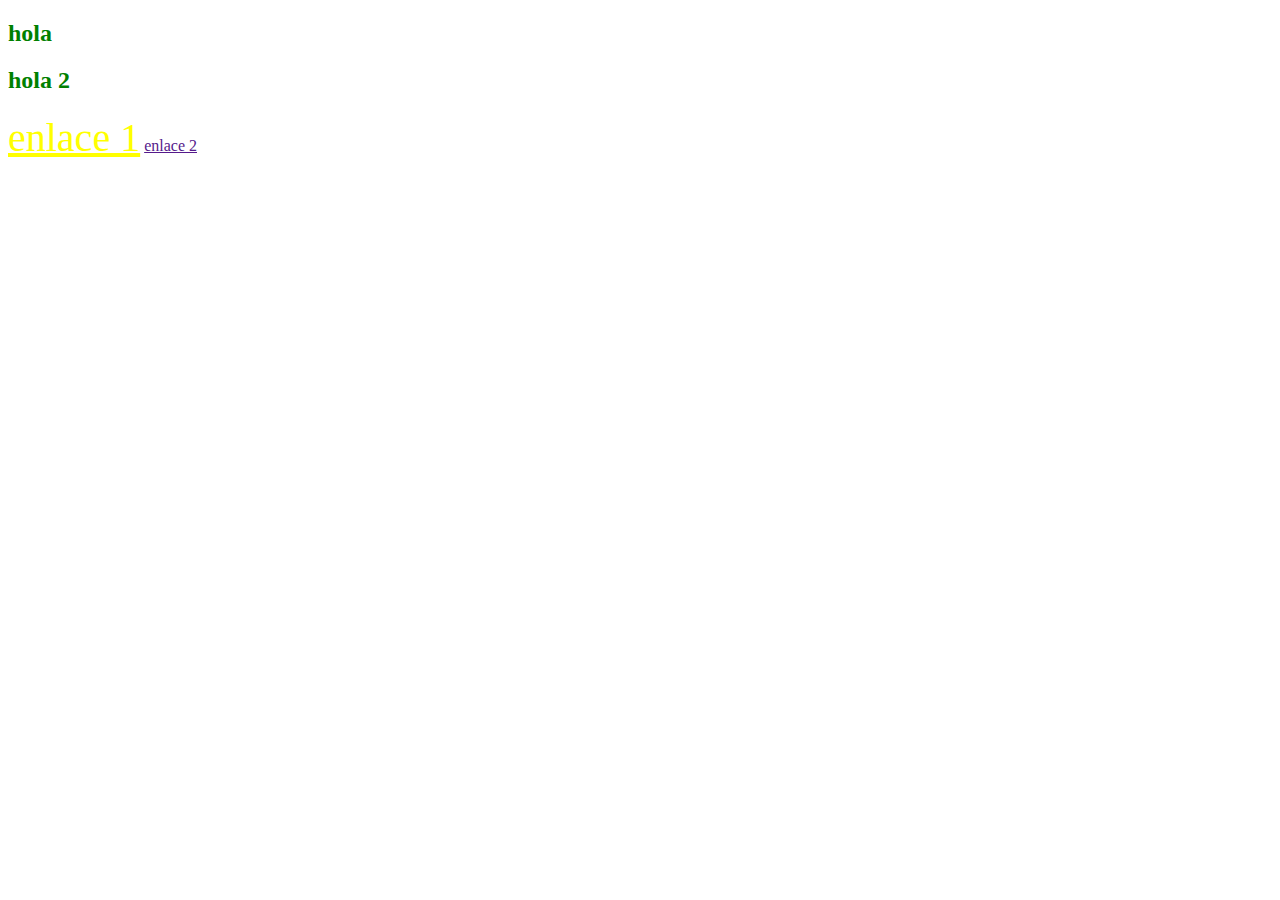
<file: Plastic and Fashion_frontend/Personal/pruebas/index.html>
<!DOCTYPE html>
<html lang="en">
<head>
    <meta charset="UTF-8">
    <meta name="viewport" content="width=device-width, initial-scale=1.0">
    <title>Document</title>
    <link rel="stylesheet" href="index.css"> 
</head>
<body>

    <h2>hola</h2>
    <h2>hola 2</h2>

    <a href="" class="yell">enlace 1</a>
    <a href="" class="yell2">enlace 2</a>
</body>
</html>
</file>
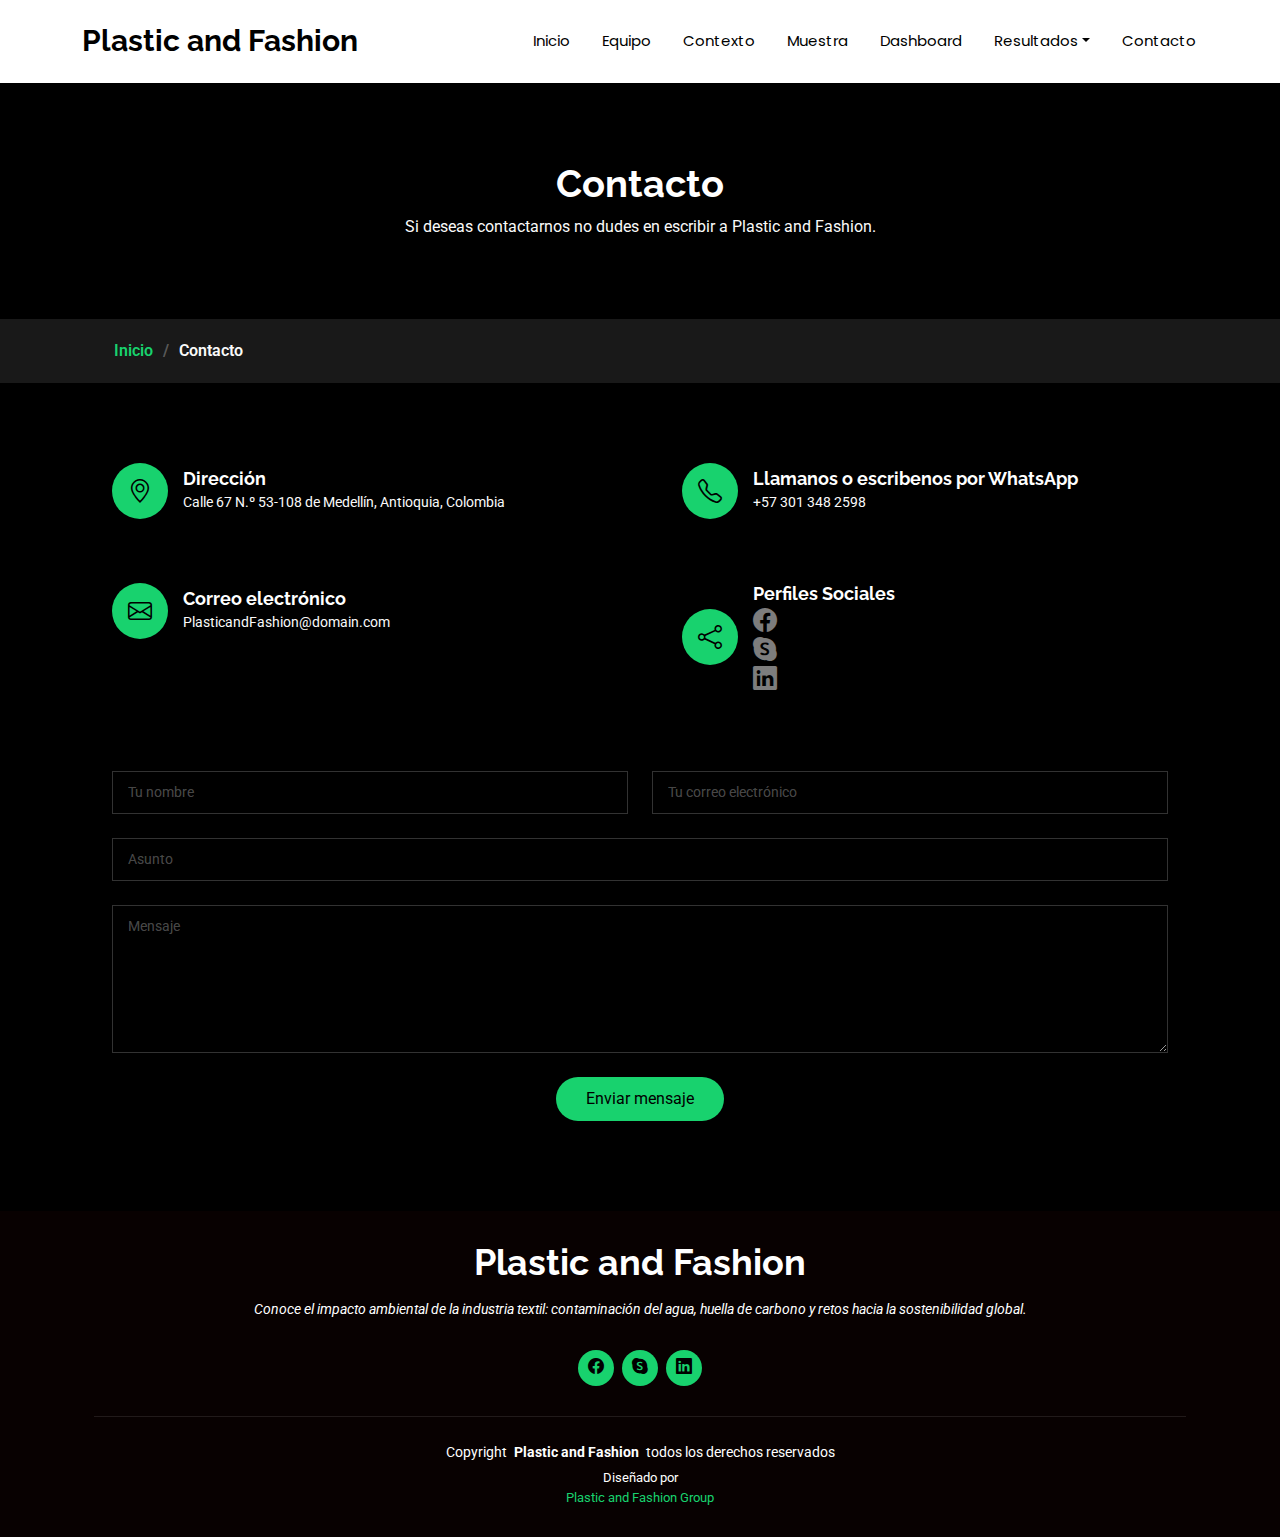
<file: Plastic and Fashion_frontend/Personal/contact.html>
<!DOCTYPE html>
<html lang="Es">

<head>
  <meta charset="utf-8">
  <meta content="width=device-width, initial-scale=1.0" name="viewport">
  <title>Contacto - Plastic and Fashion</title>
  <meta name="description" content="Descubre cómo la moda contamina y qué estrategias sostenibles pueden transformar la industria textil hacia un futuro responsable.">
  <meta name="keywords" content="Plastico, fashion, ropa, sustentable, sostenible, medio ambiente, contaminacion, reciclaje">

  <!-- Favicons -->
  <link href="assets/img/favicon.png" rel="icon">
  <link href="assets/img/apple-touch-icon.png" rel="apple-touch-icon">

  <!-- Fonts -->
  <link href="https://fonts.googleapis.com" rel="preconnect">
  <link href="https://fonts.gstatic.com" rel="preconnect" crossorigin>
  <link href="https://fonts.googleapis.com/css2?family=Roboto:ital,wght@0,100;0,300;0,400;0,500;0,700;0,900;1,100;1,300;1,400;1,500;1,700;1,900&family=Poppins:ital,wght@0,100;0,200;0,300;0,400;0,500;0,600;0,700;0,800;0,900;1,100;1,200;1,300;1,400;1,500;1,600;1,700;1,800;1,900&family=Raleway:ital,wght@0,100;0,200;0,300;0,400;0,500;0,600;0,700;0,800;0,900;1,100;1,200;1,300;1,400;1,500;1,600;1,700;1,800;1,900&display=swap" rel="stylesheet">

  <!-- Vendor CSS Files -->
  <link href="assets/vendor/bootstrap/css/bootstrap.min.css" rel="stylesheet">
  <link href="assets/vendor/bootstrap-icons/bootstrap-icons.css" rel="stylesheet">
  <link href="assets/vendor/aos/aos.css" rel="stylesheet">
  <link href="assets/vendor/swiper/swiper-bundle.min.css" rel="stylesheet">
  <link href="assets/vendor/glightbox/css/glightbox.min.css" rel="stylesheet">

  <!-- Main CSS File -->
  <link href="assets/css/main.css" rel="stylesheet">

  <!-- =======================================================
  * Template Name: Personal
  * Template URL: https://bootstrapmade.com/personal-free-resume-bootstrap-template/
  * Updated: Mar 05 2025 with Bootstrap v5.3.3
  * Author: BootstrapMade.com
  * License: https://bootstrapmade.com/license/
  ======================================================== -->
</head>

<body class="contact-page">

  <header id="header" class="header d-flex align-items-center fixed-top">
    <div class="container-fluid container-xl position-relative d-flex align-items-center justify-content-between">

      <a href="index.html" class="logo d-flex align-items-center">
        <!-- Uncomment the line below if you also wish to use an image logo -->
        <!-- <img src="assets/img/logo.webp" alt=""> -->
        <h1 class="sitename">Plastic and Fashion</h1>
      </a>

      <nav id="navmenu" class="navmenu">
        <ul>
          <li><a href="index.html">Inicio</a></li>
          <li><a href="about.html">Equipo</a></li>
          <li><a href="resume.html">Contexto</a></li>
          <li><a href="Muestras.html">Muestra</a></li>
          <li><a href="portfolio.html">Dashboard</a></li>
          <li><div class="dropdown custom-dropdown"><a href="services.html" class="dropdown-toggle">Resultados</a>
            <ul class="dropdown-menu custom-dropdown-menu"  aria-labelledby="dropdownMenuButton">
              <li><a class="dropdown-item" href="service-details.html">Analisis de resultados</a></li>
              <li><a class="dropdown-item" href="service-details-2.html">Producciónes mas limpias</a></li>
            </ul> 
          </div></li>
          
        
          <li><a href="contact.html" class="active">Contacto</a></li>
        </ul>
        <i class="mobile-nav-toggle d-xl-none bi bi-list"></i>
      </nav>

    </div>
  </header>

  <main class="main">

    <!-- Page Title -->
    <div class="page-title" data-aos="fade">
      <div class="heading">
        <div class="container">
          <div class="row d-flex justify-content-center text-center">
            <div class="col-lg-8">
              <h1>Contacto</h1>
              <p class="mb-0">Si deseas contactarnos no dudes en escribir a Plastic and Fashion.</p>
            </div>
          </div>
        </div>
      </div>
      <nav class="breadcrumbs">
        <div class="container">
          <ol>
            <li><a href="index.html">Inicio</a></li>
            <li class="current">Contacto</li>
          </ol>
        </div>
      </nav>
    </div><!-- End Page Title -->

    <!-- Contact Section -->
    <section id="contact" class="contact section">

      <div class="container" data-aos="fade-up" data-aos-delay="100">

        <div class="row gy-4">

          <div class="col-md-6">
            <div class="info-item d-flex align-items-center" data-aos="fade-up" data-aos-delay="200">
              <i class="icon bi bi-geo-alt flex-shrink-0"></i>
              <div>
                <h3>Dirección</h3>
                <p>Calle 67 N.º 53-108 de Medellín, Antioquia, Colombia</p>
              </div>
            </div>
          </div><!-- End Info Item -->

          <div class="col-md-6">
            <div class="info-item d-flex align-items-center" data-aos="fade-up" data-aos-delay="300">
              <i class="icon bi bi-telephone flex-shrink-0"></i>
              <div>
                <h3>Llamanos o escribenos por WhatsApp</h3>
                <p>+57 301 348 2598</p>
              </div>
            </div>
          </div><!-- End Info Item -->

          <div class="col-md-6">
            <div class="info-item d-flex align-items-center" data-aos="fade-up" data-aos-delay="400">
              <i class="icon bi bi-envelope flex-shrink-0"></i>
              <div>
                <h3>Correo electrónico</h3>
                <p>PlasticandFashion@domain.com</p>
              </div>
            </div>
          </div><!-- End Info Item -->

          <div class="col-md-6">
            <div class="info-item d-flex align-items-center" data-aos="fade-up" data-aos-delay="500">
              <i class="icon bi bi-share flex-shrink-0"></i>
              <div>
                <h3>Perfiles Sociales</h3>
                <div class="social-links">
        <a href="https://www.facebook.com/share/g/1CQcZm95CR/"><i class="bi bi-facebook"></i></a>
        <a href="https://join.skype.com/invite/your-skype-link"><i class="bi bi-skype"></i></a>
        <a href="https://www.linkedin.com/company/talentotechoriente/"><i class="bi bi-linkedin"></i></a>
                </div>
              </div>
            </div>
          </div><!-- End Info Item -->

        </div>

        <form action="forms/contact.php" method="post" class="php-email-form" data-aos="fade-up" data-aos-delay="600">
          <div class="row gy-4">

            <div class="col-md-6">
              <input type="text" name="name" class="form-control" placeholder="Tu nombre" required="">
            </div>

            <div class="col-md-6 ">
              <input type="email" class="form-control" name="email" placeholder="Tu correo electrónico" required="">
            </div>

            <div class="col-md-12">
              <input type="text" class="form-control" name="subject" placeholder="Asunto" required="">
            </div>

            <div class="col-md-12">
              <textarea class="form-control" name="message" rows="6" placeholder="Mensaje" required=""></textarea>
            </div>

            <div class="col-md-12 text-center">
              <div class="loading">Cargando</div>
              <div class="error-message"></div>
              <div class="sent-message">Tu mensaje ha sido enviado. ¡Gracias!</div>

              <button type="submit">Enviar mensaje</button>
            </div>

          </div>
        </form><!-- End Contact Form -->

      </div>

    </section><!-- /Contact Section -->

  </main>

  <footer id="footer" class="footer dark-background">
    <div class="container">
      <h3 class="sitename">Plastic and Fashion</h3>
      <p>Conoce el impacto ambiental de la industria textil: contaminación del agua, huella de carbono y retos hacia la sostenibilidad global.</p>
      <div class="social-links d-flex justify-content-center">
        <a href="https://www.facebook.com/share/g/1CQcZm95CR/" class="pt-2"><i class="bi bi-facebook mt-4"></i></a>
        <a href="https://join.skype.com/invite/your-skype-link" class="pt-2"><i class="bi bi-skype mt-4"></i></a>
        <a href="https://www.linkedin.com/company/talentotechoriente/" class="pt-2"><i class="bi bi-linkedin mt-4"></i></a>
      </div>
      <div class="container">
        <div class="copyright">
          <span>Copyright</span> <strong class="px-1 sitename">Plastic and Fashion</strong> <span>todos los derechos reservados</span>
        </div>
        <div class="credits">
          <!-- All the links in the footer should remain intact. -->
          <!-- You can delete the links only if you've purchased the pro version. -->
          <!-- Licensing information: https://bootstrapmade.com/license/ -->
          <!-- Purchase the pro version with working PHP/AJAX contact form: [buy-url] -->
          Diseñado por <a href="about.html">Plastic and Fashion Group</a>
        </div>
      </div>
    </div>
  </footer>

  <!-- Scroll Top -->
  <a href="#" id="scroll-top" class="scroll-top d-flex align-items-center justify-content-center"><i class="bi bi-arrow-up-short"></i></a>

  <!-- Preloader -->
  <div id="preloader"></div>

  <!-- Vendor JS Files -->
  <script src="assets/vendor/bootstrap/js/bootstrap.bundle.min.js"></script>
  <script src="assets/vendor/php-email-form/validate.js"></script>
  <script src="assets/vendor/aos/aos.js"></script>
  <script src="assets/vendor/typed.js/typed.umd.js"></script>
  <script src="assets/vendor/purecounter/purecounter_vanilla.js"></script>
  <script src="assets/vendor/waypoints/noframework.waypoints.js"></script>
  <script src="assets/vendor/swiper/swiper-bundle.min.js"></script>
  <script src="assets/vendor/glightbox/js/glightbox.min.js"></script>
  <script src="assets/vendor/imagesloaded/imagesloaded.pkgd.min.js"></script>
  <script src="assets/vendor/isotope-layout/isotope.pkgd.min.js"></script>

  <!-- Main JS File -->
  <script src="assets/js/main.js"></script>

</body>

</html>
</file>
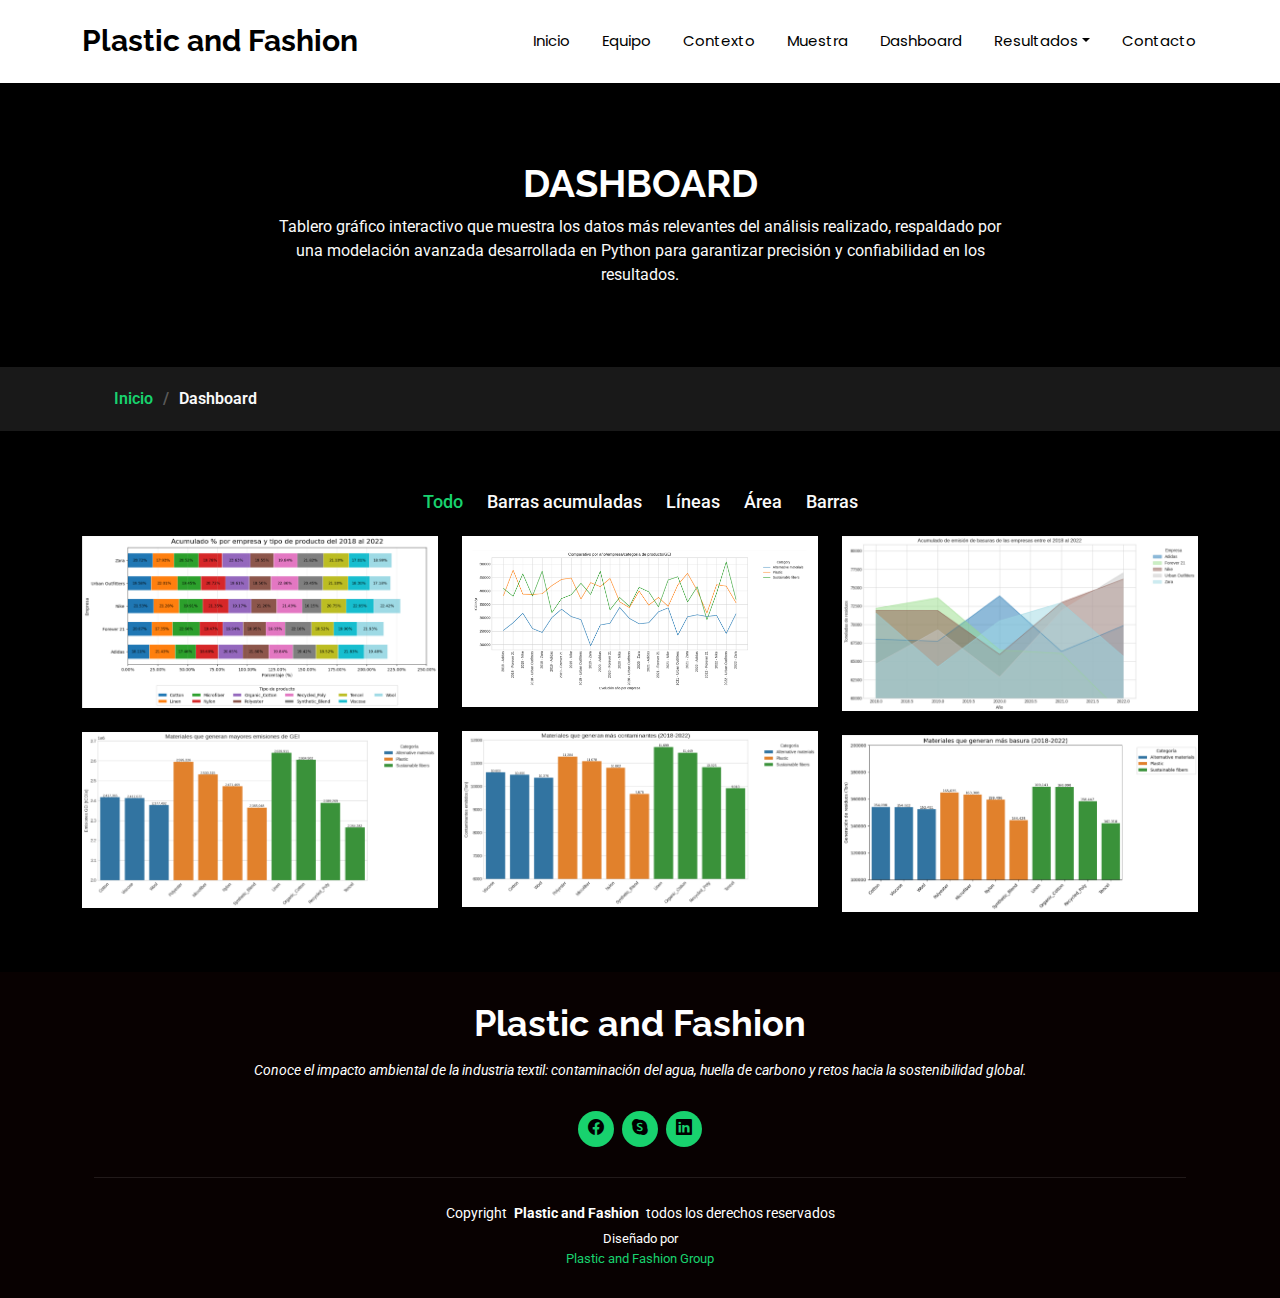
<file: Plastic and Fashion_frontend/Personal/portfolio.html>
<!DOCTYPE html>
<html lang="en">

<head>
  <meta charset="utf-8">
  <meta content="width=device-width, initial-scale=1.0" name="viewport">
  <title>Dashboard - Plastic and Fashion</title>
  <meta name="description" content="Descubre cómo la moda contamina y qué estrategias sostenibles pueden transformar la industria textil hacia un futuro responsable.">
  <meta name="keywords" content="Plastico, fashion, ropa, sustentable, sostenible, medio ambiente, contaminacion, reciclaje">

  <!-- Favicons -->
  <link href="assets/img/favicon.png" rel="icon">
  <link href="assets/img/apple-touch-icon.png" rel="apple-touch-icon">

  <!-- Fonts -->
  <link href="https://fonts.googleapis.com" rel="preconnect">
  <link href="https://fonts.gstatic.com" rel="preconnect" crossorigin>
  <link href="https://fonts.googleapis.com/css2?family=Roboto:ital,wght@0,100;0,300;0,400;0,500;0,700;0,900;1,100;1,300;1,400;1,500;1,700;1,900&family=Poppins:ital,wght@0,100;0,200;0,300;0,400;0,500;0,600;0,700;0,800;0,900;1,100;1,200;1,300;1,400;1,500;1,600;1,700;1,800;1,900&family=Raleway:ital,wght@0,100;0,200;0,300;0,400;0,500;0,600;0,700;0,800;0,900;1,100;1,200;1,300;1,400;1,500;1,600;1,700;1,800;1,900&display=swap" rel="stylesheet">

  <!-- Vendor CSS Files -->
  <link href="assets/vendor/bootstrap/css/bootstrap.min.css" rel="stylesheet">
  <link href="assets/vendor/bootstrap-icons/bootstrap-icons.css" rel="stylesheet">
  <link href="assets/vendor/aos/aos.css" rel="stylesheet">
  <link href="assets/vendor/swiper/swiper-bundle.min.css" rel="stylesheet">
  <link href="assets/vendor/glightbox/css/glightbox.min.css" rel="stylesheet">

  <!-- Main CSS File -->
  <link href="assets/css/main.css" rel="stylesheet">

  <!-- =======================================================
  * Template Name: Personal
  * Template URL: https://bootstrapmade.com/personal-free-resume-bootstrap-template/
  * Updated: Mar 05 2025 with Bootstrap v5.3.3
  * Author: BootstrapMade.com
  * License: https://bootstrapmade.com/license/
  ======================================================== -->
</head>

<body class="portfolio-page">

  <header id="header" class="header d-flex align-items-center fixed-top">
    <div class="container-fluid container-xl position-relative d-flex align-items-center justify-content-between">

      <a href="index.html" class="logo d-flex align-items-center">
        <!-- Uncomment the line below if you also wish to use an image logo -->
        <!-- <img src="assets/img/logo.webp" alt=""> -->
        <h1 class="sitename">Plastic and Fashion</h1>
      </a>

      <nav id="navmenu" class="navmenu">
        <ul>
          <li><a href="index.html">Inicio</a></li>
          <li><a href="about.html">Equipo</a></li>
          <li><a href="resume.html">Contexto</a></li>
          <li><a href="Muestras.html">Muestra</a></li>
          <li><a href="portfolio.html">Dashboard</a></li>
          <li><div class="dropdown custom-dropdown"><a href="services.html" class="dropdown-toggle">Resultados</a>
            <ul class="dropdown-menu custom-dropdown-menu"  aria-labelledby="dropdownMenuButton">
              <li><a class="dropdown-item" href="service-details.html">Analisis de resultados</a></li>
              <li><a class="dropdown-item" href="service-details-2.html">Producciónes mas limpias</a></li>
            </ul> 
          </div></li>
          
          <li><a href="contact.html">Contacto</a></li>
            </ul>
          </ul>
        <i class="mobile-nav-toggle d-xl-none bi bi-list"></i>
      </nav>

    </div>
  </header>

  <main class="main">

    <!-- Page Title -->
    <div class="page-title" data-aos="fade">
      <div class="heading">
        <div class="container">
          <div class="row d-flex justify-content-center text-center">
            <div class="col-lg-8">
              <h1>DASHBOARD</h1>
              <p class="mb-0">Tablero gráfico interactivo que muestra los datos más relevantes del análisis realizado, respaldado por una modelación avanzada desarrollada en Python para garantizar precisión y confiabilidad en los resultados.</p>
            </div>
          </div>
        </div>
      </div>
      <nav class="breadcrumbs">
        <div class="container">
          <ol>
            <li><a href="index.html">Inicio</a></li>
            <li class="current">Dashboard</li>
          </ol>
        </div>
      </nav>
    </div><!-- End Page Title -->

    <!-- Portfolio Section -->
    <section id="portfolio" class="portfolio section">

      <div class="container">

        <div class="isotope-layout" data-default-filter="*" data-layout="masonry" data-sort="original-order">

          <ul class="portfolio-filters isotope-filters" data-aos="fade-up" data-aos-delay="100">
            <li data-filter="*" class="filter-active">Todo</li>
            <li data-filter=".filter-app">Barras acumuladas</li>
            <li data-filter=".filter-product">Líneas</li>
            <li data-filter=".filter-branding">Área</li>
            <li data-filter=".filter-books">Barras</li>
          </ul><!-- End Portfolio Filters -->

          <div class="row gy-4 isotope-container justify-content-center" data-aos="fade-up" data-aos-delay="200">

            <div class="col-lg-4 col-md-6 portfolio-item isotope-item filter-app">
              <div class="portfolio-content h-100 w-100">
                <img src="assets/img/Graphics/Grafica1.png" class="img-fluid" alt="">
                <div class="portfolio-info">
                  <h4>Tipo de producto utilizado por cada empresa entre 2018 y 2022.</h4>
                  <p>Gráfico de barras acumuladas</p>
                  <a href="assets/img/Graphics/Grafica1.png" title="Entre 2018 y 2022, la industria textil mantuvo un predominio de fibras plásticas (57–64%), aunque con señales de transición hacia lo sostenible (34–42%). Las marcas destacan por estrategias diferenciadas: Nike en innovación (Tencel), Zara en algodón orgánico y Adidas en reciclaje, mientras Urban Outfitters y Forever 21 avanzan con menor impacto." data-gallery="portfolio-gallery-app" class="glightbox preview-link" height="800px" ><i class="bi bi-zoom-in"></i></a>
                </div>
              </div>
            </div><!-- End Portfolio Item -->

            <div class="col-lg-4 col-md-6 portfolio-item isotope-item filter-product">
              <div class="portfolio-content h-100">
                <img src="assets/img/Graphics/Grafica2.png" class="img-fluid" alt="">
                <div class="portfolio-info">
                  <h4>Emisiones de GEI por empresa de acuerdo a la categoría de producto entre 2018 a 2022.</h4>
                  <p>Gráfico de lineas</p>
                  <a href="assets/img/Graphics/Grafica2.png" title="Entre 2018 y 2022, los materiales alternativos generaron las menores emisiones de GEI, mientras que las fibras sostenibles sorprendieron como las más contaminantes, alcanzando su pico en 2022. Marcas como Zara y Urban Outfitters redujeron emisiones al incorporar más materiales alternativos." data-gallery="portfolio-gallery-product" class="glightbox preview-link"><i class="bi bi-zoom-in"></i></a>
                </div>
              </div>
            </div><!-- End Portfolio Item -->

            <div class="col-lg-4 col-md-6 portfolio-item isotope-item filter-branding">
              <div class="portfolio-content h-100">
                <img src="assets/img/Graphics/Grafica3.png" class="img-fluid" alt="">
                <div class="portfolio-info">
                  <h4>Evolución de emisión de contaminantes de las empresas entre el 2018 a 2022.</h4>
                  <p>Gráfico de área.</p>
                  <a href="assets/img/Graphics/Grafica3.png" title="Entre 2018 y 2022, las emisiones contaminantes textiles se mantuvieron altas (4,500–5,300 ton/año) sin una reducción sostenida; tras la caída en 2020 por la pandemia, repuntaron en 2021–2022, lideradas por Zara, Nike y Urban Outfitters, lo que evidencia que el impacto ambiental sigue ligado a la producción más que a estrategias de sostenibilidad." data-gallery="portfolio-gallery-branding" class="glightbox preview-link"><i class="bi bi-zoom-in"></i></a>
                </div>
              </div>
            </div><!-- End Portfolio Item -->

            <div class="col-lg-4 col-md-6 portfolio-item isotope-item filter-books">
              <div class="portfolio-content h-100">
                <img src="assets/img/Graphics/Grafica5.png" class="img-fluid" alt="">
                <div class="portfolio-info">
                  <h4>Materiales que generan más contaminantes.</h4>
                  <p>Gráfico de barras.</p>
                  <a href="assets/img/Graphics/Grafica5.png" title="Los plásticos (poliéster, microfibra, nylon) siguen siendo los mayores contaminantes por su origen fósil, mientras que fibras sostenibles como lino y algodón orgánico presentan altos impactos ligados al agua y la agricultura. En contraste, poliéster reciclado y Tencel muestran los niveles más bajos, confirmando la necesidad de reducir plásticos y ampliar fibras circulares y biodegradables." data-gallery="portfolio-gallery-book" class="glightbox preview-link"><i class="bi bi-zoom-in"></i></a>
                </div>
              </div>
            </div><!-- End Portfolio Item -->

            <div class="col-lg-4 col-md-6 portfolio-item isotope-item filter-books">
              <div class="portfolio-content h-100">
                <img src="assets/img/Graphics/Grafica4.png" class="img-fluid" alt="">
                <div class="portfolio-info">
                  <h4>Materiales que generan mayores emisiones de GEI.</h4>
                  <p>Gráfico de barras.</p>
                  <a href="assets/img/Graphics/Grafica4.png" title="Las fibras sostenibles resultaron ser la segunda categoría con mayores emisiones de GEI, destacando lino y algodón orgánico como los más contaminantes, mientras que en plásticos lidera el poliéster. Sin embargo, materiales como Tencel (sostenible) y mezclas sintéticas (plásticos) muestran menor impacto, y en conjunto los alternativos son los que menos emisiones producen." data-gallery="portfolio-gallery-book" class="glightbox preview-link"><i class="bi bi-zoom-in"></i></a>
                </div>
              </div>
            </div><!-- End Portfolio Item -->

            <div class="col-lg-4 col-md-6 portfolio-item isotope-item filter-books">
              <div class="portfolio-content h-100">
                <img src="assets/img/Graphics/Grafica6.png" class="img-fluid" alt="">
                <div class="portfolio-info">
                  <h4>Materiales que generan más basura.</h4>
                  <p>Gráfica de barras.</p>
                  <a href="assets/img/Graphics/Grafica6.png" title="Aunque fibras sostenibles como algodón orgánico y lino generan altos volúmenes de residuos, estos son biodegradables, a diferencia de los plásticos (poliéster, microfibra, nylon) cuyos desechos son persistentes y más contaminantes. Los alternativos se ubican en un nivel intermedio, mientras que Tencel y poliéster reciclado destacan por su bajo impacto, confirmando la urgencia de reducir plásticos y potenciar materiales circulares y biodegradables." data-gallery="portfolio-gallery-book" class="glightbox preview-link"><i class="bi bi-zoom-in"></i></a>
                </div>
              </div>
            </div><!-- End Portfolio Item -->

          </div><!-- End Portfolio Container -->

        </div>

      </div>

    </section><!-- /Portfolio Section -->

  </main>

  <footer id="footer" class="footer dark-background">
    <div class="container">
      <h3 class="sitename">Plastic and Fashion</h3>
      <p>Conoce el impacto ambiental de la industria textil: contaminación del agua, huella de carbono y retos hacia la sostenibilidad global.</p>
      <div class="social-links d-flex justify-content-center">
        <a href="https://www.facebook.com/share/g/1CQcZm95CR/" class="pt-2"><i class="bi bi-facebook mt-4"></i></a>
        <a href="https://join.skype.com/invite/your-skype-link" class="pt-2"><i class="bi bi-skype mt-4"></i></a>
        <a href="https://www.linkedin.com/company/talentotechoriente/" class="pt-2"><i class="bi bi-linkedin mt-4"></i></a>
      </div>
      <div class="container">
        <div class="copyright">
          <span>Copyright</span> <strong class="px-1 sitename">Plastic and Fashion</strong> <span>todos los derechos reservados</span>
        </div>
        <div class="credits">
          <!-- All the links in the footer should remain intact. -->
          <!-- You can delete the links only if you've purchased the pro version. -->
          <!-- Licensing information: https://bootstrapmade.com/license/ -->
          <!-- Purchase the pro version with working PHP/AJAX contact form: [buy-url] -->
          Diseñado por <a href="about.html">Plastic and Fashion Group</a>
        </div>
      </div>
    </div>
  </footer>

  <!-- Scroll Top -->
  <a href="#" id="scroll-top" class="scroll-top d-flex align-items-center justify-content-center"><i class="bi bi-arrow-up-short"></i></a>

  <!-- Preloader -->
  <div id="preloader"></div>

  <!-- Vendor JS Files -->
  <script src="assets/vendor/bootstrap/js/bootstrap.bundle.min.js"></script>
  <script src="assets/vendor/php-email-form/validate.js"></script>
  <script src="assets/vendor/aos/aos.js"></script>
  <script src="assets/vendor/typed.js/typed.umd.js"></script>
  <script src="assets/vendor/purecounter/purecounter_vanilla.js"></script>
  <script src="assets/vendor/waypoints/noframework.waypoints.js"></script>
  <script src="assets/vendor/swiper/swiper-bundle.min.js"></script>
  <script src="assets/vendor/glightbox/js/glightbox.min.js"></script>
  <script src="assets/vendor/imagesloaded/imagesloaded.pkgd.min.js"></script>
  <script src="assets/vendor/isotope-layout/isotope.pkgd.min.js"></script>

  <!-- Main JS File -->
  <script src="assets/js/main.js"></script>

</body>

</html>
</file>
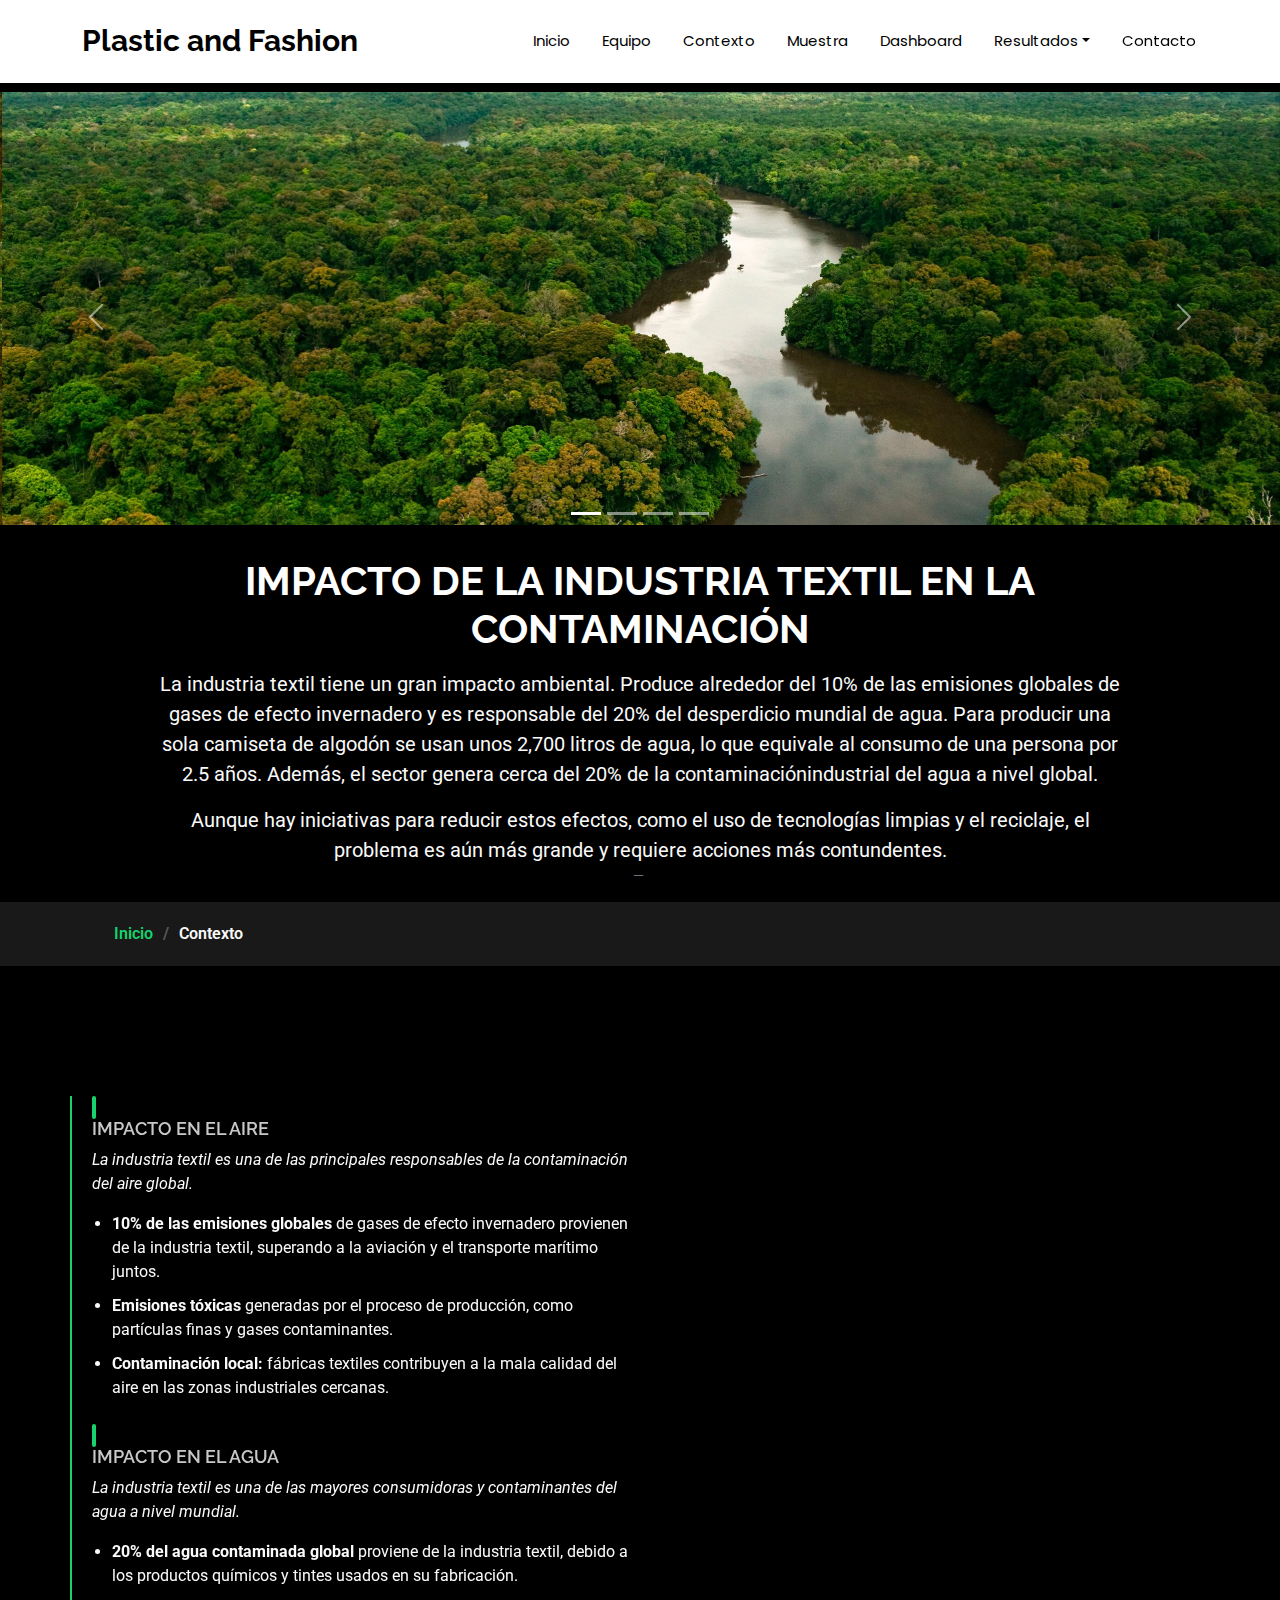
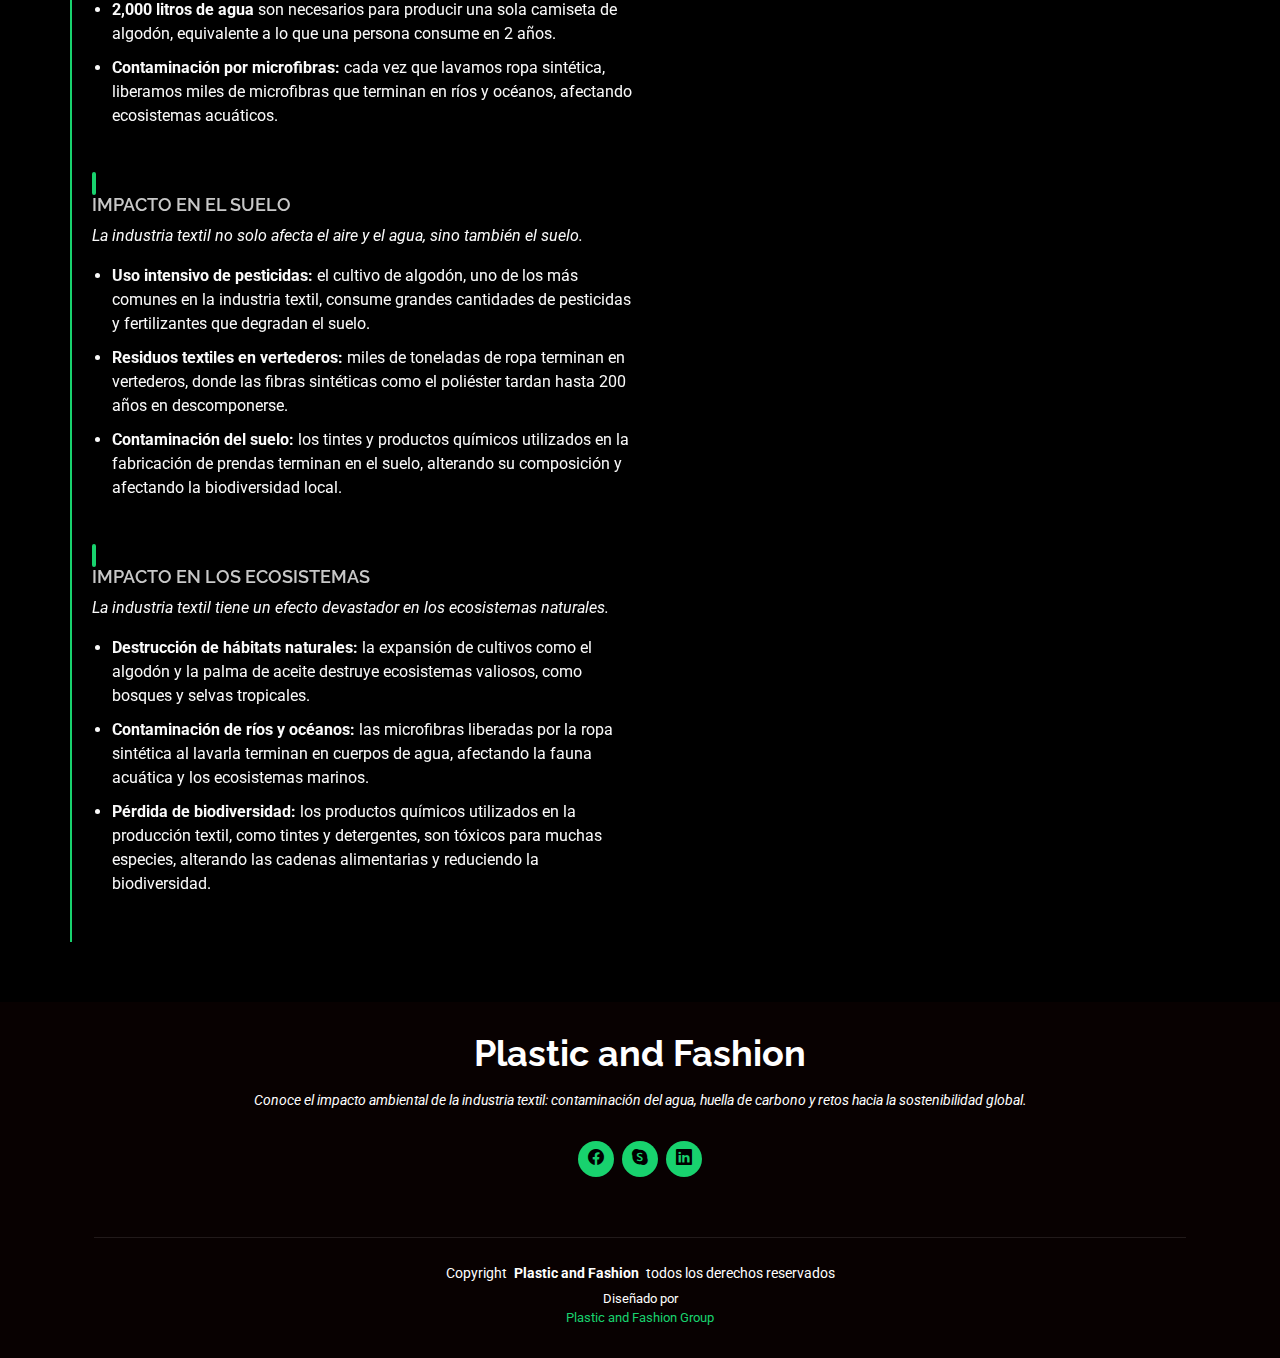
<file: Plastic and Fashion_frontend/Personal/resume.html>
<!DOCTYPE html>
<html lang="Es">

<head>
  <meta charset="utf-8">
  <meta content="width=device-width, initial-scale=1.0" name="viewport">
  <title>Contexto - Plastic and Fashion</title>
  <meta name="description"
    content="Descubre cómo la moda contamina y qué estrategias sostenibles pueden transformar la industria textil hacia un futuro responsable.">
  <meta name="keywords"
    content="Plastico, fashion, ropa, sustentable, sostenible, medio ambiente, contaminacion, reciclaje">

  <!-- Favicons -->
  <link href="assets/img/CO2.png" rel="icon">
  <link href="assets/img/apple-touch-icon.png" rel="apple-touch-icon">

  <!-- Fonts -->
  <link href="https://fonts.googleapis.com" rel="preconnect">
  <link href="https://fonts.gstatic.com" rel="preconnect" crossorigin>
  <link
    href="https://fonts.googleapis.com/css2?family=Roboto:ital,wght@0,100;0,300;0,400;0,500;0,700;0,900;1,100;1,300;1,400;1,500;1,700;1,900&family=Poppins:ital,wght@0,100;0,200;0,300;0,400;0,500;0,600;0,700;0,800;0,900;1,100;1,200;1,300;1,400;1,500;1,600;1,700;1,800;1,900&family=Raleway:ital,wght@0,100;0,200;0,300;0,400;0,500;0,600;0,700;0,800;0,900;1,100;1,200;1,300;1,400;1,500;1,600;1,700;1,800;1,900&display=swap"
    rel="stylesheet">


  <!-- Vendor CSS Files -->
  <link href="assets/vendor/bootstrap/css/bootstrap.min.css" rel="stylesheet">
  <link href="assets/vendor/bootstrap-icons/bootstrap-icons.css" rel="stylesheet">
  <link href="assets/vendor/aos/aos.css" rel="stylesheet">
  <link href="assets/vendor/swiper/swiper-bundle.min.css" rel="stylesheet">
  <link href="assets/vendor/glightbox/css/glightbox.min.css" rel="stylesheet">

    <link rel="stylesheet" href="	https://cdn.jsdelivr.net/npm/bootstrap@5.3.8/dist/css/bootstrap.min.css">


  <!-- Main CSS File -->
  <link href="assets/css/main.css" rel="stylesheet">

  <!-- =======================================================
  * Template Name: Personal
  * Template URL: https://bootstrapmade.com/personal-free-resume-bootstrap-template/
  * Updated: Mar 05 2025 with Bootstrap v5.3.3
  * Author: BootstrapMade.com
  * License: https://bootstrapmade.com/license/
  ======================================================== -->
</head>

<body class="resume-page">
<style>
img{
    transition: transform 0.4s ease, box-shadow 0.4s ease;
}
img:hover {
      transform: scale(1.1); /* agranda un poco */
      box-shadow: 0 10px 20px rgba(0, 195, 94, 0.4);
    }
</style>
  <header id="header" class="header d-flex align-items-center fixed-top">
    <div class="container-fluid container-xl position-relative d-flex align-items-center justify-content-between">

      <a href="index.html" class="logo d-flex align-items-center">
        <!-- Uncomment the line below if you also wish to use an image logo -->
        <!-- <img src="assets/img/logo.webp" alt=""> -->
        <h1 class="sitename">Plastic and Fashion</h1>
      </a>

      <nav id="navmenu" class="navmenu">
        <ul>
          <li><a href="index.html">Inicio</a></li>
          <li><a href="about.html">Equipo</a></li>
          <li><a href="resume.html">Contexto</a></li>
          <li><a href="Muestras.html">Muestra</a></li>
          <li><a href="portfolio.html">Dashboard</a></li>
          <li><div class="dropdown custom-dropdown"><a href="services.html" class="dropdown-toggle">Resultados</a>
            <ul class="dropdown-menu custom-dropdown-menu"  aria-labelledby="dropdownMenuButton">
              <li><a class="dropdown-item" href="service-details.html">Analisis de resultados</a></li>
              <li><a class="dropdown-item" href="service-details-2.html">Producciónes mas limpias</a></li>
            </ul> 
          </div></li>
          <li><a href="contact.html">Contacto</a></li>
        </ul>
        <i class="mobile-nav-toggle d-xl-none bi bi-list"></i>
      </nav>

    </div>
  </header>

  <main class="main">
    <!-- Page Title -->
    <div data-aos="fade">
      <div class="heading">
        <div class="container mx-0 px-0 w-100" style="max-width: 100%;">
          <div class="row d-flex justify-content-center text-center">
            <div class="w-100  mt-3 pt-3">
              <figure class="text-center">
                <blockquote class="blockquote">
                    <section style="padding-bottom: 0;"> <!-- <span style="color: green;">Contenedor principal del carrusel con la clase CSS que definimos arriba</span> -->
    <!-- Contenido debajo del carrusel -->
    <div class="container-fluid p-0"> <!-- <span style="color: green;">Contenedor fluido sin padding para que el carrusel ocupe todo el ancho</span> -->
      <!-- <span style="color: green;">Elemento principal del carrusel de Bootstrap con configuración automática</span> -->
      <div id="headerImageCarousel" class="carousel slide" data-bs-ride="carousel" data-bs-interval="5000">
        <!-- <span style="color: green;">data-bs-ride="carousel": Activa el carrusel automáticamente al cargar la página</span> -->
        <!-- <span style="color: green;">data-bs-interval="5000": Cambia de slide cada 5 segundos (5000 milisegundos)</span> -->
        
        <!-- <span style="color: green;">Indicadores del carrusel - puntos en la parte inferior que muestran el slide actual</span> -->
        <div class="carousel-indicators">
              
          <!-- <span style="color: green;">Botón indicador para el primer slide (activo por defecto)</span> -->
          <button type="button" data-bs-target="#headerImageCarousel" data-bs-slide-to="0" class="active" aria-current="true" aria-label="Residuos textiles"></button>
          <!-- <span style="color: green;">data-bs-target: ID del carrusel que controla este botón</span> -->
          <!-- <span style="color: green;">data-bs-slide-to="0": Indica que este botón lleva al slide número 0 (primero)</span> -->
          
          <!-- <span style="color: green;">Botón indicador para el segundo slide</span> -->
          <button type="button" data-bs-target="#headerImageCarousel" data-bs-slide-to="1" aria-label="Producción industrial"></button>
      
          <!-- <span style="color: green;">Botón indicador para el tercer slide</span> -->
          <button type="button" data-bs-target="#headerImageCarousel" data-bs-slide-to="2" aria-label="Reciclaje textil"></button>
          
          <!-- <span style="color: green;">Botón indicador para el cuarto slide</span> -->
          <button type="button" data-bs-target="#headerImageCarousel" data-bs-slide-to="3" aria-label="Manufactura textil"></button>
        </div>

        <!-- <span style="color: green;">Contenedor de todos los slides del carrusel</span> -->
        <div class="carousel-inner headerImageCarousel">
          <!--<span style="color: green;">SLIDE 1: Montaña de residuos textiles (activo por defecto)</span> -->
          <div class="carousel-item active"> <!-- <span style="color: green;">class="active": Este slide se muestra primero al cargar la página</span> -->
            <!-- <span style="color: green;">Imagen codificada en base64 para evitar dependencias de archivos externos</span> -->
            <img src="assets/img/Contexto/Carrusel1.jpg" alt = "Montaña de residuos textiles"
                class="d-block w-100" 
                alt="Montaña de residuos textiles">
            <!-- <span style="color: green;">class="d-block w-100": Hace que la imagen sea un elemento de bloque con ancho completo</span> -->
            
            <!-- <span style="color: green;">Leyenda superpuesta sobre la imagen</span> -->
            <div class="carousel-caption d-none d-md-block"></div> <!-- <span style="color: green;">d-none d-md-block: Oculta la leyenda en móviles, visible en tablets y desktop</span> -->
            
        <span class="typed-cursor typed-cursor--blink"></span>
      </p>
            </div>
          <!-- <span style="color: green;">SLIDE 2: Producción industrial textil</span> -->
          <div class="carousel-item"> <!-- <span style="color: green;">Sin class="active" porque no es el slide inicial</span> -->
            <img src="assets/img/Contexto/Carrusel2.jpg" alt="Máquinas de producción xtil"
                class="d-block w-100" 
                alt="Máquinas de producción textil">
            <div class="carousel-caption d-none d-md-block"></div>
            </div>
          <!-- <span style="color: green;">SLIDE 3: Concepto de reciclaje y economía circular</span> -->
          <div class="carousel-item">
            <img src="assets/img/Contexto/Carrusel3.jpg" alt="Símbolo de reciclaje con ropa"
                class="d-block w-100" 
                alt="Símbolo de reciclaje con ropa">
            <div class="carousel-caption d-none d-md-block"></div>
              
            </div>
          <!-- <span style="color: green;">SLIDE 4: Fábrica textil en funcionamiento</span> -->
          <div class="carousel-item">
            <img src="assets/img/Contexto/Carrusel4.jpg" 
                class="d-block w-100" 
                alt="Fábrica textil en funcionamiento">
            <div class="carousel-caption d-none d-md-block"></div>
          </div>
        <!-- <span style="color: green;">Controles de navegación del carrusel - flechas izquierda y derecha</span> -->
        <button class="carousel-control-prev" type="button" data-bs-target="#headerImageCarousel" data-bs-slide="prev">
          <!-- <span style="color: green;">data-bs-slide="prev": Comando para ir al slide anterior</span> -->
          <span class="carousel-control-prev-icon" aria-hidden="true"></span> <!-- <span style="color: green;">Icono de flecha izquierda</span> -->
          <span class="visually-hidden">Anterior</span> <!-- <span style="color: green;">Texto para lectores de pantalla (accesibilidad)</span> -->
        </button>
        
        <button class="carousel-control-next" type="button" data-bs-target="#headerImageCarousel" data-bs-slide="next">
          <!-- <span style="color: green;">data-bs-slide="next": Comando para ir al slide siguiente</span> -->
          <span class="carousel-control-next-icon" aria-hidden="true"></span> <!-- <span style="color: green;">Icono de flecha derecha</span> -->
          <span class="visually-hidden">Siguiente</span> <!-- <span style="color: green;">Texto para lectores de pantalla (accesibilidad)</span> -->
        </button>
      </div>
      
    </div>
  </section>
  <div class="w-75 mx-auto">
                  <h1 class="mb-3  mt-2 pt-2"><strong>IMPACTO DE LA INDUSTRIA TEXTIL EN LA CONTAMINACIÓN</strong></h1>
                  <p>La industria textil tiene un gran impacto ambiental. Produce alrededor del 10% de las emisiones globales de gases de efecto invernadero y es responsable del 20% del desperdicio mundial de agua. Para producir una sola camiseta de algodón se usan unos 2,700 litros de agua, lo que equivale al consumo de una persona por 2.5 años. Además, el sector genera cerca del 20% de la contaminaciónindustrial del agua a nivel global.</p>
                  <p>Aunque hay iniciativas para reducir estos efectos, como el uso de tecnologías limpias y el reciclaje, el problema es aún más grande y requiere acciones más contundentes.</p>
                </div>
                </blockquote>
                <figcaption class="blockquote-footer">
                </figcaption>
              </figure>
            </div>
          </div>
        </div>
      </div>
      <div class="page-title">
        <nav class="breadcrumbs">
          <div class="container">
            <ol>
              <li><a href="index.html">Inicio</a></li>
              <li class="current">Contexto</li>
            </ol>
          </div>
      </div>
      </nav>
    </div><!-- End Page Title -->

    <!-- Resume Section -->
    <section id="resume" class="resume section">

      <div class="container">

        <div class="row">

          <div class="col-lg-12" data-aos="fade-up" data-aos-delay="100">
            <h3 class="resume-title">Impactos por componente.</h3>
          </div>

            <div class="col-lg-6 resume-item pb-0">
              <h4>Impacto en el aire</h4>
              <p><em>La industria textil es una de las principales responsables de la contaminación del aire
                  global.</em></p>
              <ul>
                <li><b>10% de las emisiones globales</b> de gases de efecto invernadero provienen de la industria
                  textil, superando a la aviación y el transporte marítimo juntos.</li>
                <li><b>Emisiones tóxicas</b> generadas por el proceso de producción, como partículas finas y gases
                  contaminantes.</li>
                <li><b>Contaminación local:</b> fábricas textiles contribuyen a la mala calidad del aire en las zonas
                  industriales cercanas.</li>
              </ul>
            </div><!-- Edn Resume Item -->
            <div class="col-lg-6" data-aos="fade-up" data-aos-delay="100">
              <section class="about section px-1 py-0 pt-5">
                <div class="w-75 mx-auto">
                  <div class="card-deck bg-transparent">
                    <div class="card bg-transparent text-white">
                      <img class="card-img-top" src="assets\img\Contexto\contexto44.jpg" alt="Card image cap">
                        <div class="card-body">
                        </div>
                  </div>
                </div>
              </section>
            </div>

            <div class="col-lg-6 resume-item">
              <h4>Impacto en el agua</h4>
              <p><em>La industria textil es una de las mayores consumidoras y contaminantes del agua a nivel
                  mundial.</em></p>
              <ul>
                <li><b>20% del agua contaminada global</b> proviene de la industria textil, debido a los productos
                  químicos y tintes usados en su fabricación.</li>
                <li><b>2,000 litros de agua</b> son necesarios para producir una sola camiseta de algodón, equivalente a
                  lo que una persona consume en 2 años.</li>
                <li><b>Contaminación por microfibras:</b> cada vez que lavamos ropa sintética, liberamos miles de
                  microfibras que terminan en ríos y océanos, afectando ecosistemas acuáticos.</li>
              </ul>
            </div><!-- Edn Resume Item -->
            <div class="col-lg-6" data-aos="fade-up" data-aos-delay="100">
              <section class="about section px-1 py-0 pt-5">
                <div class="w-75 mx-auto">
                  <div class="card-deck bg-transparent">
                    <div class="card bg-transparent text-white">
                      <img class="card-img-top" src="assets\img\Contexto\contexto22.jpg" alt="Card image cap">
                        <div class="card-body">
                        </div>
                  </div>
                </div>
              </section>
            </div>
            <div class="col-lg-6 resume-item">
              <h4>Impacto en el suelo</h4>
              <p><em>La industria textil no solo afecta el aire y el agua, sino también el suelo.</em></p>
              <ul>
                <li><b>Uso intensivo de pesticidas:</b> el cultivo de algodón, uno de los más comunes en la industria
                  textil, consume grandes cantidades de pesticidas y fertilizantes que degradan el suelo.</li>
                <li><b>Residuos textiles en vertederos:</b> miles de toneladas de ropa terminan en vertederos, donde las
                  fibras sintéticas como el poliéster tardan hasta 200 años en descomponerse.</li>
                <li><b>Contaminación del suelo:</b> los tintes y productos químicos utilizados en la fabricación de
                  prendas terminan en el suelo, alterando su composición y afectando la biodiversidad local.</li>
              </ul>
            </div>
            <div class="col-lg-6" data-aos="fade-up" data-aos-delay="100">
              <section class="about section px-1 py-0 pt-5">
                <div class="w-75 mx-auto">
                  <div class="card-deck bg-transparent">
                    <div class="card bg-transparent text-white">
                      <img class="card-img-top" src="assets\img\Contexto\contexto33.jpg" alt="Card image cap">
                        <div class="card-body">
                        </div>
                  </div>
                </div>
              </section>
            </div>
            <div class="col-lg-6 resume-item">
              <h4>Impacto en los ecosistemas</h4>
              <p><em>La industria textil tiene un efecto devastador en los ecosistemas naturales. </em></p>
              <ul>
                <li><b>Destrucción de hábitats naturales:</b> la expansión de cultivos como el algodón y la palma de
                  aceite destruye ecosistemas valiosos, como bosques y selvas tropicales.</li>
                <li><b>Contaminación de ríos y océanos:</b> las microfibras liberadas por la ropa sintética al lavarla
                  terminan en cuerpos de agua, afectando la fauna acuática y los ecosistemas marinos.</li>
                <li><b>Pérdida de biodiversidad:</b> los productos químicos utilizados en la producción textil, como
                  tintes y detergentes, son tóxicos para muchas especies, alterando las cadenas alimentarias y
                  reduciendo la biodiversidad.</li>
              </ul>
              </div><!-- Edn Resume Item -->
            <div class="col-lg-6" data-aos="fade-up" data-aos-delay="100">
              <section class="about section px-1 py-0 pt-5">
                <div class="w-75 mx-auto">
                  <div class="card-deck bg-transparent">
                    <div class="card bg-transparent text-white">
                      <img class="card-img-top" src="assets\img\Contexto\contexto11.jpg" alt="Card image cap">
                        <div class="card-body">
                        </div>
                  </div>
                </div>
              </section>
            </div>
          </div><!-- Edn Resume Item -->
        </div>
      </div>
      </div>
    </section><!-- /Resume Section -->
  </main>

  <footer id="footer" class="footer dark-background">
    <div class="container">
      <h3 class="sitename">Plastic and Fashion</h3>
      <p>Conoce el impacto ambiental de la industria textil: contaminación del agua, huella de carbono y retos hacia la sostenibilidad global.</p>
      <div class="social-links d-flex justify-content-center"></p>
      <div class="social-links d-flex justify-content-center">
        <a href="https://www.facebook.com/share/g/1CQcZm95CR/" target="_blank" rel="noopener noreferrer" class="pt-2"><i class="bi bi-facebook mt-4"></i></a>
        <a href="https://join.skype.com/invite/your-skype-link" target="_blank" rel="noopener noreferrer" class="pt-2"><i class="bi bi-skype mt-4"></i></a>
        <a href="https://www.linkedin.com/company/talentotechoriente/" target="_blank" rel="noopener noreferrer" class="pt-2"><i class="bi bi-linkedin mt-4"></i></a>
      </div>
      </div>
      <div class="container">
        <div class="copyright">
          <span>Copyright</span> <strong class="px-1 sitename">Plastic and Fashion</strong> <span>todos los derechos reservados</span>
        </div>
        <div class="credits">
          <!-- All the links in the footer should remain intact. -->
          <!-- You can delete the links only if you've purchased the pro version. -->
          <!-- Licensing information: https://bootstrapmade.com/license/ -->
          <!-- Purchase the pro version with working PHP/AJAX contact form: [buy-url] -->
          Diseñado por <a href="about.html">Plastic and Fashion Group</a>
        </div>
      </div>
    </div>
  </footer>

  <!-- Scroll Top -->
  <a href="#" id="scroll-top" class="scroll-top d-flex align-items-center justify-content-center"><i
      class="bi bi-arrow-up-short"></i></a>

  <!-- Preloader -->
  <div id="preloader"></div>

  <!-- Vendor JS Files -->
  <script src="assets/vendor/bootstrap/js/bootstrap.bundle.min.js"></script>
  <script src="assets/vendor/php-email-form/validate.js"></script>
  <script src="assets/vendor/aos/aos.js"></script>
  <script src="assets/vendor/typed.js/typed.umd.js"></script>
  <script src="assets/vendor/purecounter/purecounter_vanilla.js"></script>
  <script src="assets/vendor/waypoints/noframework.waypoints.js"></script>
  <script src="assets/vendor/swiper/swiper-bundle.min.js"></script>
  <script src="assets/vendor/glightbox/js/glightbox.min.js"></script>
  <script src="assets/vendor/imagesloaded/imagesloaded.pkgd.min.js"></script>
  <script src="assets/vendor/isotope-layout/isotope.pkgd.min.js"></script>

    <script src="	https://cdn.jsdelivr.net/npm/bootstrap@5.3.8/dist/js/bootstrap.bundle.min.js"></script>


  <!-- Main JS File -->
  <script src="assets/js/main.js"></script>

</body>

</html>
</file>
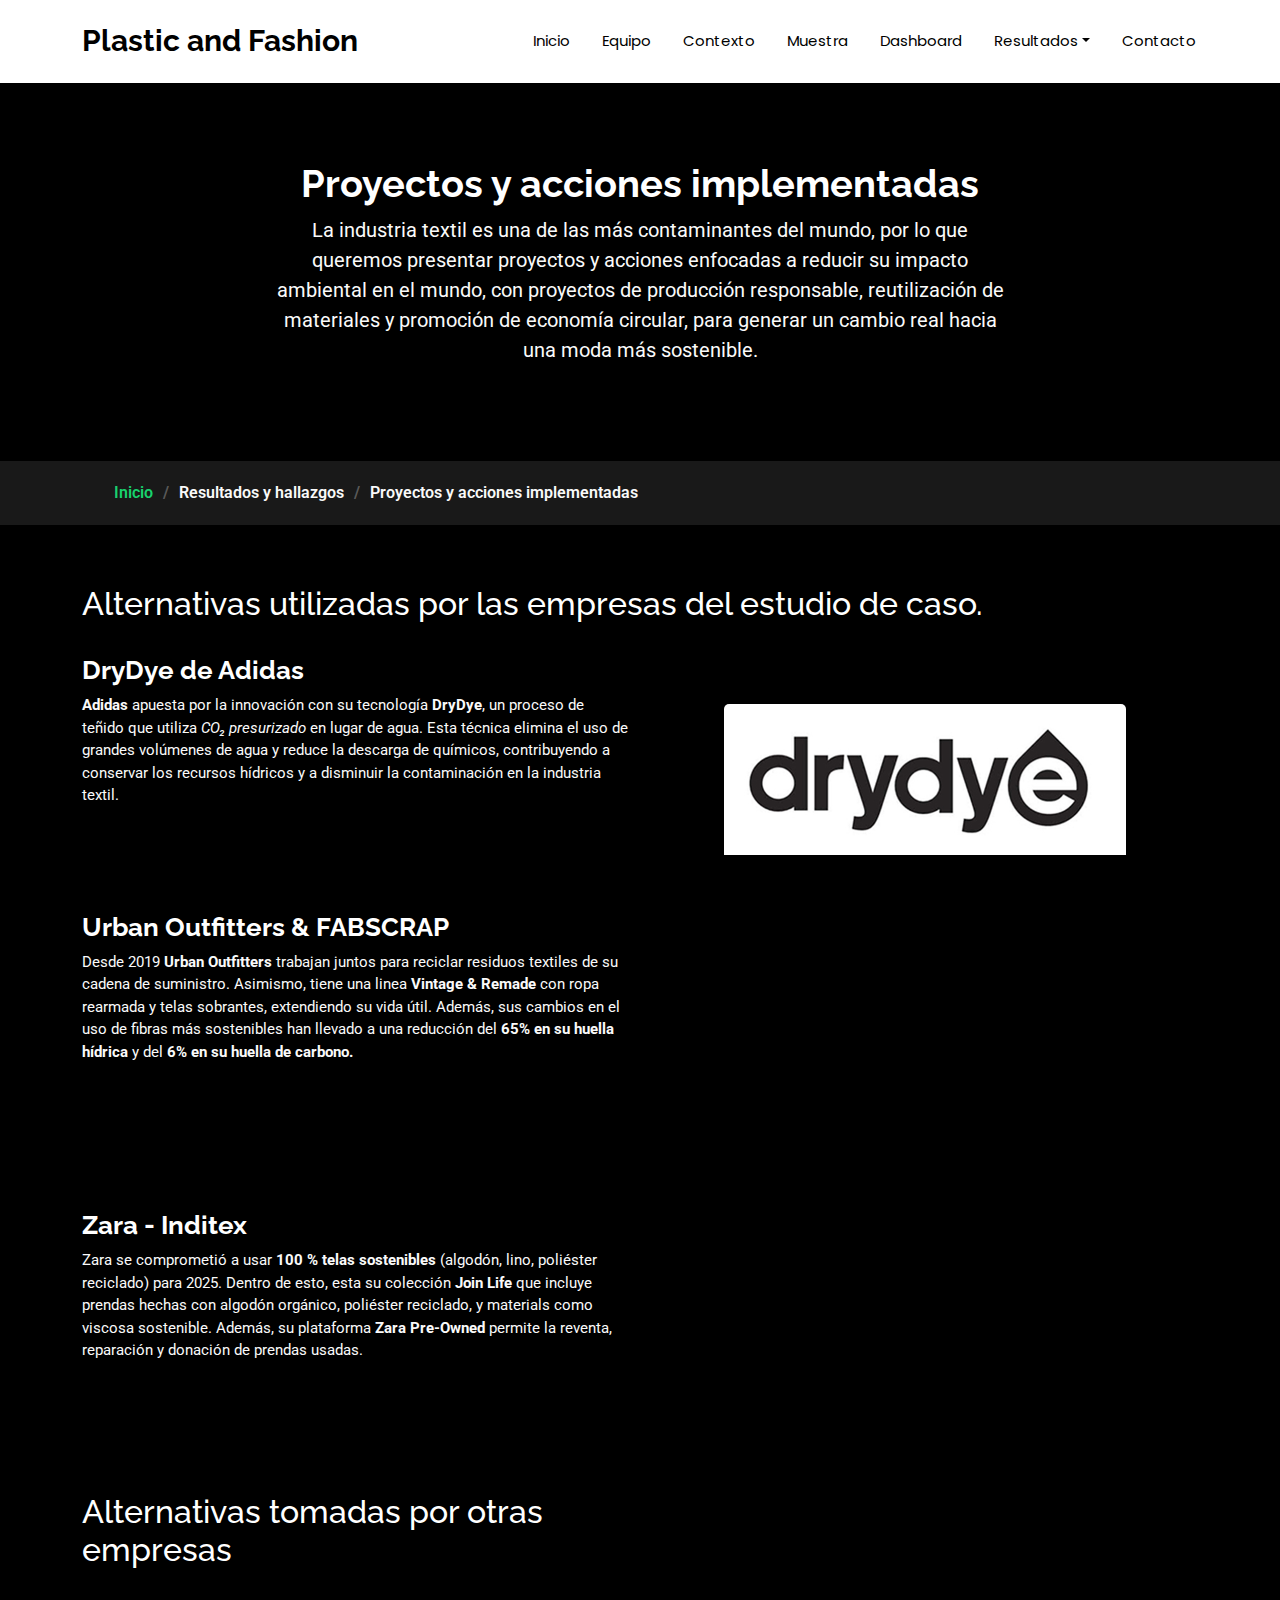
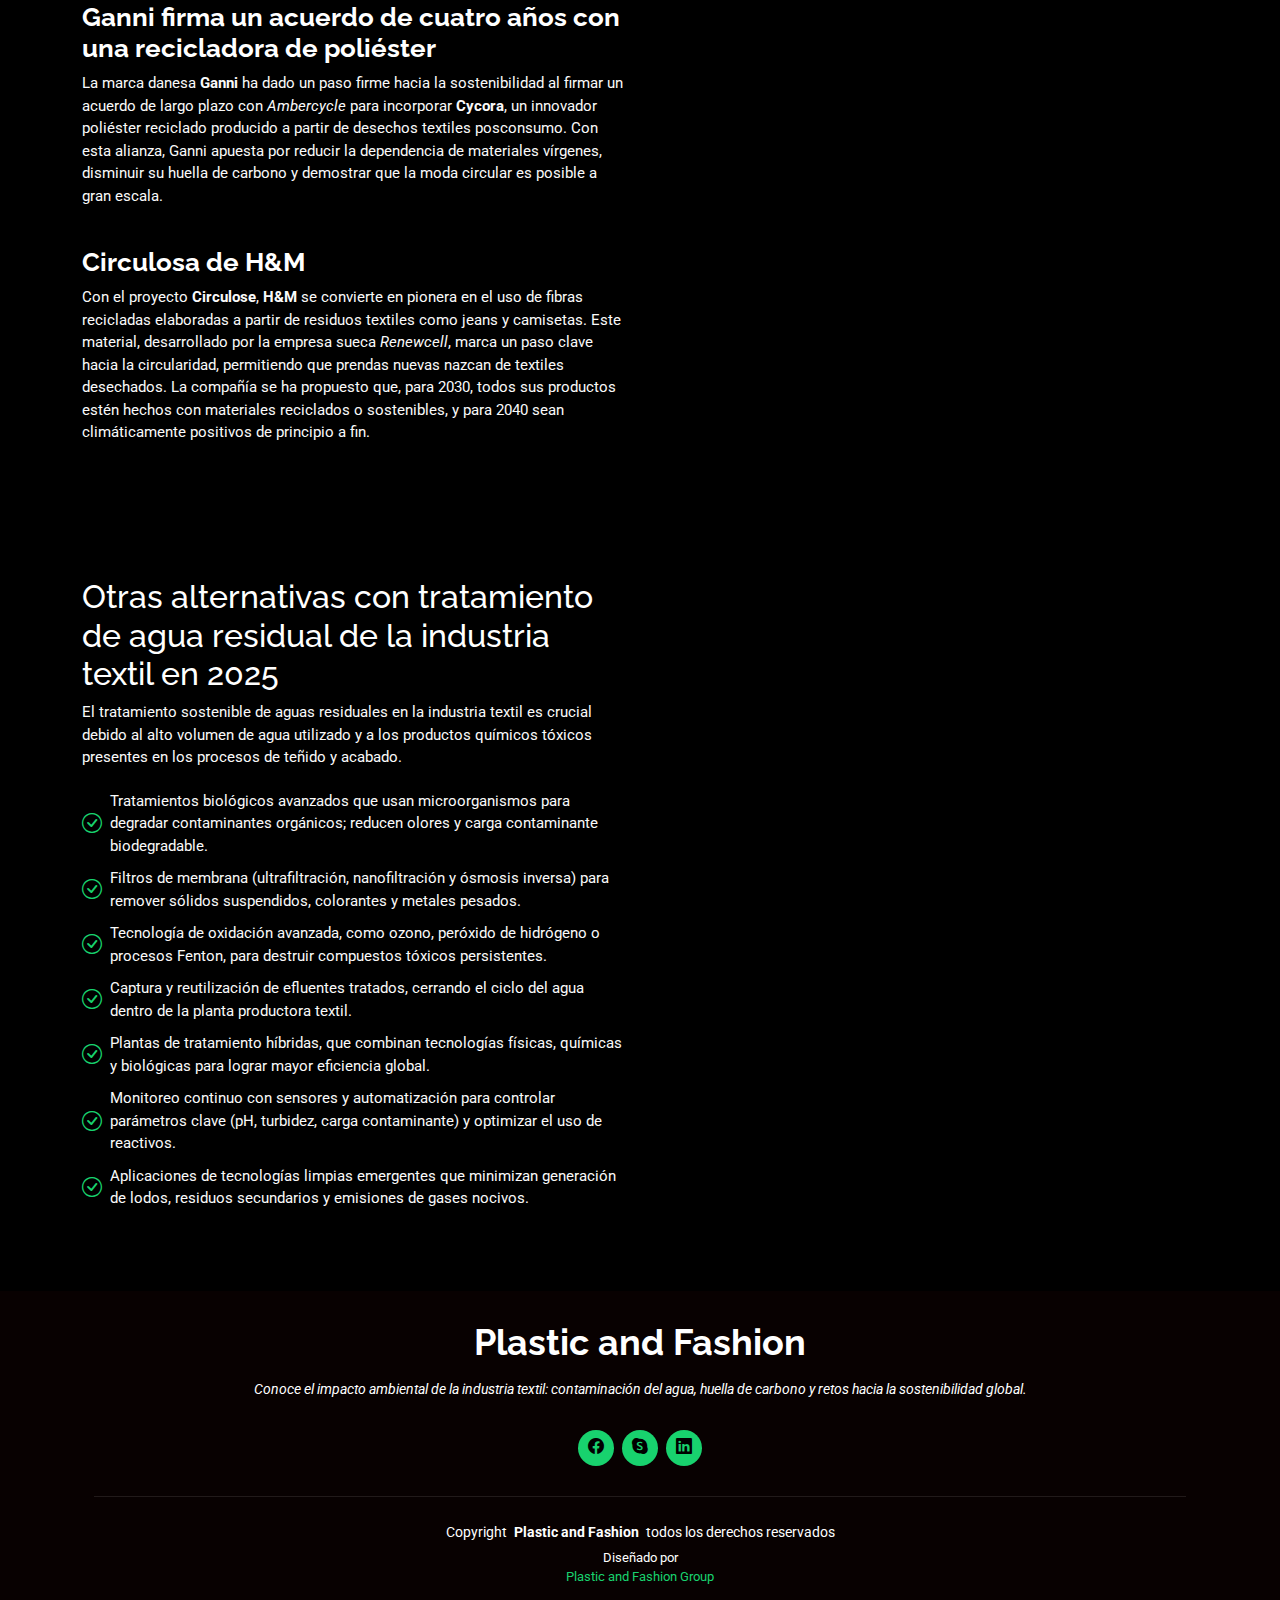
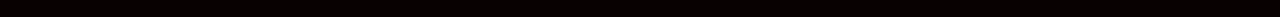
<file: Plastic and Fashion_frontend/Personal/service-details-2.html>
<!DOCTYPE html>
<html lang="Es">

<head>
  <meta charset="utf-8">
  <meta content="width=device-width, initial-scale=1.0" name="viewport">
  <title>Alternativas - Plastic and Fashion</title>
  <meta name="description" content="Descubre cómo la moda contamina y qué estrategias sostenibles pueden transformar la industria textil hacia un futuro responsable.">
  <meta name="keywords" content="Plastico, fashion, ropa, sustentable, sostenible, medio ambiente, contaminacion, reciclaje">

  <!-- Favicons -->
  <link href="assets/img/CO2.png" rel="icon">
  <link href="assets/img/apple-touch-icon.png" rel="apple-touch-icon">

  <!-- Fonts -->
  <link href="https://fonts.googleapis.com" rel="preconnect">
  <link href="https://fonts.gstatic.com" rel="preconnect" crossorigin>
  <link href="https://fonts.googleapis.com/css2?family=Roboto:ital,wght@0,100;0,300;0,400;0,500;0,700;0,900;1,100;1,300;1,400;1,500;1,700;1,900&family=Poppins:ital,wght@0,100;0,200;0,300;0,400;0,500;0,600;0,700;0,800;0,900;1,100;1,200;1,300;1,400;1,500;1,600;1,700;1,800;1,900&family=Raleway:ital,wght@0,100;0,200;0,300;0,400;0,500;0,600;0,700;0,800;0,900;1,100;1,200;1,300;1,400;1,500;1,600;1,700;1,800;1,900&display=swap" rel="stylesheet">

  <!-- Vendor CSS Files -->
  <link href="assets/vendor/bootstrap/css/bootstrap.min.css" rel="stylesheet">
  <link href="assets/vendor/bootstrap-icons/bootstrap-icons.css" rel="stylesheet">
  <link href="assets/vendor/aos/aos.css" rel="stylesheet">
  <link href="assets/vendor/swiper/swiper-bundle.min.css" rel="stylesheet">
  <link href="assets/vendor/glightbox/css/glightbox.min.css" rel="stylesheet">

  <!-- Main CSS File -->
  <link href="assets/css/main.css" rel="stylesheet">

  <!-- =======================================================
  * Template Name: Personal
  * Template URL: https://bootstrapmade.com/personal-free-resume-bootstrap-template/
  * Updated: Mar 05 2025 with Bootstrap v5.3.3
  * Author: BootstrapMade.com
  * License: https://bootstrapmade.com/license/
  ======================================================== -->
</head>
<body class="service-details-page">
  <style>
img{
    transition: transform 0.4s ease, box-shadow 0.4s ease;
}
img:hover {
      transform: scale(1.1); /* agranda un poco */
      box-shadow: 0 10px 20px rgba(0, 195, 94, 0.4);
    }
</style>
  <header id="header" class="header d-flex align-items-center fixed-top">
    <div class="container-fluid container-xl position-relative d-flex align-items-center justify-content-between">
      <a href="index.html" class="logo d-flex align-items-center">
        <!-- Uncomment the line below if you also wish to use an image logo -->
        <!-- <img src="assets/img/logo.webp" alt=""> -->
        <h1 class="sitename">Plastic and Fashion</h1>
      </a>
      <nav id="navmenu" class="navmenu">
        <ul>
          <li><a href="index.html">Inicio</a></li>
          <li><a href="about.html">Equipo</a></li>
          <li><a href="resume.html">Contexto</a></li>
          <li><a href="Muestras.html">Muestra</a></li>
          <li><a href="portfolio.html">Dashboard</a></li>
          <li><div class="dropdown custom-dropdown"><a href="services.html" class="dropdown-toggle">Resultados</a>
            <ul class="dropdown-menu custom-dropdown-menu"  aria-labelledby="dropdownMenuButton">
              <li><a class="dropdown-item" href="service-details.html">Analisis de resultados</a></li>
              <li><a class="dropdown-item" href="service-details-2.html">Producciónes mas limpias</a></li>
            </ul> 
          </div></li>
          <li><a href="contact.html">Contacto</a></li>
        </ul>
        <i class="mobile-nav-toggle d-xl-none bi bi-list"></i>
      </nav>
    </div>
  </header>
  <main class="main">
    <!-- Page Title -->
    <div class="page-title" data-aos="fade">
      <div class="heading">
        <div class="container">
          <div class="row d-flex justify-content-center text-center">
            <div class="col-lg-8">
              <figure class="text-center">
                <blockquote class="blockquote">
                  <h1>Proyectos y acciones implementadas</h1>
                  <p class="mb-3">La industria textil es una de las más contaminantes del mundo, por lo que queremos presentar proyectos y acciones enfocadas a reducir su impacto ambiental en el  mundo, con proyectos de producción responsable, reutilización de materiales y promoción de economía circular, para generar un cambio real hacia una moda más sostenible.</p>
                </blockquote>
              </figure>
            </div>
          </div>
        </div>
      </div>
      <nav class="breadcrumbs">
        <div class="container">
          <ol>
            <li><a href="index.html">Inicio</a></li>
            <li class="current">Resultados y hallazgos</li>
            <li class="">Proyectos y acciones implementadas</li>
          </ol>
        </div>
      </nav>
    </div><!-- End Page Title -->
    <!-- Service Details Section -->
    <section id="service-details" class="service-details section">
      <div class="container">
        <div class="row gy-4">

        <div class="col-lg-12" data-aos="fade-up" data-aos-delay="200">
          <h2> Alternativas utilizadas por las empresas del estudio de caso. </h2>
        </div>
        
        <div class="col-lg-6 resume-item">
          <h3>DryDye de Adidas</h3>
          <p><strong>Adidas</strong> apuesta por la innovación con su tecnología <strong>DryDye</strong>, un proceso de teñido que utiliza <em>CO₂ presurizado</em> en lugar de agua. Esta técnica elimina el uso de grandes volúmenes de agua y reduce la descarga de químicos, contribuyendo a conservar los recursos hídricos y a disminuir la contaminación en la industria textil.</p>
        </div><!-- Edn Resume Item -->
        <div class="col-lg-6" data-aos="fade-up" data-aos-delay="100">
          <section class="about section px-1 py-0 pt-5">
            <div class="w-75 mx-auto">
              <div class="card-deck bg-transparent">
                <div class="card bg-transparent text-white">
                  <img class="card-img-top" src="assets/img/services/Adidas2.jpg" alt="Card image cap">
                    <div class="card-body">
                  </div>
                </div>
              </div>
            </section>
          </div>
        <div class="col-lg-6 resume-item">
          <h3>Urban Outfitters & FABSCRAP</h3>
          <p>Desde 2019 <b>Urban Outfitters</b> trabajan juntos para reciclar residuos textiles de su cadena de suministro. Asimismo, tiene una linea <b>Vintage & Remade</b> con ropa rearmada y telas sobrantes, extendiendo su vida útil. Además, sus cambios en el uso de fibras más sostenibles han llevado a una reducción del <b>65% en su huella hídrica</b> y del <b>6% en su huella de carbono.</b> </p>
        </div><!-- Edn Resume Item -->
          <div class="col-lg-6" data-aos="fade-up" data-aos-delay="100">
              <section class="about section px-1 py-0 pt-5">
                <div class="w-75 mx-auto">
                  <div class="card-deck bg-transparent">
                    <div class="card bg-transparent text-white">
                      <img class="card-img-top" src="assets/img/services/Urban1.jpg" alt="Card image cap">
                        <div class="card-body">
                        </div>
                    </div>
                  </div>
                </div>
              </section>
            </div>
            <div class="col-lg-6 resume-item">
              <h3>Zara - Inditex</h3>
              <p>Zara se comprometió a usar <b>100 % telas sostenibles</b> (algodón, lino, poliéster reciclado) para 2025. Dentro de esto, esta su colección <b>Join Life</b> que incluye prendas hechas con algodón orgánico, poliéster reciclado, y materials como viscosa sostenible. Además, su plataforma <b>Zara Pre-Owned</b> permite la reventa, reparación y donación de prendas usadas.</p>
            </div><!-- Edn Resume Item -->
            <div class="col-lg-6" data-aos="fade-up" data-aos-delay="100">
              <section class="about section px-1 py-0 pt-5">
                    <div class="w-75 mx-auto">
                      <div class="card-deck bg-transparent">
                        <div class="card bg-transparent text-white">
                          <img class="card-img-top" src="assets/img/services/zara1.jpg"Card image cap">
                            <div class="card-body">
                            </div>
                    </div>
                  </div>
                </div>
              </section>
            </div>
          <div class="col-lg-6 resume-item">
            <h2> Alternativas tomadas por otras empresas </h2>
              <br>
                <h3>Ganni firma un acuerdo de cuatro años con una recicladora de poliéster</h3>
                  <p>La marca danesa <strong>Ganni</strong> ha dado un paso firme hacia la sostenibilidad al firmar un acuerdo de largo plazo con <em>Ambercycle</em> para incorporar <strong>Cycora</strong>, un innovador poliéster reciclado producido a partir de desechos textiles posconsumo. Con esta alianza, Ganni apuesta por reducir la dependencia de materiales vírgenes, disminuir su huella de carbono y demostrar que la moda circular es posible a gran escala.</p>
          </div><!-- Edn Resume Item -->
              <div class="col-lg-6" data-aos="fade-up" data-aos-delay="100">
                <section class="about section px-1 py-0 pt-5">
                  <div class="w-75 mx-auto">
                    <div class="card-deck bg-transparent">
                      <div class="card bg-transparent text-white">
                        <img class="card-img-top" src="assets/img/services/Ganni1.jpg" alt="Card image cap">
                          <div class="card-body">
                          </div>
                      </div>
                    </div>
                  </div>
                </section>
              </div>
                <div class="col-lg-6 resume-item">
                  <h3>Circulosa de H&M</h3>
                  <p>Con el proyecto <strong>Circulose</strong>, <strong>H&M</strong> se convierte en pionera en el uso de fibras recicladas elaboradas a partir de residuos textiles como jeans y camisetas. Este material, desarrollado por la empresa sueca <em>Renewcell</em>, marca un paso clave hacia la circularidad, permitiendo que prendas nuevas nazcan de textiles desechados. La compañía se ha propuesto que, para 2030, todos sus productos estén hechos con materiales reciclados o sostenibles, y para 2040 sean climáticamente positivos de principio a fin.</p>              
                </div><!-- Edn Resume Item -->
                    <div class="col-lg-6" data-aos="fade-up" data-aos-delay="100">
                      <section class="about section px-1 py-0 pt-5">
                        <div class="w-75 mx-auto">
                          <div class="card-deck bg-transparent">
                            <div class="card bg-transparent text-white">
                              <img class="card-img-top" src="assets/img/services/H&M1.jpg" alt="Card image cap">
                                <div class="card-body">
                                </div>
                            </div>
                          </div>
                        </div>
                      </section>
                    </div>
          <!-- Resume Item -->
            <div class="col-lg-6 resume-item">
              <h2>Otras alternativas con tratamiento de agua residual de la industria textil en 2025</h2>
              <p>El tratamiento sostenible de aguas residuales en la industria textil es crucial debido al alto volumen de agua utilizado y a los productos químicos tóxicos presentes en los procesos de teñido y acabado. </p>
              <ul>
                <li><i class="bi bi-check-circle"></i> <span>Tratamientos biológicos avanzados que usan microorganismos para degradar contaminantes orgánicos; reducen olores y carga contaminante biodegradable.</span></li>
                <li><i class="bi bi-check-circle"></i> <span>Filtros de membrana (ultrafiltración, nanofiltración y ósmosis inversa) para remover sólidos suspendidos, colorantes y metales pesados.</span></li>
                <li><i class="bi bi-check-circle"></i> <span>Tecnología de oxidación avanzada, como ozono, peróxido de hidrógeno o procesos Fenton, para destruir compuestos tóxicos persistentes.</span></li>
                <li><i class="bi bi-check-circle"></i> <span>Captura y reutilización de efluentes tratados, cerrando el ciclo del agua dentro de la planta productora textil.</span></li>
                <li><i class="bi bi-check-circle"></i> <span>Plantas de tratamiento híbridas, que combinan tecnologías físicas, químicas y biológicas para lograr mayor eficiencia global.</span></li>
                <li><i class="bi bi-check-circle"></i> <span>Monitoreo continuo con sensores y automatización para controlar parámetros clave (pH, turbidez, carga contaminante) y optimizar el uso de reactivos.</span></li>
                <li><i class="bi bi-check-circle"></i> <span>Aplicaciones de tecnologías limpias emergentes que minimizan generación de lodos, residuos secundarios y emisiones de gases nocivos.</span></li>
              </ul>
            </div><!-- Edn Resume Item -->
            <div class="col-lg-6" data-aos="fade-up" data-aos-delay="100">
              <section class="about section px-1 py-0 pt-5">
                <div class="w-75 mx-auto">
                  <div class="card-deck bg-transparent">
                    <div class="card bg-transparent text-white">
                      <img class="card-img-top" src="assets/img/services/aguasresiduales.jpg" alt="Card image cap">
                      <br>
                      <img class="card-img-top" src="assets/img/services/Tratamientos1.jpg" alt="Card image cap">
                        <div class="card-body">
                        </div>
                    </div>
                  </div>
                </div>
              </section>
            </div>
</main>

  <footer id="footer" class="footer dark-background">
    <div class="container">
      <h3 class="sitename">Plastic and Fashion</h3>
      <p>Conoce el impacto ambiental de la industria textil: contaminación del agua, huella de carbono y retos hacia la sostenibilidad global.</p>
      <div class="social-links d-flex justify-content-center">
        <a href="https://www.facebook.com/share/g/1CQcZm95CR/" target="_blank" rel="noopener noreferrer" class="pt-2"><i class="bi bi-facebook mt-4"></i></a>
        <a href="https://join.skype.com/invite/your-skype-link" target="_blank" rel="noopener noreferrer" class="pt-2"><i class="bi bi-skype mt-4"></i></a>
        <a href="https://www.linkedin.com/company/talentotechoriente/" target="_blank" rel="noopener noreferrer" class="pt-2"><i class="bi bi-linkedin mt-4"></i></a>
      </div>
      <div class="container">
        <div class="copyright">
          <span>Copyright</span> <strong class="px-1 sitename">Plastic and Fashion</strong> <span>todos los derechos reservados</span>
        </div>
        <div class="credits">
          <!-- All the links in the footer should remain intact. -->
          <!-- You can delete the links only if you've purchased the pro version. -->
          <!-- Licensing information: https://bootstrapmade.com/license/ -->
          <!-- Purchase the pro version with working PHP/AJAX contact form: [buy-url] -->
          Diseñado por <a href="about.html">Plastic and Fashion Group</a>
        </div>
      </div>
    </div>
  </footer>

  <!-- Scroll Top -->
  <a href="#" id="scroll-top" class="scroll-top d-flex align-items-center justify-content-center"><i class="bi bi-arrow-up-short"></i></a>

  <!-- Preloader -->
  <div id="preloader"></div>

  <!-- Vendor JS Files -->
  <script src="assets/vendor/bootstrap/js/bootstrap.bundle.min.js"></script>
  <script src="assets/vendor/php-email-form/validate.js"></script>
  <script src="assets/vendor/aos/aos.js"></script>
  <script src="assets/vendor/typed.js/typed.umd.js"></script>
  <script src="assets/vendor/purecounter/purecounter_vanilla.js"></script>
  <script src="assets/vendor/waypoints/noframework.waypoints.js"></script>
  <script src="assets/vendor/swiper/swiper-bundle.min.js"></script>
  <script src="assets/vendor/glightbox/js/glightbox.min.js"></script>
  <script src="assets/vendor/imagesloaded/imagesloaded.pkgd.min.js"></script>
  <script src="assets/vendor/isotope-layout/isotope.pkgd.min.js"></script>

  <!-- Main JS File -->
  <script src="assets/js/main.js"></script>

</body>
</file>
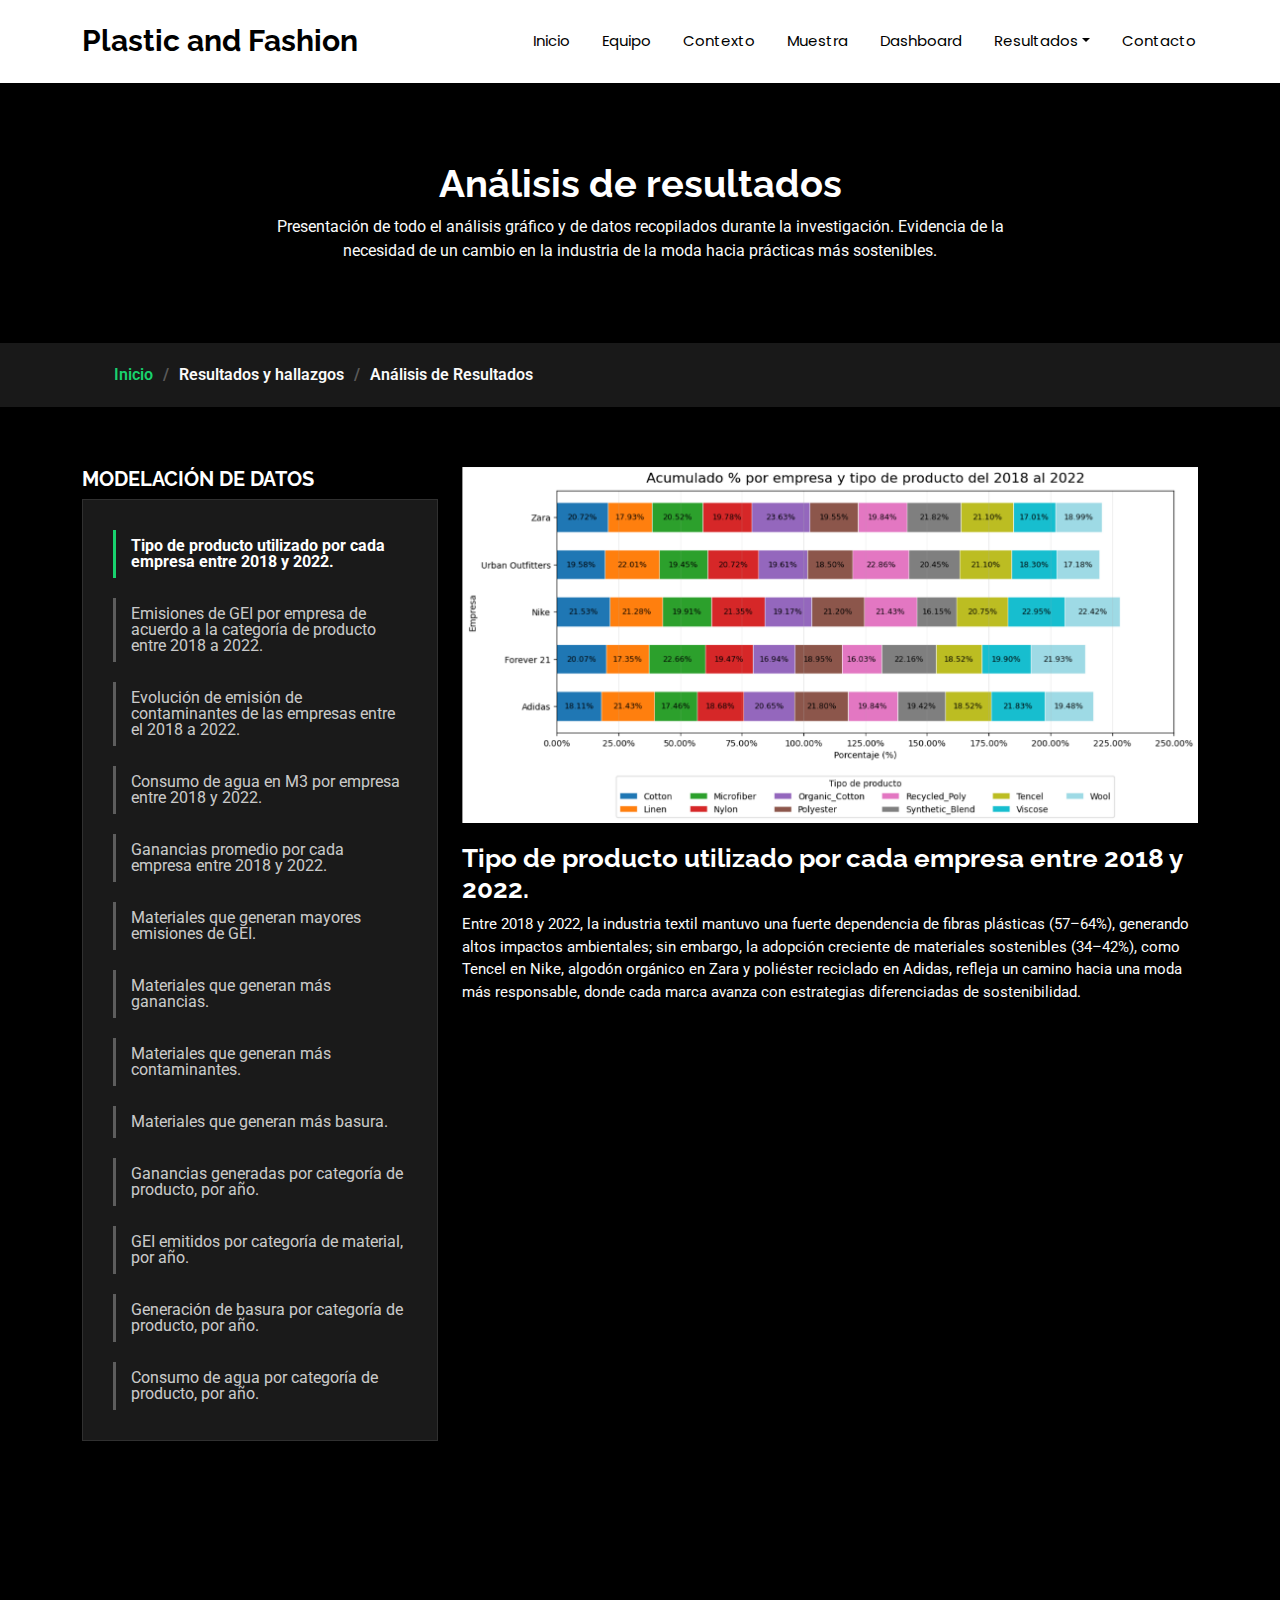
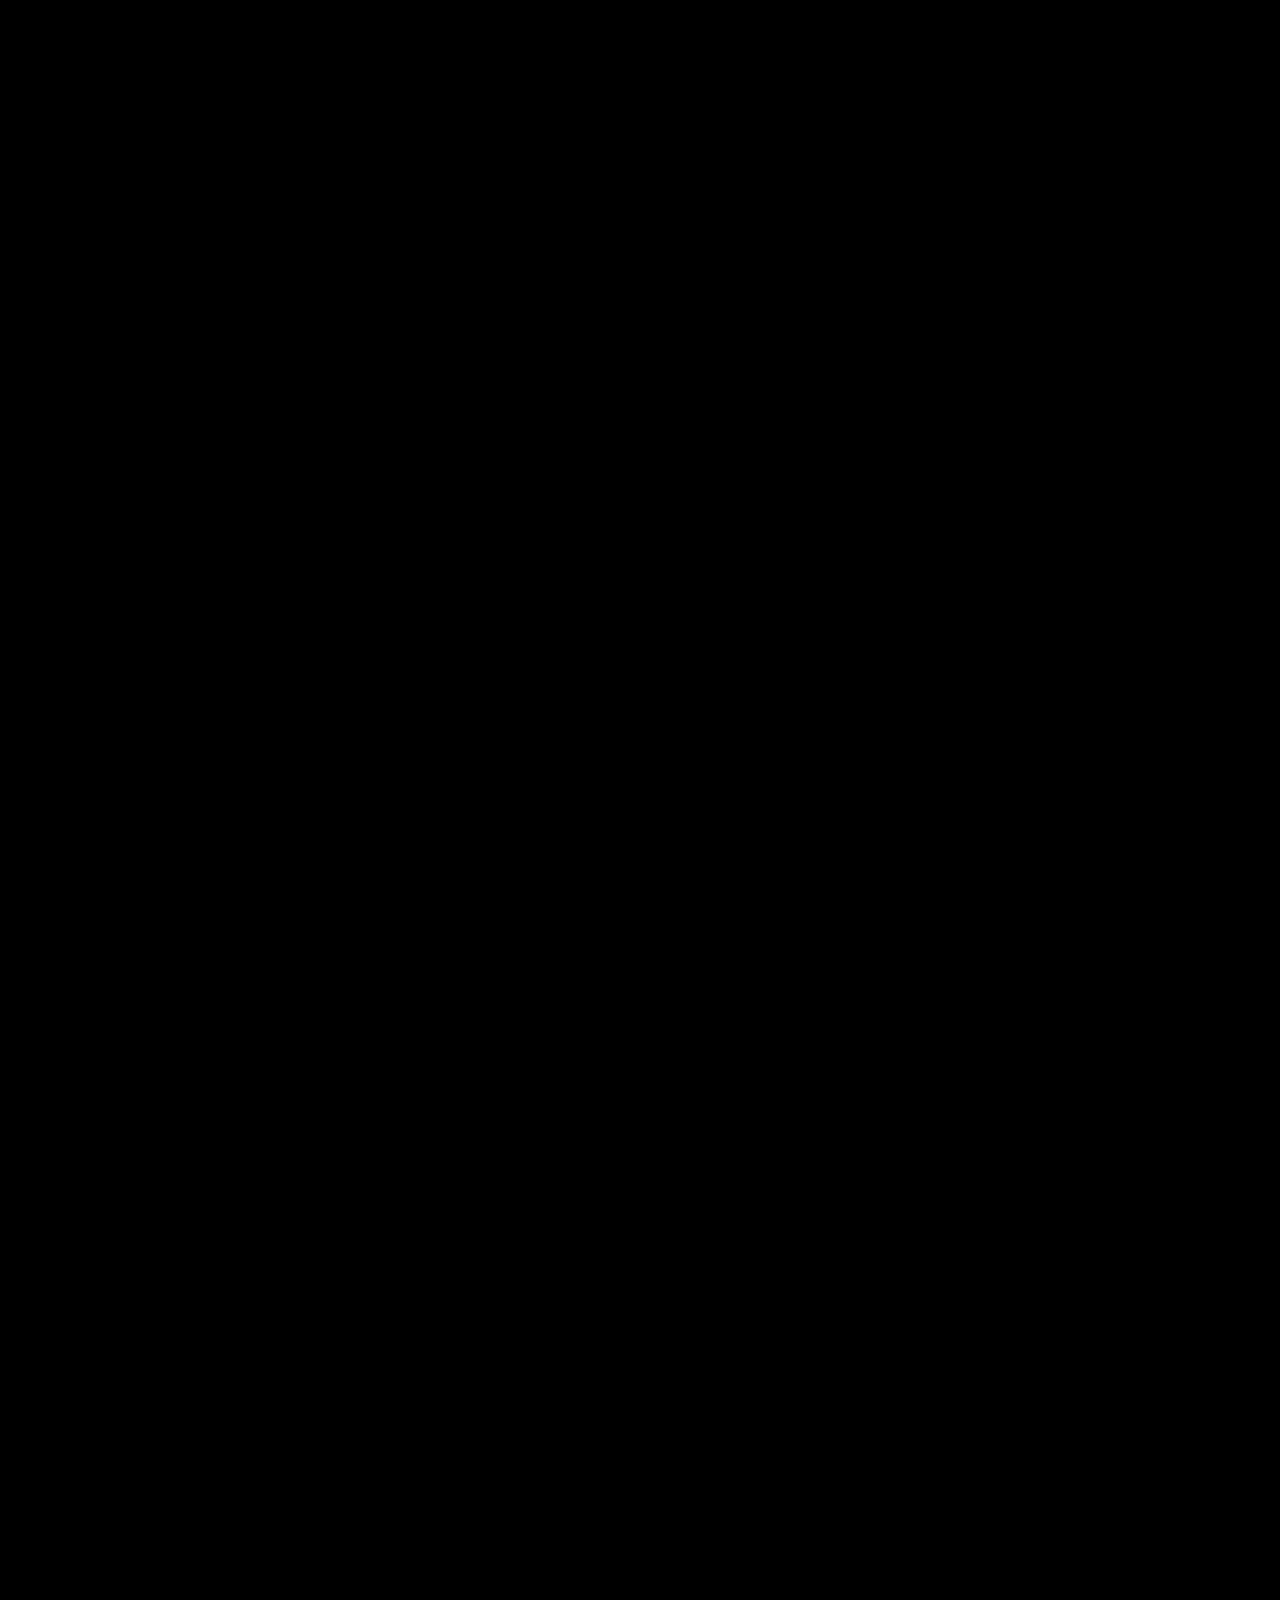
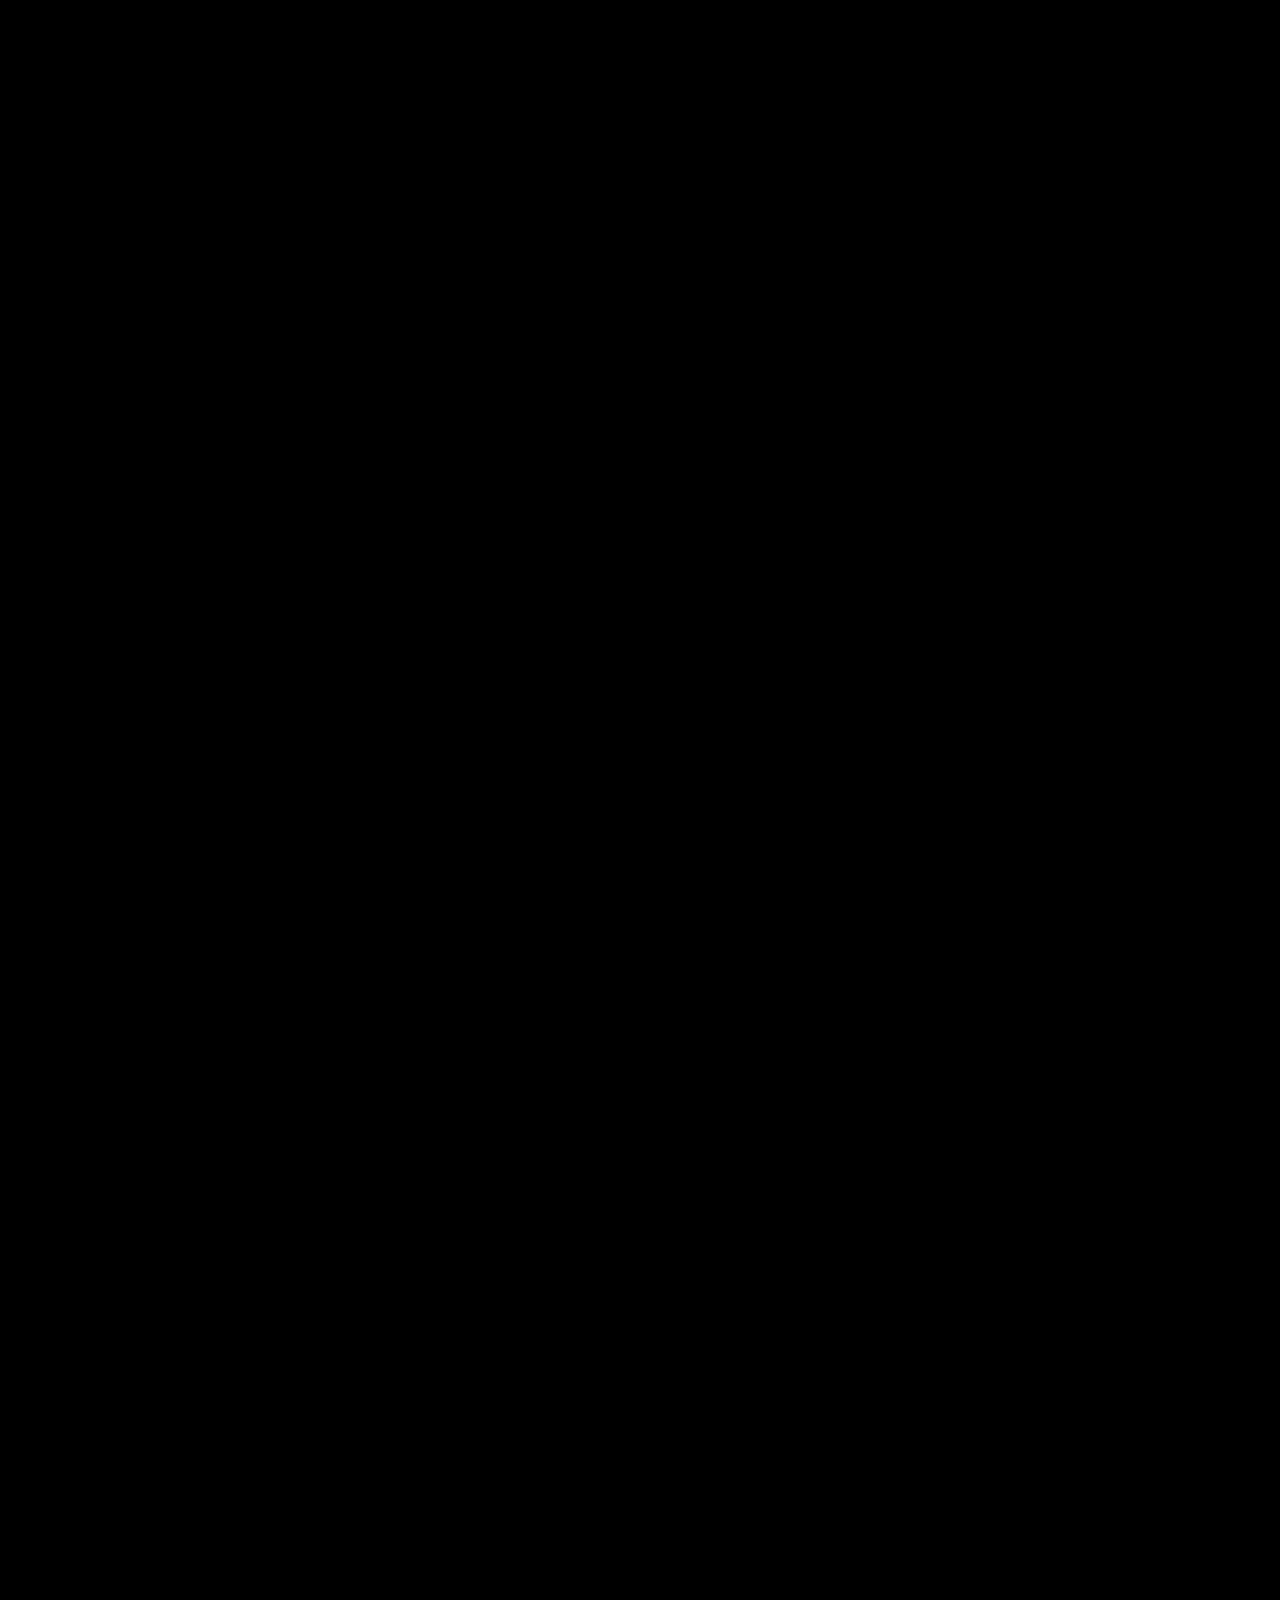
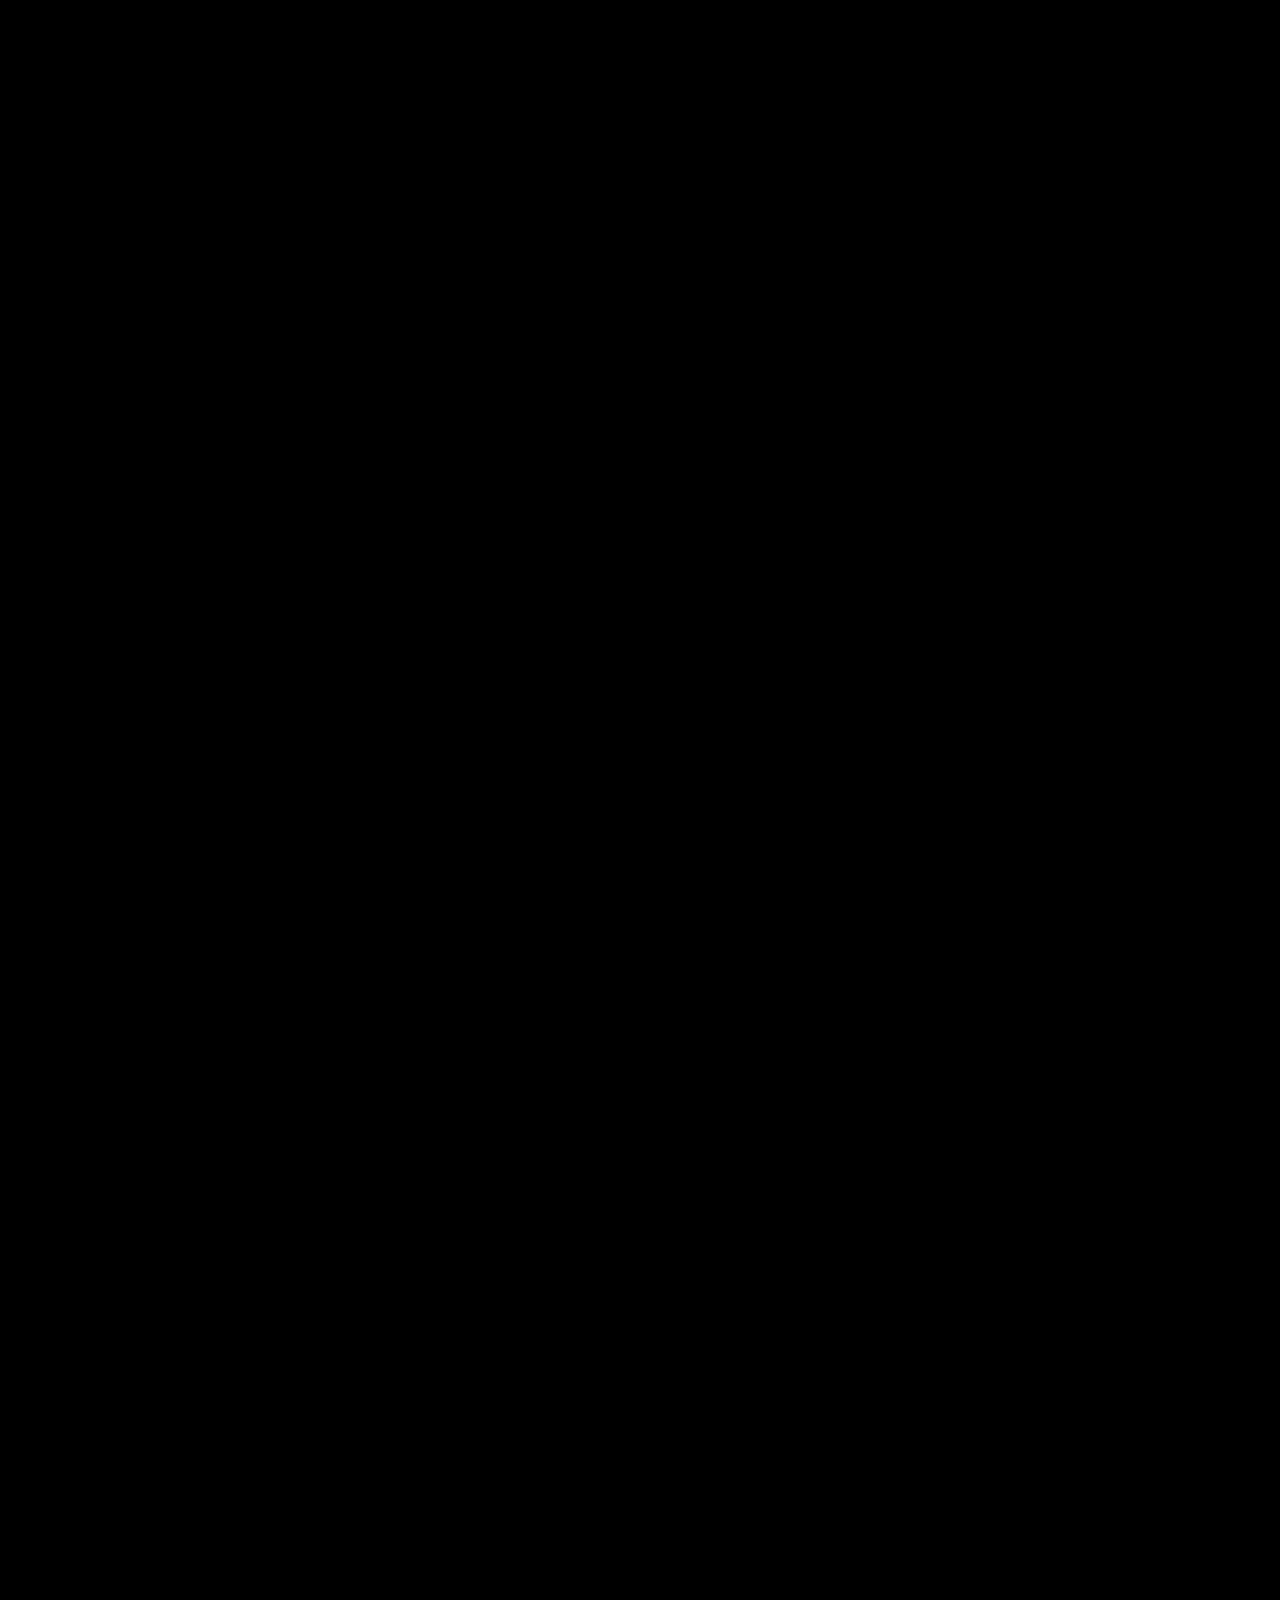
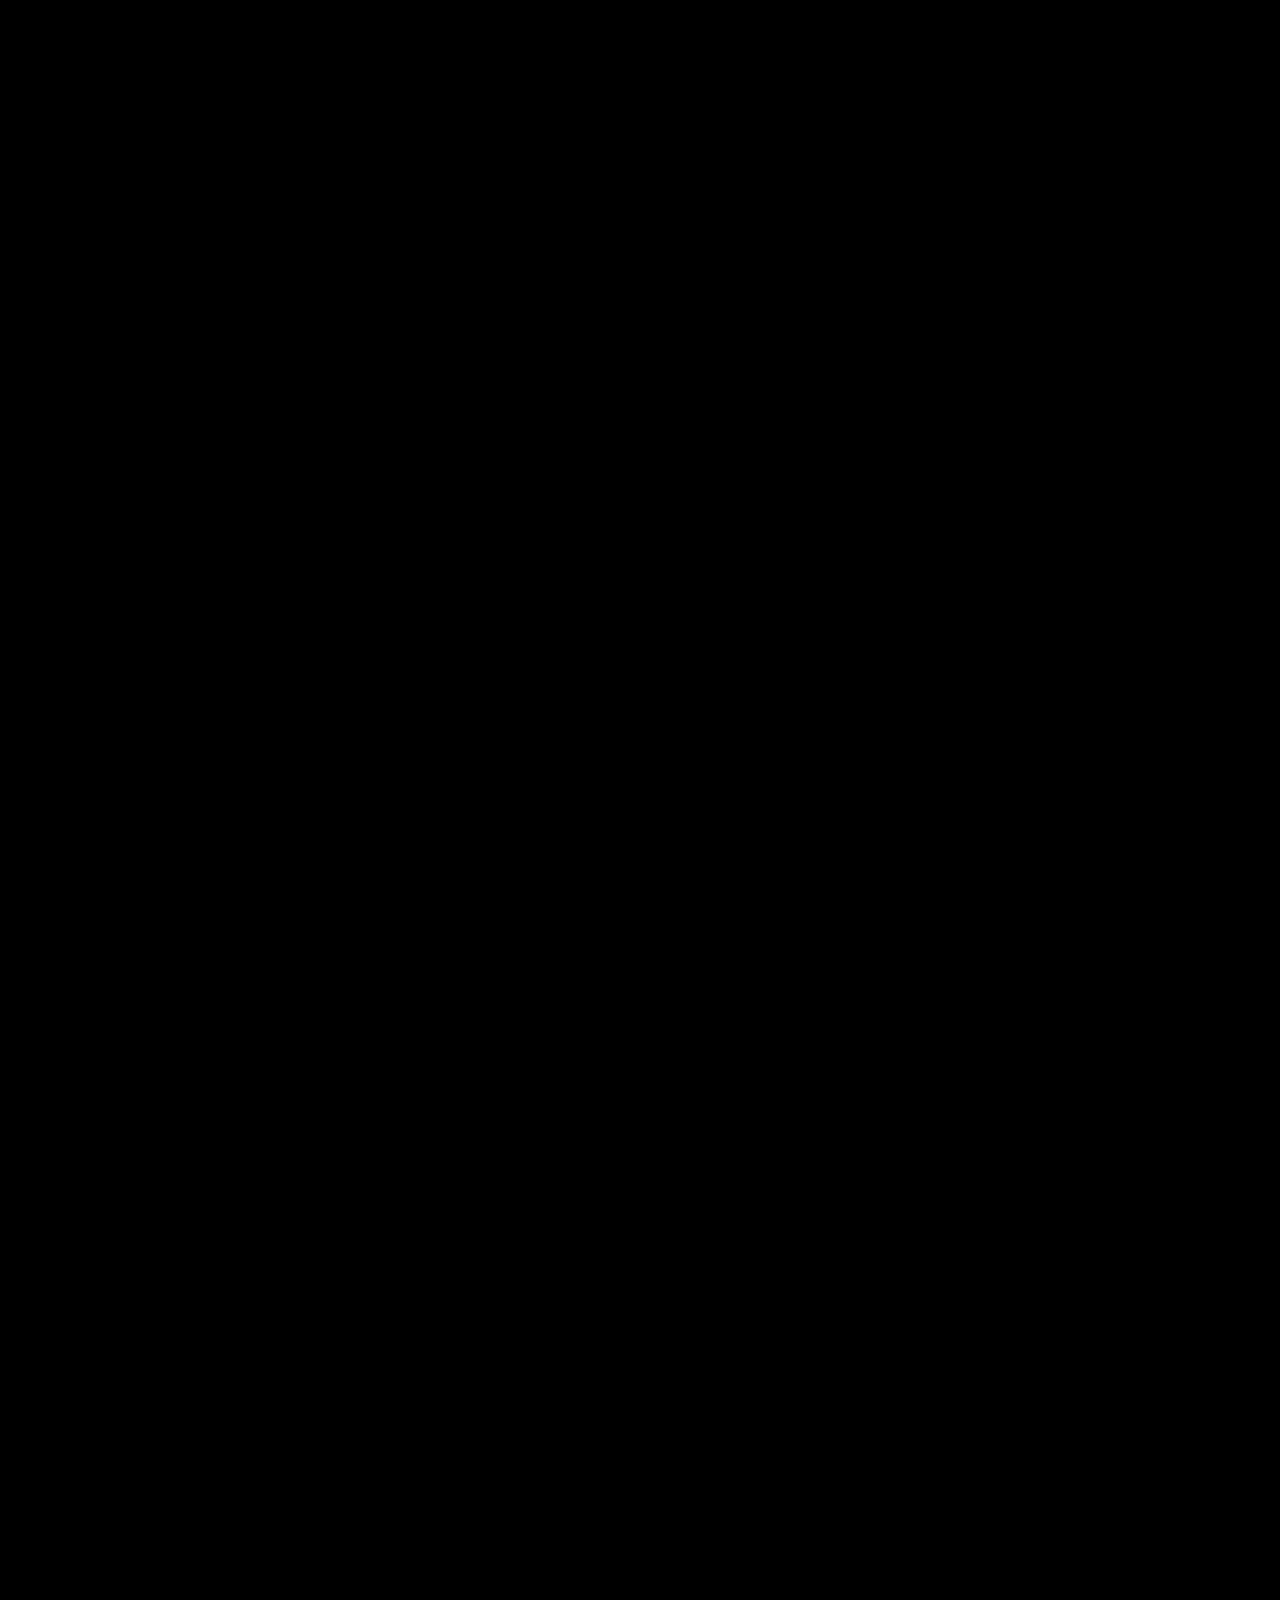
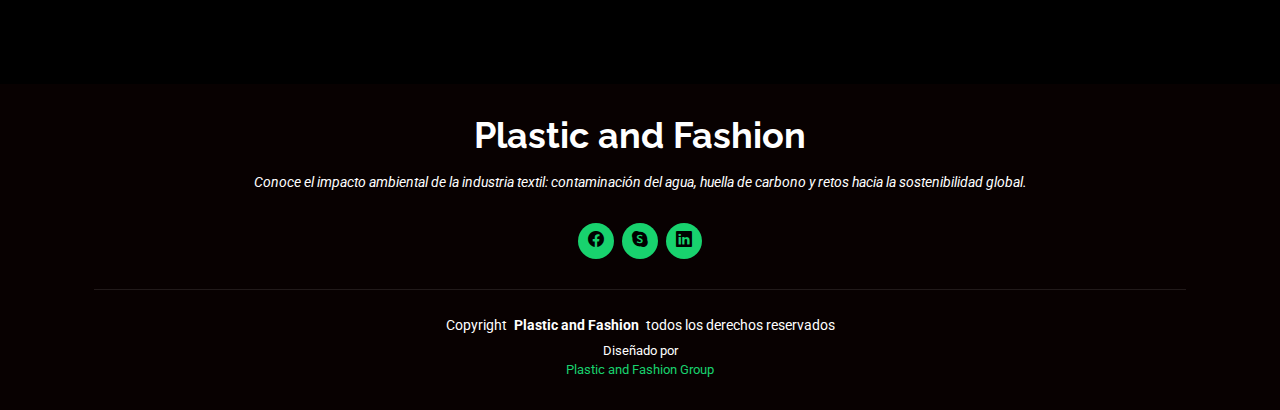
<file: Plastic and Fashion_frontend/Personal/service-details.html>
<!DOCTYPE html>
<html lang="Es">

<head>
  <meta charset="utf-8">
  <meta content="width=device-width, initial-scale=1.0" name="viewport">
  <title>Análisis de resultados - Plastic and Fashion</title>
  <meta name="description" content="Descubre cómo la moda contamina y qué estrategias sostenibles pueden transformar la industria textil hacia un futuro responsable.">
  <meta name="keywords" content="Plastico, fashion, ropa, sustentable, sostenible, medio ambiente, contaminacion, reciclaje">

  <!-- Favicons -->
  <link href="assets/img/CO2.png" rel="icon">
  <link href="assets/img/apple-touch-icon.png" rel="apple-touch-icon">

  <!-- Fonts -->
  <link href="https://fonts.googleapis.com" rel="preconnect">
  <link href="https://fonts.gstatic.com" rel="preconnect" crossorigin>
  <link href="https://fonts.googleapis.com/css2?family=Roboto:ital,wght@0,100;0,300;0,400;0,500;0,700;0,900;1,100;1,300;1,400;1,500;1,700;1,900&family=Poppins:ital,wght@0,100;0,200;0,300;0,400;0,500;0,600;0,700;0,800;0,900;1,100;1,200;1,300;1,400;1,500;1,600;1,700;1,800;1,900&family=Raleway:ital,wght@0,100;0,200;0,300;0,400;0,500;0,600;0,700;0,800;0,900;1,100;1,200;1,300;1,400;1,500;1,600;1,700;1,800;1,900&display=swap" rel="stylesheet">

  <!-- Vendor CSS Files -->
  <link href="assets/vendor/bootstrap/css/bootstrap.min.css" rel="stylesheet">
  <link href="assets/vendor/bootstrap-icons/bootstrap-icons.css" rel="stylesheet">
  <link href="assets/vendor/aos/aos.css" rel="stylesheet">
  <link href="assets/vendor/swiper/swiper-bundle.min.css" rel="stylesheet">
  <link href="assets/vendor/glightbox/css/glightbox.min.css" rel="stylesheet">

  <!-- Main CSS File -->
  <link href="assets/css/main.css" rel="stylesheet">

  <!-- =======================================================
  * Template Name: Personal
  * Template URL: https://bootstrapmade.com/personal-free-resume-bootstrap-template/
  * Updated: Mar 05 2025 with Bootstrap v5.3.3
  * Author: BootstrapMade.com
  * License: https://bootstrapmade.com/license/
  ======================================================== -->
</head>

<body class="service-details-page">

  <header id="header" class="header d-flex align-items-center fixed-top">
    <div class="container-fluid container-xl position-relative d-flex align-items-center justify-content-between">

      <a href="index.html" class="logo d-flex align-items-center">
        <!-- Uncomment the line below if you also wish to use an image logo -->
        <!-- <img src="assets/img/logo.webp" alt=""> -->
        <h1 class="sitename">Plastic and Fashion</h1>
      </a>

      <nav id="navmenu" class="navmenu">
        <ul>
          <li><a href="index.html">Inicio</a></li>
          <li><a href="about.html">Equipo</a></li>
          <li><a href="resume.html">Contexto</a></li>
          <li><a href="Muestras.html">Muestra</a></li>
          <li><a href="portfolio.html">Dashboard</a></li>
          <li><div class="dropdown custom-dropdown"><a href="services.html" class="dropdown-toggle">Resultados</a>
            <ul class="dropdown-menu custom-dropdown-menu"  aria-labelledby="dropdownMenuButton">
              <li><a class="dropdown-item" href="service-details.html">Análisis de resultados</a></li>
              <li><a class="dropdown-item" href="service-details-2.html">Producciónes mas limpias</a></li>
            </ul> 
          </div></li>
          <li><a href="contact.html">Contacto</a></li>
        </ul>
        <i class="mobile-nav-toggle d-xl-none bi bi-list"></i>
      </nav>

    </div>
  </header>

  <main class="main">

    <!-- Page Title -->
    <div class="page-title" data-aos="fade">
      <div class="heading">
        <div class="container">
          <div class="row d-flex justify-content-center text-center">
            <div class="col-lg-8">
              <h1>Análisis de resultados</h1>
              <p class="mb-0"> Presentación de todo el análisis gráfico y de datos recopilados durante la investigación. Evidencia de la necesidad de un cambio en la industria de la moda hacia prácticas más sostenibles.</p>
            </div>
          </div>
        </div>
      </div>
      <nav class="breadcrumbs">
        <div class="container">
          <ol>
            <li><a href="index.html">Inicio</a></li>
            <li class="current">Resultados y hallazgos  </li>
            <li class="current">Análisis de Resultados</li>
          </ol>
        </div>
      </nav>
    </div><!-- End Page Title -->

    <!-- Service Details Section -->
    <section id="service-details" class="service-details section">

      <div class="container">

        <div class="row gy-4">

          <div class="col-lg-4" data-aos="fade-up" data-aos-delay="100">
            <h4>MODELACIÓN DE DATOS</h4>
            <div class="services-list">
              <a href="#" class="active">Tipo de producto utilizado por cada empresa entre 2018 y 2022.</a>
              <a href="#">Emisiones de GEI por empresa de acuerdo a la categoría de producto entre 2018 a 2022.</a>
              <a href="#">Evolución de emisión de contaminantes de las empresas entre el 2018 a 2022.</a>
              <a href="#">Consumo de agua en M3 por empresa entre 2018 y 2022.</a>
              <a href="#">Ganancias promedio por cada empresa entre 2018 y 2022.</a>
              <a href="#">Materiales que generan mayores emisiones de GEI.</a>
              <a href="#">Materiales que generan más ganancias.</a>
              <a href="#">Materiales que generan más contaminantes.</a>
              <a href="#">Materiales que generan más basura.</a>
              <a href="#">Ganancias generadas por categoría de producto, por año.</a>
              <a href="#">GEI emitidos por categoría de material, por año.</a>
              <a href="#">Generación de basura por categoría de producto, por año.</a>
              <a href="#">Consumo de agua por categoría de producto, por año.</a>
            </div>
          </div>
          <div class="col-lg-8" data-aos="fade-up" data-aos-delay="200">
            <img src="assets/img/Graphics/Grafica1.png" alt="" class="img-fluid services-img">
            <h3>Tipo de producto utilizado por cada empresa entre 2018 y 2022.</h3>
            <p>Entre 2018 y 2022, la industria textil mantuvo una fuerte dependencia de fibras plásticas (57–64%), generando altos impactos ambientales; sin embargo, la adopción creciente de materiales sostenibles (34–42%), como Tencel en Nike, algodón orgánico en Zara y poliéster reciclado en Adidas, refleja un camino hacia una moda más responsable, donde cada marca avanza con estrategias diferenciadas de sostenibilidad.</p>
          <br>
            <div class="col-lg" data-aos="fade-up" data-aos-delay="200">
            <img src="assets/img/Graphics/Grafica2.png" alt="" class="img-fluid services-img">
            <h3>Emisiones de GEI por empresa de acuerdo a la categoría de producto entre 2018 a 2022.</h3>
            <p>En los años analizados, los materiales alternativos fueron los que menos emisiones de GEI generaron, en contraste con los materiales plásticos y, de manera sorprendente, las fibras sostenibles. Estas últimas alcanzaron su punto más alto de emisiones en 2022, lo que evidencia que, pese a su amplia utilización y a ser consideradas materiales “amigables”, resultaron ser las más contaminantes, especialmente en el caso de Urban Outfitters. Por otro lado, se observa que tanto Zara (2018-2020) como Urban Outfitters (2021-2022) lograron reducir sus emisiones gracias a la implementación de materiales alternativos.</p>
            </div>
          </div>
          <div class="col-lg-4" data-aos="fade-up" data-aos-delay="100"></div>
          <div class="col-lg-8" data-aos="fade-up" data-aos-delay="200">
            <img src="assets/img/Graphics/Grafica3.png" alt="" class="img-fluid services-img">
            <h3>Evolución de emisión de contaminantes de las empresas entre el 2018 a 2022.</h3>
            <p>Entre 2018 y 2022, las principales marcas textiles mantuvieron emisiones contaminantes elevadas (4,500–5,300 ton/año), con un repunte tras la pandemia liderado por Zara, Nike y Urban Outfitters. Esto evidencia que el impacto ambiental sigue ligado a la producción más que a estrategias reales de sostenibilidad, resaltando la urgencia de adoptar medidas estructurales.</p>
          </div>
          <div class="col-lg-4" data-aos="fade-up" data-aos-delay="100"></div>
          <div class="col-lg-8" data-aos="fade-up" data-aos-delay="200">
            <img src="assets/img/Graphics/Grafica7.png" alt="" class="img-fluid services-img">
            <h3>Consumo de agua en M3 por empresa entre 2018 y 2022.</h3>
            <p>Entre 2018 y 2022, cinco grandes marcas textiles consumieron más de 41.6 millones de m³ de agua, con Nike como mayor demandante y Forever 21 como menor. La diferencia entre ellas es mínima, evidenciando que toda la industria ejerce una presión hídrica intensa y casi equitativa sobre los recursos.</p>
          </div>
          <div class="col-lg-4" data-aos="fade-up" data-aos-delay="100"></div>
          <div class="col-lg-8" data-aos="fade-up" data-aos-delay="200">
            <img src="assets/img/Graphics/Grafica8.png" alt="" class="img-fluid services-img">
            <h3>Ganancias promedio por cada empresa entre 2018 y 2022.</h3>
            <p> La gráfica muestra que la empresa con mayores ganancias entre 2018 y 2022 fue Forever 21, seguida por Urban Outfitters, mientras que Nike y Zara registraron cifras muy similares. Este resultado evidencia que no es indispensable aumentar los niveles de contaminación para obtener mayores beneficios económicos, ya que Forever 21, además de liderar en ganancias, fue la compañía que menos residuos generó en este periodo y una de las que presentó menores emisiones de GEI.</p>
          </div>
          <div class="col-lg-4" data-aos="fade-up" data-aos-delay="100"></div>
          <div class="col-lg-8" data-aos="fade-up" data-aos-delay="200">
            <img src="assets/img/Graphics/Grafica4.png" alt="" class="img-fluid services-img">
            <h3>Materiales que generan mayores emisiones de GEI.</h3>
            <p>Aunque las fibras sostenibles son la segunda categoría con más emisiones de GEI —destacando lino y algodón orgánico—, existen opciones de bajo impacto como Tencel o mezclas sintéticas. En conjunto, los materiales alternativos resultan los menos contaminantes, mientras que el poliéster sigue liderando el impacto ambiental.</p>
          </div>
          <div class="col-lg-4" data-aos="fade-up" data-aos-delay="100"></div>
          <div class="col-lg-8" data-aos="fade-up" data-aos-delay="200">
            <img src="assets/img/Graphics/Grafica9.png" alt="" class="img-fluid services-img">
            <h3>Materiales que generan más ganancias.</h3>
            <p>Observamos que el lino y el algodón orgánico encabezan también la lista de materiales que reportan mayores ganancias, Esta situación podría explicarse porque las llamadas fibras sostenibles suelen comercializarse como productos “amigables con el medio ambiente”, lo que les otorga un valor adicional en el mercado, aún cuando en la práctica resultan ser contraproducentes en términos ambientales.</p>
          </div>
          <div class="col-lg-4" data-aos="fade-up" data-aos-delay="100"></div>
          <div class="col-lg-8" data-aos="fade-up" data-aos-delay="200">
            <img src="assets/img/Graphics/Grafica5.png" alt="" class="img-fluid services-img">
            <h3>Materiales que generan más contaminantes.</h3>
            <p>Los plásticos como poliéster, microfibra y nylon siguen siendo los mayores contaminantes, mientras que fibras sostenibles como lino y algodón orgánico también presentan altos impactos ligados al agua y la agricultura. En contraste, materiales como Tencel y poliéster reciclado destacan por su baja huella, confirmando la necesidad de reducir plásticos y escalar fibras circulares y biodegradables para avanzar hacia una moda sostenible.</p>
          </div>
          <div class="col-lg-4" data-aos="fade-up" data-aos-delay="100"></div>
          <div class="col-lg-8" data-aos="fade-up" data-aos-delay="200">
            <img src="assets/img/Graphics/Grafica6.png" alt="" class="img-fluid services-img">
            <h3>Materiales que generan más basura.</h3>
            <p>Aunque fibras sostenibles como algodón orgánico y lino generan altos volúmenes de residuos, su biodegradabilidad las hace menos dañinas que los plásticos (poliéster, microfibra, nylon), cuyos desechos son persistentes y altamente contaminantes. Materiales como Tencel y poliéster reciclado destacan por su bajo impacto, reforzando la urgencia de reducir plásticos y ampliar alternativas circulares y biodegradables.</p>
          </div>
          <div class="col-lg-4" data-aos="fade-up" data-aos-delay="100"></div>
          <div class="col-lg-8" data-aos="fade-up" data-aos-delay="200">
            <img src="assets/img/Graphics/Grafica10.png" alt="" class="img-fluid services-img">
            <h3>Ganancias generadas por categoría de producto, por año.</h3>
            <p>Entre 2018 y 2022, las ganancias textiles evidencian la caída de los plásticos, la estabilidad de las fibras sostenibles y el crecimiento de los materiales alternativos, mostrando que la rentabilidad ya no depende solo de lo fósil, sino que avanza hacia modelos más equilibrados y responsables.</p>
          </div>
          <div class="col-lg-4" data-aos="fade-up" data-aos-delay="100"></div>
          <div class="col-lg-8" data-aos="fade-up" data-aos-delay="200">
            <img src="assets/img/Graphics/Grafica11.png" alt="" class="img-fluid services-img">
            <h3>GEI emitidos por categoría de material, por año.</h3>
            <p>A lo largo del periodo analizado, los materiales alternativos han sido los que menores emisiones de GEI han generado, mientras que los plásticos y las fibras sostenibles muestran un comportamiento similar. Un aspecto relevante es que, a medida que los materiales alternativos han ganado mayor presencia en el mercado textil, sus emisiones —junto con sus ganancias— han ido en aumento. En contraste, tanto los plásticos como las fibras sostenibles han mostrado una tendencia decreciente, lo que refleja su menor utilización en los últimos años.</p>
          </div>
          <div class="col-lg-4" data-aos="fade-up" data-aos-delay="100"></div>
          <div class="col-lg-8" data-aos="fade-up" data-aos-delay="200">
            <img src="assets/img/Graphics/Grafica12.png" alt="" class="img-fluid services-img">
            <h3>Generación de basura por categoría de producto, por año.</h3>
            <p>De forma similar al comportamiento de las emisiones de GEI, la generación de residuos varía según la categoría de materiales. Los materiales alternativos son los que producen menor cantidad de desechos, mientras que los plásticos y las fibras sostenibles generan los volúmenes más altos. No obstante, en estas dos últimas categorías se observa una ligera tendencia a la disminución a lo largo del tiempo.</p>
          </div>
          <div class="col-lg-4" data-aos="fade-up" data-aos-delay="100"></div>
          <div class="col-lg-8" data-aos="fade-up" data-aos-delay="200">
            <img src="assets/img/Graphics/Grafica13.png" alt="" class="img-fluid services-img">
            <h3>Consumo de agua por categoría de producto, por año.</h3>
            <p>Entre 2018 y 2022, el consumo de agua textil mostró una leve baja en plásticos y estabilización en fibras sostenibles, mientras que los materiales alternativos crecieron de forma constante. Los datos confirman que la eficiencia hídrica sigue siendo un reto crítico, demandando innovación para reducir el impacto en todas las categorías.</p>
          </div>

        </div>

      </div>

    </section><!-- /Service Details Section -->

  </main>

  <footer id="footer" class="footer dark-background">
    <div class="container">
      <h3 class="sitename">Plastic and Fashion</h3>
      <p>Conoce el impacto ambiental de la industria textil: contaminación del agua, huella de carbono y retos hacia la sostenibilidad global.</p>
      <div class="social-links d-flex justify-content-center">
        <a href="https://www.facebook.com/share/g/1CQcZm95CR/" class="pt-2"><i class="bi bi-facebook mt-4"></i></a>
        <a href="https://join.skype.com/invite/your-skype-link" class="pt-2"><i class="bi bi-skype mt-4"></i></a>
        <a href="https://www.linkedin.com/company/talentotechoriente/" class="pt-2"><i class="bi bi-linkedin mt-4"></i></a>
      </div>
      <div class="container">
        <div class="copyright">
          <span>Copyright</span> <strong class="px-1 sitename">Plastic and Fashion</strong> <span>todos los derechos reservados</span>
        </div>
        <div class="credits">
          <!-- All the links in the footer should remain intact. -->
          <!-- You can delete the links only if you've purchased the pro version. -->
          <!-- Licensing information: https://bootstrapmade.com/license/ -->
          <!-- Purchase the pro version with working PHP/AJAX contact form: [buy-url] -->
          Diseñado por <a href="about.html">Plastic and Fashion Group</a>
        </div>
      </div>
    </div>
  </footer>

  <!-- Scroll Top -->
  <a href="#" id="scroll-top" class="scroll-top d-flex align-items-center justify-content-center"><i class="bi bi-arrow-up-short"></i></a>

  <!-- Preloader -->
  <div id="preloader"></div>

  <!-- Vendor JS Files -->
  <script src="assets/vendor/bootstrap/js/bootstrap.bundle.min.js"></script>
  <script src="assets/vendor/php-email-form/validate.js"></script>
  <script src="assets/vendor/aos/aos.js"></script>
  <script src="assets/vendor/typed.js/typed.umd.js"></script>
  <script src="assets/vendor/purecounter/purecounter_vanilla.js"></script>
  <script src="assets/vendor/waypoints/noframework.waypoints.js"></script>
  <script src="assets/vendor/swiper/swiper-bundle.min.js"></script>
  <script src="assets/vendor/glightbox/js/glightbox.min.js"></script>
  <script src="assets/vendor/imagesloaded/imagesloaded.pkgd.min.js"></script>
  <script src="assets/vendor/isotope-layout/isotope.pkgd.min.js"></script>

  <!-- Main JS File -->
  <script src="assets/js/main.js"></script>

</body>

</html>
</file>
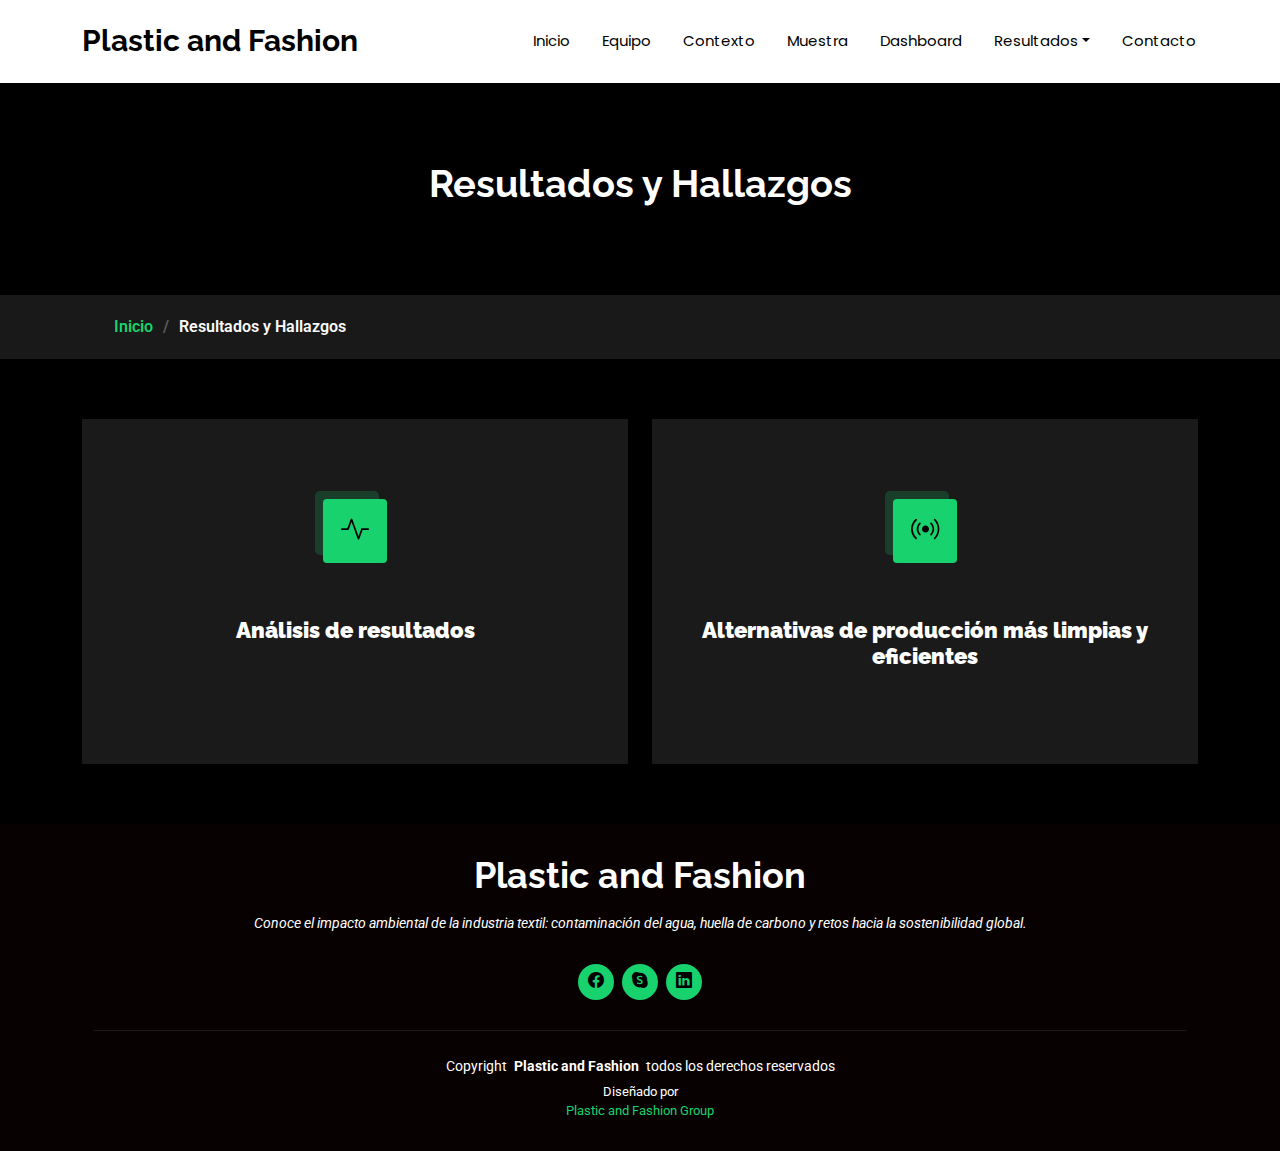
<file: Plastic and Fashion_frontend/Personal/services.html>
<!DOCTYPE html>
<html lang="Es">

<head>
  <meta charset="utf-8">
  <meta content="width=device-width, initial-scale=1.0" name="viewport">
  <title>Resultados - Plastic and Fashion</title>
  <meta name="description" content="Descubre cómo la moda contamina y qué estrategias sostenibles pueden transformar la industria textil hacia un futuro responsable.">
  <meta name="keywords" content="Plastico, fashion, ropa, sustentable, sostenible, medio ambiente, contaminacion, reciclaje">

  <!-- Favicons -->
  <link href="assets/img/CO2.png" rel="icon">
  <link href="assets/img/apple-touch-icon.png" rel="apple-touch-icon">

  <!-- Fonts -->
  <link href="https://fonts.googleapis.com" rel="preconnect">
  <link href="https://fonts.gstatic.com" rel="preconnect" crossorigin>
  <link href="https://fonts.googleapis.com/css2?family=Roboto:ital,wght@0,100;0,300;0,400;0,500;0,700;0,900;1,100;1,300;1,400;1,500;1,700;1,900&family=Poppins:ital,wght@0,100;0,200;0,300;0,400;0,500;0,600;0,700;0,800;0,900;1,100;1,200;1,300;1,400;1,500;1,600;1,700;1,800;1,900&family=Raleway:ital,wght@0,100;0,200;0,300;0,400;0,500;0,600;0,700;0,800;0,900;1,100;1,200;1,300;1,400;1,500;1,600;1,700;1,800;1,900&display=swap" rel="stylesheet">

  <!-- Vendor CSS Files -->
  <link href="assets/vendor/bootstrap/css/bootstrap.min.css" rel="stylesheet">
  <link href="assets/vendor/bootstrap-icons/bootstrap-icons.css" rel="stylesheet">
  <link href="assets/vendor/aos/aos.css" rel="stylesheet">
  <link href="assets/vendor/swiper/swiper-bundle.min.css" rel="stylesheet">
  <link href="assets/vendor/glightbox/css/glightbox.min.css" rel="stylesheet">

  <!-- Main CSS File -->
  <link href="assets/css/main.css" rel="stylesheet">

  <!-- =======================================================
  * Template Name: Personal
  * Template URL: https://bootstrapmade.com/personal-free-resume-bootstrap-template/
  * Updated: Mar 05 2025 with Bootstrap v5.3.3
  * Author: BootstrapMade.com
  * License: https://bootstrapmade.com/license/
  ======================================================== -->
</head>

<body class="services-page">

  <header id="header" class="header d-flex align-items-center fixed-top">
    <div class="container-fluid container-xl position-relative d-flex align-items-center justify-content-between">

      <a href="index.html" class="logo d-flex align-items-center">
        <!-- Uncomment the line below if you also wish to use an image logo -->
        <!-- <img src="assets/img/logo.webp" alt=""> -->
        <h1 class="sitename">Plastic and Fashion</h1>
      </a>

      <nav id="navmenu" class="navmenu">
        <ul>
          <li><a href="index.html">Inicio</a></li>
          <li><a href="about.html">Equipo</a></li>
          <li><a href="resume.html">Contexto</a></li>
          <li><a href="Muestras.html">Muestra</a></li>
          <li><a href="portfolio.html">Dashboard</a></li>
          <li><div class="dropdown custom-dropdown"><a href="services.html" class="dropdown-toggle">Resultados</a>
            <ul class="dropdown-menu custom-dropdown-menu"  aria-labelledby="dropdownMenuButton">
              <li><a class="dropdown-item" href="service-details.html">Analisis de resultados</a></li>
              <li><a class="dropdown-item" href="service-details-2.html">Producciónes mas limpias</a></li>
            </ul> 
          </div></li>      
          <li><a href="contact.html">Contacto</a></li>
        </ul>
        <i class="mobile-nav-toggle d-xl-none bi bi-list"></i>
      </nav>

    </div>
  </header>

  <main class="main">

    <!-- Page Title -->
    <div class="page-title" data-aos="fade">
      <div class="heading">
        <div class="container">
          <div class="row d-flex justify-content-center text-center">
            <div class="col-lg-8">
              <h1>Resultados y Hallazgos</h1>
              <p class="mb-0"></p>
            </div>
          </div>
        </div>
      </div>
      <nav class="breadcrumbs">
        <div class="container">
          <ol>
            <li><a href="index.html">Inicio</a></li>
            <li class="current">Resultados y Hallazgos</li>
          </ol>
        </div>
      </nav>
    </div><!-- End Page Title -->

    <!-- Services Section -->
    <section id="services" class="services section">

      <div class="container">

        <div class="row gy-4">

          <div class="col-lg-6 col-md-6" data-aos="fade-up" data-aos-delay="100">
            <div class="service-item  position-relative">
              <div class="icon">
                <i class="bi bi-activity"></i>
              </div>
              <a href="service-details.html" class="stretched-link">
                <br>
                <h3><strong>Análisis de resultados</strong></h3>
              </a>
              <p></p>
            </div>
          </div><!-- End Service Item -->

          <div class="col-lg-6 col-md-6" data-aos="fade-up" data-aos-delay="200">
            <div class="service-item position-relative">
              <div class="icon">
                <i class="bi bi-broadcast"></i>
              </div>
              <a href="service-details-2.html" class="stretched-link">
                <br>
                <h3><strong>Alternativas de producción más limpias y eficientes</strong></h3>
              </a>
              <p></p>
            </div>
          </div>
          <!-- End Service Item 

          <div class="col-lg-4 col-md-6" data-aos="fade-up" data-aos-delay="300">
            <div class="service-item position-relative">
              <div class="icon">
                <i class="bi bi-easel"></i>
              </div>
              <a href="service-details.html" class="stretched-link">
                <h3>Ledo Markt</h3>
              </a>
              <p>Ut excepturi voluptatem nisi sed. Quidem fuga consequatur. Minus ea aut. Vel qui id voluptas adipisci eos earum corrupti.</p>
            </div>
          </div><!-- End Service Item 

          <div class="col-lg-4 col-md-6" data-aos="fade-up" data-aos-delay="400">
            <div class="service-item position-relative">
              <div class="icon">
                <i class="bi bi-bounding-box-circles"></i>
              </div>
              <a href="service-details.html" class="stretched-link">
                <h3>Asperiores Commodit</h3>
              </a>
              <p>Non et temporibus minus omnis sed dolor esse consequatur. Cupiditate sed error ea fuga sit provident adipisci neque.</p>
              <a href="service-details.html" class="stretched-link"></a>
            </div>
          </div><!-- End Service Item 

          <div class="col-lg-4 col-md-6" data-aos="fade-up" data-aos-delay="500">
            <div class="service-item position-relative">
              <div class="icon">
                <i class="bi bi-calendar4-week"></i>
              </div>
              <a href="service-details.html" class="stretched-link">
                <h3>Velit Doloremque</h3>
              </a>
              <p>Cumque et suscipit saepe. Est maiores autem enim facilis ut aut ipsam corporis aut. Sed animi at autem alias eius labore.</p>
              <a href="service-details.html" class="stretched-link"></a>
            </div>
          </div><!-- End Service Item 

          <div class="col-lg-4 col-md-6" data-aos="fade-up" data-aos-delay="600">
            <div class="service-item position-relative">
              <div class="icon">
                <i class="bi bi-chat-square-text"></i>
              </div>
              <a href="service-details.html" class="stretched-link">
                <h3>Dolori Architecto</h3>
              </a>
              <p>Hic molestias ea quibusdam eos. Fugiat enim doloremque aut neque non et debitis iure. Corrupti recusandae ducimus enim.</p>
              <a href="service-details.html" class="stretched-link"></a>
            </div>
          </div><!-- End Service Item -->

        </div>

      </div>

    </section><!-- /Services Section -->

  </main>

  <footer id="footer" class="footer dark-background">
    <div class="container">
      <h3 class="sitename">Plastic and Fashion</h3>
      <p>Conoce el impacto ambiental de la industria textil: contaminación del agua, huella de carbono y retos hacia la sostenibilidad global.</p>
      <div class="social-links d-flex justify-content-center">
        <a href="https://www.facebook.com/share/g/1CQcZm95CR/" target="_blank" rel="noopener noreferrer" class="pt-2"><i class="bi bi-facebook mt-4"></i></a>
        <a href="https://join.skype.com/invite/your-skype-link" target="_blank" rel="noopener noreferrer" class="pt-2"><i class="bi bi-skype mt-4"></i></a>
        <a href="https://www.linkedin.com/company/talentotechoriente/" target="_blank" rel="noopener noreferrer" class="pt-2"><i class="bi bi-linkedin mt-4"></i></a>
      </div>
      <div class="container">
        <div class="copyright">
          <span>Copyright</span> <strong class="px-1 sitename">Plastic and Fashion</strong> <span>todos los derechos reservados</span>
        </div>
        <div class="credits">
          <!-- All the links in the footer should remain intact. -->
          <!-- You can delete the links only if you've purchased the pro version. -->
          <!-- Licensing information: https://bootstrapmade.com/license/ -->
          <!-- Purchase the pro version with working PHP/AJAX contact form: [buy-url] -->
          Diseñado por <a href="about.html">Plastic and Fashion Group</a>
        </div>
      </div>
    </div>
  </footer>

  <!-- Scroll Top -->
  <a href="#" id="scroll-top" class="scroll-top d-flex align-items-center justify-content-center"><i class="bi bi-arrow-up-short"></i></a>

  <!-- Preloader -->
  <div id="preloader"></div>

  <!-- Vendor JS Files -->
  <script src="assets/vendor/bootstrap/js/bootstrap.bundle.min.js"></script>
  <script src="assets/vendor/php-email-form/validate.js"></script>
  <script src="assets/vendor/aos/aos.js"></script>
  <script src="assets/vendor/typed.js/typed.umd.js"></script>
  <script src="assets/vendor/purecounter/purecounter_vanilla.js"></script>
  <script src="assets/vendor/waypoints/noframework.waypoints.js"></script>
  <script src="assets/vendor/swiper/swiper-bundle.min.js"></script>
  <script src="assets/vendor/glightbox/js/glightbox.min.js"></script>
  <script src="assets/vendor/imagesloaded/imagesloaded.pkgd.min.js"></script>
  <script src="assets/vendor/isotope-layout/isotope.pkgd.min.js"></script>

  <!-- Main JS File -->
  <script src="assets/js/main.js"></script>

</body>

</html>
</file>
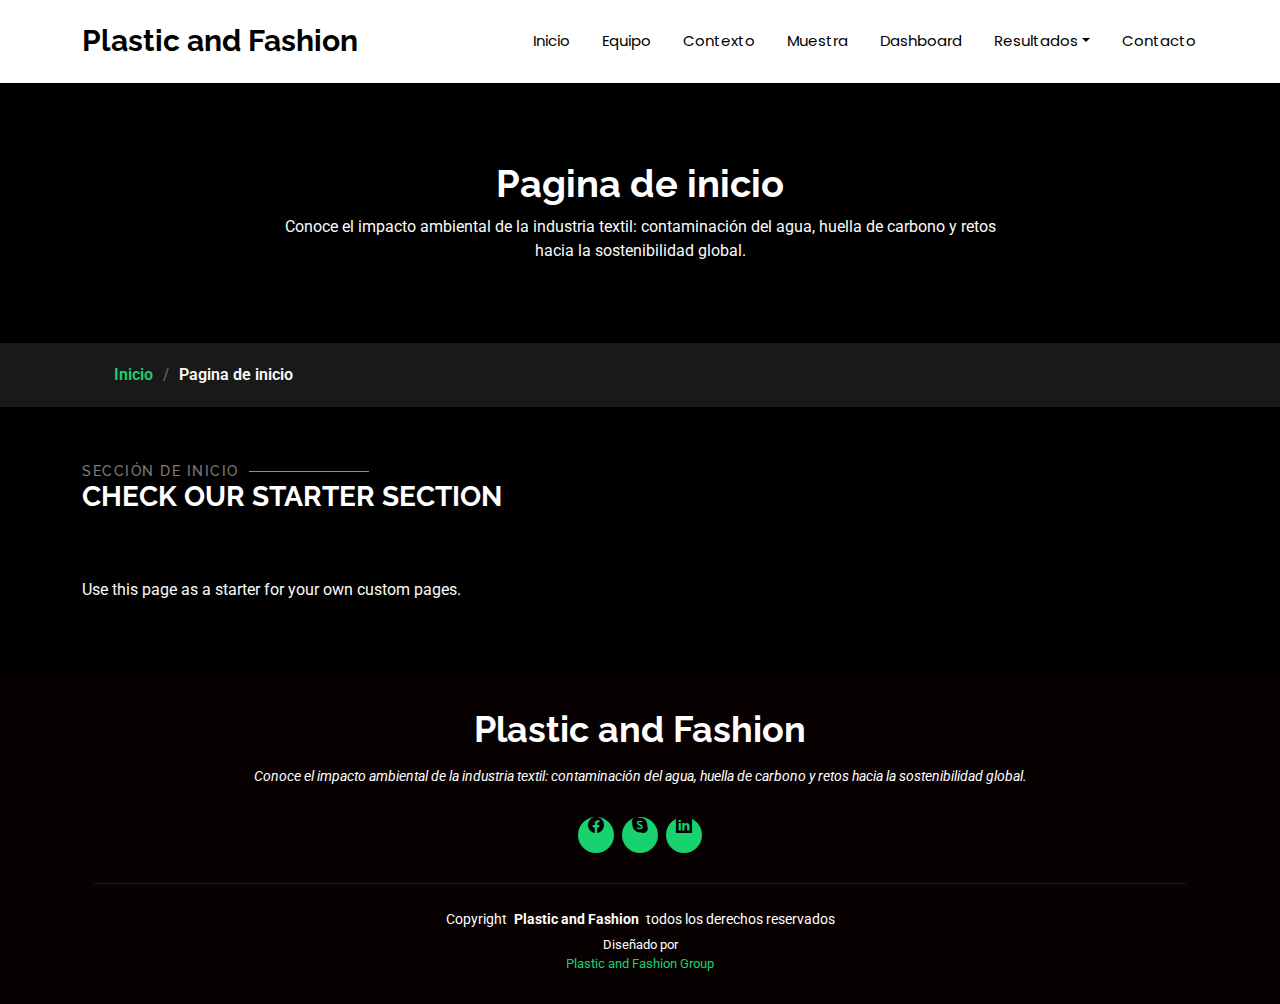
<file: Plastic and Fashion_frontend/Personal/starter-page.html>
<!DOCTYPE html>
<html lang="Es">

<head>
  <meta charset="utf-8">
  <meta content="width=device-width, initial-scale=1.0" name="viewport">
  <title>Pagina de inicio - Plastic and Fashion</title>
  <meta name="description" content="Descubre cómo la moda contamina y qué estrategias sostenibles pueden transformar la industria textil hacia un futuro responsable.">
  <meta name="keywords" content="Plastico, fashion, ropa, sustentable, sostenible, medio ambiente, contaminacion, reciclaje">

  <!-- Favicons -->
  <link href="assets/img/favicon.png" rel="icon">
  <link href="assets/img/apple-touch-icon.png" rel="apple-touch-icon">

  <!-- Fonts -->
  <link href="https://fonts.googleapis.com" rel="preconnect">
  <link href="https://fonts.gstatic.com" rel="preconnect" crossorigin>
  <link href="https://fonts.googleapis.com/css2?family=Roboto:ital,wght@0,100;0,300;0,400;0,500;0,700;0,900;1,100;1,300;1,400;1,500;1,700;1,900&family=Poppins:ital,wght@0,100;0,200;0,300;0,400;0,500;0,600;0,700;0,800;0,900;1,100;1,200;1,300;1,400;1,500;1,600;1,700;1,800;1,900&family=Raleway:ital,wght@0,100;0,200;0,300;0,400;0,500;0,600;0,700;0,800;0,900;1,100;1,200;1,300;1,400;1,500;1,600;1,700;1,800;1,900&display=swap" rel="stylesheet">

  <!-- Vendor CSS Files -->
  <link href="assets/vendor/bootstrap/css/bootstrap.min.css" rel="stylesheet">
  <link href="assets/vendor/bootstrap-icons/bootstrap-icons.css" rel="stylesheet">
  <link href="assets/vendor/aos/aos.css" rel="stylesheet">
  <link href="assets/vendor/swiper/swiper-bundle.min.css" rel="stylesheet">
  <link href="assets/vendor/glightbox/css/glightbox.min.css" rel="stylesheet">

  <!-- Main CSS File -->
  <link href="assets/css/main.css" rel="stylesheet">

  <!-- =======================================================
  * Template Name: Personal
  * Template URL: https://bootstrapmade.com/personal-free-resume-bootstrap-template/
  * Updated: Mar 05 2025 with Bootstrap v5.3.3
  * Author: BootstrapMade.com
  * License: https://bootstrapmade.com/license/
  ======================================================== -->
</head>

<body class="starter-page-page">

  <header id="header" class="header d-flex align-items-center fixed-top">
    <div class="container-fluid container-xl position-relative d-flex align-items-center justify-content-between">

      <a href="index.html" class="logo d-flex align-items-center">
        <!-- Uncomment the line below if you also wish to use an image logo -->
        <!-- <img src="assets/img/logo.webp" alt=""> -->
        <h1 class="sitename">Plastic and Fashion</h1>
      </a>

      <nav id="navmenu" class="navmenu">
        <ul>
          <li><a href="index.html">Inicio</a></li>
          <li><a href="about.html">Equipo</a></li>
          <li><a href="resume.html">Contexto</a></li>
          <li><a href="Muestras.html">Muestra</a></li>
          <li><a href="portfolio.html">Dashboard</a></li>
          <li><div class="dropdown custom-dropdown"><a href="services.html" class="dropdown-toggle">Resultados</a>
            <ul class="dropdown-menu custom-dropdown-menu"  aria-labelledby="dropdownMenuButton">
              <li><a class="dropdown-item" href="service-details.html">Analisis de resultados</a></li>
              <li><a class="dropdown-item" href="service-details-2.html">Alternativas de producción mas limpias y eficientes</a></li>
            </ul> 
          </div></li>
          <li><a href="contact.html">Contacto</a></li>
        </ul>

        <i class="mobile-nav-toggle d-xl-none bi bi-list"></i>
      </nav>

    </div>
  </header>

  <main class="main">

    <!-- Page Title -->
    <div class="page-title" data-aos="fade">
      <div class="heading">
        <div class="container">
          <div class="row d-flex justify-content-center text-center">
            <div class="col-lg-8">
              <h1>Pagina de inicio</h1>
              <p class="mb-0">Conoce el impacto ambiental de la industria textil: contaminación del agua, huella de carbono y retos hacia la sostenibilidad global.</p>
            </div>
          </div>
        </div>
      </div>
      <nav class="breadcrumbs">
        <div class="container">
          <ol>
            <li><a href="index.html">Inicio</a></li>
            <li class="current">Pagina de inicio</li>
          </ol>
        </div>
      </nav>
    </div><!-- End Page Title -->

    <!-- Starter Section Section -->
    <section id="starter-section" class="starter-section section">

      <!-- Section Title -->
      <div class="container section-title" data-aos="fade-up">
        <h2>Sección de Inicio</h2>
        <div><span>Check Our</span> <span class="description-title">Starter Section</span></div>
      </div><!-- End Section Title -->

      <div class="container" data-aos="fade-up">
        <p>Use this page as a starter for your own custom pages.</p>
      </div>

    </section><!-- /Starter Section Section -->

  </main>

  <footer id="footer" class="footer dark-background">
    <div class="container">
      <h3 class="sitename">Plastic and Fashion</h3>
      <p>Conoce el impacto ambiental de la industria textil: contaminación del agua, huella de carbono y retos hacia la sostenibilidad global.</p>
      <div class="social-links d-flex justify-content-center">
        <a href="https://www.facebook.com/share/g/1CQcZm95CR/"><i class="bi bi-facebook"></i></a>
        <a href="https://join.skype.com/invite/your-skype-link"><i class="bi bi-skype"></i></a>
        <a href="https://www.linkedin.com/company/talentotechoriente/"><i class="bi bi-linkedin"></i></a>
      </div>
      <div class="container">
        <div class="copyright">
          <span>Copyright</span> <strong class="px-1 sitename">Plastic and Fashion</strong> <span>todos los derechos reservados</span>
        </div>
        <div class="credits">
          <!-- All the links in the footer should remain intact. -->
          <!-- You can delete the links only if you've purchased the pro version. -->
          <!-- Licensing information: https://bootstrapmade.com/license/ -->
          <!-- Purchase the pro version with working PHP/AJAX contact form: [buy-url] -->
          Diseñado por <a href="about.html">Plastic and Fashion Group</a>
        </div>
      </div>
    </div>
  </footer>

  <!-- Scroll Top -->
  <a href="#" id="scroll-top" class="scroll-top d-flex align-items-center justify-content-center"><i class="bi bi-arrow-up-short"></i></a>

  <!-- Preloader -->
  <div id="preloader"></div>

  <!-- Vendor JS Files -->
  <script src="assets/vendor/bootstrap/js/bootstrap.bundle.min.js"></script>
  <script src="assets/vendor/php-email-form/validate.js"></script>
  <script src="assets/vendor/aos/aos.js"></script>
  <script src="assets/vendor/typed.js/typed.umd.js"></script>
  <script src="assets/vendor/purecounter/purecounter_vanilla.js"></script>
  <script src="assets/vendor/waypoints/noframework.waypoints.js"></script>
  <script src="assets/vendor/swiper/swiper-bundle.min.js"></script>
  <script src="assets/vendor/glightbox/js/glightbox.min.js"></script>
  <script src="assets/vendor/imagesloaded/imagesloaded.pkgd.min.js"></script>
  <script src="assets/vendor/isotope-layout/isotope.pkgd.min.js"></script>

  <!-- Main JS File -->
  <script src="assets/js/main.js"></script>

</body>

</html>
</file>
<file: Plastic and Fashion_frontend/Personal/pruebas/index.css>
h2{
            color: green
        }

.yell{
    color: yellow;
    font-size: 40px;
}
</file>
<file: Plastic and Fashion_frontend/Personal/assets/css/main.css>
/**
* Template Name: Personal
* Template URL: https://bootstrapmade.com/personal-free-resume-bootstrap-template/
* Updated: Mar 05 2025 with Bootstrap v5.3.3
* Author: BootstrapMade.com
* License: https://bootstrapmade.com/license/
*/

/*--------------------------------------------------------------
# Font & Color Variables
# Help: https://bootstrapmade.com/color-system/
--------------------------------------------------------------*/
/* Fonts */
:root {
  --default-font: "Roboto",  system-ui, -apple-system, "Segoe UI", Roboto, "Helvetica Neue", Arial, "Noto Sans", "Liberation Sans", sans-serif, "Apple Color Emoji", "Segoe UI Emoji", "Segoe UI Symbol", "Noto Color Emoji";
  --heading-font: "Raleway",  sans-serif;
  --nav-font: "Poppins",  sans-serif;
}

/* Global Colors - The following color variables are used throughout the website. Updating them here will change the color scheme of the entire website */
:root { 
  --background-color: #000000; /* Background color for the entire website, including individual sections */
  --default-color: #fafafa; /* Default color used for the majority of the text content across the entire website */
  --heading-color: #ffffff; /* Color for headings, subheadings and title throughout the website */
  --accent-color: #18d26e; /* Accent color that represents your brand on the website. It's used for buttons, links, and other elements that need to stand out */
  --surface-color: #1a1a1a; /* The surface color is used as a background of boxed elements within sections, such as cards, icon boxes, or other elements that require a visual separation from the global background. */
  --contrast-color: #000000; /* Contrast color for text, ensuring readability against backgrounds of accent, heading, or default colors. */
}

/* Nav Menu Colors - The following color variables are used specifically for the navigation menu. They are separate from the global colors to allow for more customization options */
:root {
  --nav-color: #fafafa;  /* The default color of the main navmenu links */
  --nav-hover-color: #ffffff; /* Applied to main navmenu links when they are hovered over or active */
  --nav-mobile-background-color: #18d26e; /* Used as the background color for mobile navigation menu */
  --nav-dropdown-background-color: #f8f7f7; /* Used as the background color for dropdown items that appear when hovering over primary navigation items */
  --nav-dropdown-color: #fafafa; /* Used for navigation links of the dropdown items in the navigation menu. */
  --nav-dropdown-hover-color: #18d26e; /* Similar to --nav-hover-color, this color is applied to dropdown navigation links when they are hovered over. */
}

/* Color Presets - These classes override global colors when applied to any section or element, providing reuse of the sam color scheme. */

.light-background {
  --background-color: #ffffff;
  --surface-color: #343434;
}

.dark-background {
  --background-color: rgba(8, 1, 1, 0.975);
  --default-color: #ffffff;
  --heading-color: #ffffff;
  --surface-color: #292929f9;
  --contrast-color: #000000;
}

/* Smooth scroll */
:root {
  scroll-behavior: smooth;
}

/*--------------------------------------------------------------
# General Styling & Shared Classes
--------------------------------------------------------------*/
body {
  color: var(--default-color);
  background-color: var(--background-color);
  font-family: var(--default-font);
}

a {
  color: var(--accent-color);
  text-decoration: none;
  transition: 0.3s;
}

a:hover {
  color: color-mix(in srgb, var(--accent-color), transparent 25%);
  text-decoration: none;
}

h1,
h2,
h3,
h4,
h5,
h6 {
  color: var(--heading-color);
  font-family: var(--heading-font);
}

/* PHP Email Form Messages
------------------------------*/
.php-email-form .error-message {
  display: none;
  background: #df1529;
  color: #ffffff;
  text-align: left;
  padding: 15px;
  margin-bottom: 24px;
  font-weight: 600;
}

.php-email-form .sent-message {
  display: none;
  color: #ffffff;
  background: #059652;
  text-align: center;
  padding: 15px;
  margin-bottom: 24px;
  font-weight: 600;
}

.php-email-form .loading {
  display: none;
  background: var(--surface-color);
  text-align: center;
  padding: 15px;
  margin-bottom: 24px;
}

.php-email-form .loading:before {
  content: "";
  display: inline-block;
  border-radius: 50%;
  width: 24px;
  height: 24px;
  margin: 0 10px -6px 0;
  border: 3px solid var(--accent-color);
  border-top-color: var(--surface-color);
  animation: php-email-form-loading 1s linear infinite;
}

@keyframes php-email-form-loading {
  0% {
    transform: rotate(0deg);
  }

  100% {
    transform: rotate(360deg);
  }
}

/*--------------------------------------------------------------
# Global Header
--------------------------------------------------------------*/

.custom-dropdown:hover .custom-dropdown-menu, a {
      display: block !important;
      margin-top: 0; /* evita salto raro */
    }

.custom-dropdown-menu ul{
  background-color: white;
}
.custom-dropdown-menu a{
  color: #000000;
  display: block;

}

.header {
  --background-color: rgba(0, 0, 0, 0);
  color: var(--default-color);
  background-color: var(--background-color);
  padding: 15px 0;
  transition: all 0.5s;
  z-index: 997;
  position: absolute;
}

.superpuesto {
  position: absolute;
  top: 0;
  left: 0;
  background: rgba(255, 255, 255, 0);
  width: 100%;
  padding: 10px;
  z-index: 9999;
}

.contenido {
  background: rgba(255, 255, 255, 0);
  padding: 20px;
}

.header:hover{
background-color: var(--nav-hover-color)  ;}

.header:hover a{
  color: black;
} 
.header:hover h1{
  color: black !important;
}
.header .logo {
  line-height: 1;
}

.header .logo img {
  max-height: 32px;
  margin-right: 8px;
}

.header .logo h1 {
  font-size: 30px;
  margin: 0;
  font-weight: 700;
  color: var(--heading-color);
}

.scrolled .header {
  box-shadow: 0px 0 18px rgba(0, 0, 0, 0.1);
}

/* Global Header on Scroll
------------------------------*/
.scrolled .header {
  --background-color: rgba(0, 0, 0, 0.8);
}

/*--------------------------------------------------------------
# Navigation Menu
--------------------------------------------------------------*/
/* Desktop Navigation */
@media (min-width: 1200px) {
  .navmenu {
    padding: 0;
  }

  .navmenu ul {
    margin: 0;
    padding: 0;
    display: flex;
    list-style: none;
    align-items: center;
  }

  .navmenu li {
    position: relative;
  }

  .navmenu>ul>li {
    white-space: nowrap;
    padding: 15px 14px;
  }

  .navmenu>ul>li:last-child {
    padding-right: 0;
  }

  .navmenu a,
  .navmenu a:focus {
    color: var(--nav-color);
    font-size: 15px;
    padding: 0 2px;
    font-family: var(--nav-font);
    font-weight: 400;
    display: flex;
    align-items: center;
    justify-content: space-between;
    white-space: nowrap;
    transition: 0.3s;
    position: relative;
  }

  .navmenu a i,
  .navmenu a:focus i {
    font-size: 12px;
    line-height: 0;
    margin-left: 5px;
    transition: 0.3s;
  }

  .navmenu>ul>li>a:before {
    content: "";
    position: absolute;
    height: 2px;
    bottom: -6px;
    left: 0;
    background-color: var(--nav-hover-color);
    visibility: hidden;
    width: 0px;
    transition: all 0.3s ease-in-out 0s;
  }

  .navmenu a:hover:before,
  .navmenu li:hover>a:before,
  .navmenu .active:before {
    visibility: visible;
    width: 25px;
  }


  .navmenu .dropdown ul {
    margin: 0;
    padding: 10px 0;
    
    display: block;
    position: absolute;
    visibility: hidden;
    left: 14px;
    top: 130%;
    opacity: 0;
    transition: 0.3s;
    border-radius: 4px;
    z-index: 99;
    box-shadow: 0px 0px 30px rgba(0, 0, 0, 0.1);
  }

  .navmenu .dropdown ul li {
  }

  .navmenu .dropdown ul a {
    padding: 10px 20px;
    text-transform: none;

  }

  .navmenu .dropdown ul a i {
  }



  .navmenu .dropdown:hover>ul {
    opacity: 1;
    top: 100%;
    visibility: visible;
  }

  .navmenu .dropdown .dropdown ul {
    top: 0;
    left: -90%;
    visibility: hidden;
  }

  .navmenu .dropdown .dropdown:hover>ul {
    opacity: 1;
    top: 0;
    left: -100%;
    visibility: visible;
  }
}

/* Mobile Navigation */
@media (max-width: 1199px) {
  .mobile-nav-toggle {
    color: var(--nav-color);
    font-size: 28px;
    line-height: 0;
    margin-right: 10px;
    cursor: pointer;
    transition: color 0.3s;
  }

  .navmenu {
    padding: 0;
    z-index: 9997;
  }

  .navmenu ul {
    display: none;
    list-style: none;
    position: absolute;
    inset: 60px 20px 20px 20px;
    padding: 10px 0;
    margin: 0;
    border-radius: 6px;
    background-color: var(--nav-mobile-background-color);
    border: 1px solid color-mix(in srgb, var(--default-color), transparent 90%);
    box-shadow: none;
    overflow-y: auto;
    transition: 0.3s;
    z-index: 9998;
  }

  .navmenu a,
  .navmenu a:focus {
    color: var(--nav-dropdown-color);
    padding: 10px 20px;
    font-family: var(--nav-font);
    font-size: 17px;
    font-weight: 500;
    display: flex;
    align-items: center;
    justify-content: space-between;
    white-space: nowrap;
    transition: 0.3s;
  }

  .navmenu a i,
  .navmenu a:focus i {
    font-size: 12px;
    line-height: 0;
    margin-left: 5px;
    width: 30px;
    height: 30px;
    display: flex;
    align-items: center;
    justify-content: center;
    border-radius: 50%;
    transition: 0.3s;
    background-color: color-mix(in srgb, var(--accent-color), transparent 90%);
  }

  .navmenu a i:hover,
  .navmenu a:focus i:hover {
    background-color: var(--accent-color);
    color: var(--contrast-color);
  }


  .navmenu .active i,
  .navmenu .active:focus i {
    background-color: var(--accent-color);
    color: var(--contrast-color);
    transform: rotate(180deg);
  }

  .navmenu .dropdown ul {
    position: static;
    display: none;
    z-index: 99;
    padding: 10px 0;
    margin: 10px 20px;
    background-color: var(--nav-dropdown-background-color);
    transition: all 0.5s ease-in-out;
  }

  .navmenu .dropdown ul ul {
    background-color: rgba(33, 37, 41, 0.1);
  }

  .navmenu .dropdown>.dropdown-active {
    display: block;
    background-color: rgba(33, 37, 41, 0.03);
  }

  .mobile-nav-active {
    overflow: hidden;
  }

  .mobile-nav-active .mobile-nav-toggle {
    color: #fff;
    position: absolute;
    font-size: 32px;
    top: 15px;
    right: 15px;
    margin-right: 0;
    z-index: 9999;
  }

  .mobile-nav-active .navmenu {
    position: fixed;
    overflow: hidden;
    inset: 0;
    background: rgba(33, 37, 41, 0.8);
    transition: 0.3s;
  }

  .mobile-nav-active .navmenu>ul {
    display: block;
  }
}

/*--------------------------------------------------------------
# Global Footer
--------------------------------------------------------------*/
.footer {
  color: var(--default-color);
  background-color: var(--background-color);
  font-size: 14px;
  text-align: center;
  padding: 30px 0;
  position: relative;
}

.footer h3 {
  font-size: 36px;
  font-weight: 700;
  position: relative;
  padding: 0;
  margin: 0 0 15px 0;
}

.footer p {
  font-size: 15;
  font-style: italic;
  padding: 0;
  margin: 0 0 30px 0;
}

.footer .social-links {
  margin: 0 0 30px 0;
}

.footer .social-links a {
  font-size: 16px;
  display: flex;
  align-items: center;
  justify-content: center;
  background: var(--accent-color);
  color: var(--contrast-color);
  line-height: 1;
  margin: 0 4px;
  border-radius: 50%;
  text-align: center;
  width: 36px;
  height: 36px;
  transition: 0.3s;
}

.footer .social-links a:hover {
  background: color-mix(in srgb, var(--accent-color), transparent 20%);
  text-decoration: none;
}

.footer .copyright {
  padding-top: 25px;
  border-top: 1px solid color-mix(in srgb, var(--default-color), transparent 90%);
}

.footer .credits {
  font-size: 13px;
  padding-top: 5px;
}

/*--------------------------------------------------------------
# Preloader
--------------------------------------------------------------*/
#preloader {
  position: fixed;
  inset: 0;
  z-index: 999999;
  overflow: hidden;
  background: var(--background-color);
  transition: all 0.6s ease-out;
}

#preloader:before {
  content: "";
  position: fixed;
  top: calc(50% - 30px);
  left: calc(50% - 30px);
  border: 6px solid #ffffff;
  border-color: var(--accent-color) transparent var(--accent-color) transparent;
  border-radius: 50%;
  width: 60px;
  height: 60px;
  animation: animate-preloader 1.5s linear infinite;
}

@keyframes animate-preloader {
  0% {
    transform: rotate(0deg);
  }

  100% {
    transform: rotate(360deg);
  }
}

/*--------------------------------------------------------------
# Scroll Top Button
--------------------------------------------------------------*/
.scroll-top {
  position: fixed;
  visibility: hidden;
  opacity: 0;
  right: 15px;
  bottom: -15px;
  z-index: 99999;
  background-color: var(--accent-color);
  width: 44px;
  height: 44px;
  border-radius: 50px;
  transition: all 0.4s;
}

.scroll-top i {
  font-size: 24px;
  color: var(--contrast-color);
  line-height: 0;
}

.scroll-top:hover {
  background-color: color-mix(in srgb, var(--accent-color), transparent 20%);
  color: var(--contrast-color);
}

.scroll-top.active {
  visibility: visible;
  opacity: 1;
  bottom: 15px;
}

/*--------------------------------------------------------------
# Disable aos animation delay on mobile devices
--------------------------------------------------------------*/
@media screen and (max-width: 768px) {
  [data-aos-delay] {
    transition-delay: 0 !important;
  }
}

/*--------------------------------------------------------------
# Global Page Titles & Breadcrumbs
--------------------------------------------------------------*/
.page-title {
  color: var(--default-color);
  background-color: var(--background-color);
  position: relative;
}

.page-title .heading {
  padding: 160px 0 80px 0;
  border-top: 1px solid color-mix(in srgb, var(--default-color), transparent 90%);
}

.page-title .heading h1 {
  font-size: 38px;
  font-weight: 700;
}

.page-title nav {
  background-color: color-mix(in srgb, var(--default-color), transparent 90%);
  padding: 20px 0;
}

.page-title nav ol {
  display: flex;
  flex-wrap: wrap;
  list-style: none;
  margin: 0;
  font-size: 16px;
  font-weight: 600;
}

.page-title nav ol li+li {
  padding-left: 10px;
}

.page-title nav ol li+li::before {
  content: "/";
  display: inline-block;
  padding-right: 10px;
  color: color-mix(in srgb, var(--default-color), transparent 70%);
}

/*--------------------------------------------------------------
# Global Sections
--------------------------------------------------------------*/
section,
.section {
  color: var(--default-color);
  background-color: var(--background-color);
  padding: 60px 0;
  scroll-margin-top: 100px;
  overflow: clip;

}

@media (max-width: 1199px) {

  section,
  .section {
    scroll-margin-top: 66px;
  }
}

/*--------------------------------------------------------------
# Global Section Titles
--------------------------------------------------------------*/
.section-title {
  padding-bottom: 60px;
  position: relative;
}

.section-title h2 {
  font-size: 14px;
  font-weight: 500;
  padding: 0;
  line-height: 1px;
  margin: 0;
  letter-spacing: 1.5px;
  text-transform: uppercase;
  color: color-mix(in srgb, var(--default-color), transparent 50%);
  position: relative;
}

.section-title h2::after {
  content: "";
  width: 120px;
  height: 1px;
  display: inline-block;
  background: var(--accent-color);
  margin: 4px 10px;
}

.section-title div {
  color: var(--heading-color);
  margin: 0;
  margin: 0;
  font-size: 28px;
  font-weight: 700;
  text-transform: uppercase;
  font-family: var(--heading-font);
}

/*--------------------------------------------------------------
# Hero Section
--------------------------------------------------------------*/
.hero {
  width: 100%;
  min-height: 100vh;
  position: relative;
  padding: 80px 0;
  display: flex;
  align-items: center;
  justify-content: center;
}

.hero img {
  position: absolute;
  inset: 0;
  display: block;
  width: 100%;
  height: 100%;
  object-fit: cover;
  z-index: 1;
}

.hero .container {
  position: relative;
  z-index: 3;
}

.hero h2 {
  margin: 0;
  font-size: 64px;
  font-weight: 700;
}

.hero p {
  margin: 5px 0 0 0;
  font-size: 26px;
}

.hero p span {
  letter-spacing: 1px;
  border-bottom: 2px solid var(--accent-color);
}

.hero .social-links {
  margin-top: 25px;
}

.hero .social-links a {
  background-color: color-mix(in srgb, var(--default-color), transparent 90%);
  color: var(--default-color);
  font-size: 14px;
  width: 40px;
  height: 40px;
  border-radius: 50px;
  display: inline-flex;
  align-items: center;
  justify-content: center;
  margin-right: 20px;
  transition: 0.3s;
}

.hero .social-links a:hover {
  background-color: var(--accent-color);
}

@media (max-width: 768px) {
  .hero h2 {
    font-size: 32px;
  }

  .hero p {
    font-size: 20px;
  }
}

/*--------------------------------------------------------------
# About Section
--------------------------------------------------------------*/
.about .content h2 {
  font-weight: 700;
  font-size: 24px;
}

.about .content ul {
  list-style: none;
  padding: 0;
}

.about .content ul li {
  margin-bottom: 20px;
  display: flex;
  align-items: center;
}

.about .content ul strong {
  margin-right: 10px;
}

.about .content ul i {
  font-size: 16px;
  margin-right: 5px;
  color: var(--accent-color);
  line-height: 0;
}

/*--------------------------------------------------------------
# Stats Section
--------------------------------------------------------------*/
.stats i {
  background-color: var(--surface-color);
  color: var(--accent-color);
  box-shadow: 0px 2px 25px rgba(0, 0, 0, 0.1);
  width: 54px;
  height: 54px;
  font-size: 24px;
  border-radius: 50px;
  border: 2px solid var(--background-color);
  display: inline-flex;
  align-items: center;
  justify-content: center;
  position: relative;
  z-index: 1;
}

.stats .stats-item {
  background-color: var(--surface-color);
  margin-top: -27px;
  padding: 30px 30px 25px 30px;
  width: 100%;
  position: relative;
  text-align: center;
  box-shadow: 0px 2px 35px rgba(0, 0, 0, 0.1);
  border-radius: 4px;
  z-index: 0;
}

.stats .stats-item span {
  font-size: 36px;
  display: block;
  font-weight: 700;
  color: color-mix(in srgb, var(--default-color), transparent 20%);
}

.stats .stats-item p {
  padding: 0;
  margin: 0;
  font-family: var(--heading-font);
  font-size: 16px;
}

/*--------------------------------------------------------------
# Skills Section
--------------------------------------------------------------*/
.skills .progress {
  height: 60px;
  display: block;
  background: none;
  border-radius: 0;
}

.skills .progress .skill {
  color: var(--heading-color);
  padding: 0;
  margin: 0 0 6px 0;
  text-transform: uppercase;
  display: block;
  font-weight: 600;
  font-family: var(--heading-font);
}

.skills .progress .skill .val {
  float: right;
  font-style: normal;
}

.skills .progress-bar-wrap {
  background: color-mix(in srgb, var(--default-color), transparent 90%);
  height: 10px;
}

.skills .progress-bar {
  width: 1px;
  height: 10px;
  transition: 0.9s;
  background-color: var(--accent-color);
}

/*--------------------------------------------------------------
# Interests Section
--------------------------------------------------------------*/
.interests .features-item {
  background-color: var(--surface-color);
  display: flex;
  align-items: center;
  padding: 20px;
  transition: 0.3s;
  border: 1px solid color-mix(in srgb, var(--default-color), transparent 90%);
  position: relative;
}

.interests .features-item i {
  font-size: 32px;
  padding-right: 10px;
  line-height: 0;
}

.interests .features-item h3 {
  font-weight: 700;
  margin: 0;
  padding: 0;
  line-height: 1;
  font-size: 16px;
}

.interests .features-item h3 a {
  color: var(--heading-color);
  transition: 0.3s;
}

.interests .features-item:hover {
  border-color: var(--accent-color);
}

.interests .features-item:hover h3 a {
  color: var(--accent-color);
}

/*--------------------------------------------------------------
# Testimonials Section
--------------------------------------------------------------*/
.testimonials .testimonials-carousel,
.testimonials .testimonials-slider {
  overflow: hidden;
}

.testimonials .testimonial-item {
  box-sizing: content-box;
  min-height: 320px;
}

.testimonials .testimonial-item .testimonial-img {
  width: 90px;
  border-radius: 50%;
  margin: -40px 0 0 40px;
  position: relative;
  z-index: 2;
  border: 6px solid var(--background-color);
}

.testimonials .testimonial-item h3 {
  font-size: 18px;
  font-weight: bold;
  margin: 10px 0 5px 45px;
}

.testimonials .testimonial-item h4 {
  font-size: 14px;
  color: color-mix(in srgb, var(--default-color), transparent 20%);
  margin: 0 0 0 45px;
}

.testimonials .testimonial-item .quote-icon-left,
.testimonials .testimonial-item .quote-icon-right {
  color: color-mix(in srgb, var(--accent-color), transparent 50%);
  font-size: 26px;
  line-height: 0;
}

.testimonials .testimonial-item .quote-icon-left {
  display: inline-block;
  left: -5px;
  position: relative;
}

.testimonials .testimonial-item .quote-icon-right {
  display: inline-block;
  right: -5px;
  position: relative;
  top: 10px;
  transform: scale(-1, -1);
}

.testimonials .testimonial-item p {
  font-style: italic;
  margin: 0 15px 0 15px;
  padding: 20px 20px 60px 20px;
  background: var(--surface-color);
  border-radius: 6px;
  position: relative;
  z-index: 1;
}

.testimonials .swiper-wrapper {
  height: auto;
}

.testimonials .swiper-pagination {
  margin-top: 20px;
  position: relative;
}

.testimonials .swiper-pagination .swiper-pagination-bullet {
  width: 12px;
  height: 12px;
  background-color: var(--background-color);
  opacity: 1;
  border: 1px solid var(--accent-color);
}

.testimonials .swiper-pagination .swiper-pagination-bullet-active {
  background-color: var(--accent-color);
}

/*--------------------------------------------------------------
# Resume Section
--------------------------------------------------------------*/
.resume .resume-title {
  color: var(--heading-color);
  font-size: 26px;
  font-weight: 700;
  margin-top: 20px;
  margin-bottom: 20px;
}

.resume .resume-item {
  padding: 0 0 20px 20px;
  margin-top: -2px;
  border-left: 2px solid var(--accent-color);
  position: relative;
}

.resume .resume-item h4 {
  line-height: 18px;
  font-size: 18px;
  font-weight: 600;
  text-transform: uppercase;
  color: color-mix(in srgb, var(--default-color), transparent 20%);
  margin-bottom: 10px;
}

.resume .resume-item h5 {
  font-size: 16px;
  padding: 5px 15px;
  font-weight: 600;
  margin-bottom: 10px;
}

.resume .resume-item ul {
  padding-left: 20px;
}

.resume .resume-item ul li {
  padding-bottom: 10px;
}

.resume .resume-item:last-child {
  padding-bottom: 0;
}

.resume .resume-item::before {
  content: "";
  height: 16px;
  border-radius: 50px;
  left: -9px;
  top: 0;
  background: var(--background-color);
  border: 2px solid var(--accent-color);
}

/*--------------------------------------------------------------
# Services Section
--------------------------------------------------------------*/
.services .service-item {
  background-color: var(--surface-color);
  text-align: center;
  padding: 80px 20px;
  transition: all ease-in-out 0.3s;
  height: 100%;
}

.services .service-item .icon {
  margin: 0 auto;
  width: 64px;
  height: 64px;
  background: var(--accent-color);
  border-radius: 4px;
  display: flex;
  align-items: center;
  justify-content: center;
  margin-bottom: 20px;
  transition: 0.3s;
  transform-style: preserve-3d;
}

.services .service-item .icon i {
  color: var(--contrast-color);
  font-size: 28px;
  transition: ease-in-out 0.3s;
}

.services .service-item .icon::before {
  position: absolute;
  content: "";
  left: -8px;
  top: -8px;
  height: 100%;
  width: 100%;
  background: color-mix(in srgb, var(--accent-color), transparent 80%);
  border-radius: 5px;
  transition: all 0.3s ease-out 0s;
  transform: translateZ(-1px);
}

.services .service-item h3 {
  font-weight: 700;
  margin: 10px 0 15px 0;
  font-size: 22px;
}

.services .service-item p {
  line-height: 24px;
  font-size: 14px;
  margin-bottom: 0;
}

.services .service-item:hover {
  background: var(--accent-color);
  border-color: var(--accent-color);
}

.services .service-item:hover .icon {
  background: var(--surface-color);
}

.services .service-item:hover .icon i {
  color: var(--accent-color);
}

.services .service-item:hover .icon::before {
  background: color-mix(in srgb, var(--background-color), transparent 70%);
}

.services .service-item:hover h3,
.services .service-item:hover p {
  color: var(--contrast-color);
}

/*--------------------------------------------------------------
# Service Details Section
--------------------------------------------------------------*/
.service-details .services-list {
  background-color: var(--surface-color);
  padding: 10px 30px;
  border: 1px solid color-mix(in srgb, var(--default-color), transparent 90%);
  margin-bottom: 20px;
}

.service-details .services-list a {
  display: block;
  line-height: 1;
  padding: 8px 0 8px 15px;
  border-left: 3px solid color-mix(in srgb, var(--default-color), transparent 70%);
  margin: 20px 0;
  color: color-mix(in srgb, var(--default-color), transparent 20%);
  transition: 0.3s;
}

.service-details .services-list a.active {
  color: var(--heading-color);
  font-weight: 700;
  border-color: var(--accent-color);
}

.service-details .services-list a:hover {
  border-color: var(--accent-color);
}

.service-details .services-img {
  margin-bottom: 20px;
}

.service-details h3 {
  font-size: 26px;
  font-weight: 700;
}

.service-details h4 {
  font-size: 20px;
  font-weight: 700;
}

.service-details p {
  font-size: 15px;
}

.service-details ul {
  list-style: none;
  padding: 0;
  font-size: 15px;
}

.service-details ul li {
  padding: 5px 0;
  display: flex;
  align-items: center;
}

.service-details ul i {
  font-size: 20px;
  margin-right: 8px;
  color: var(--accent-color);
}

/*--------------------------------------------------------------
# Portfolio Section
--------------------------------------------------------------*/
.portfolio .portfolio-filters {
  padding: 0;
  margin: 0 auto 20px auto;
  list-style: none;
  text-align: center;
}

.portfolio .portfolio-filters li {
  cursor: pointer;
  display: inline-block;
  padding: 0;
  font-size: 18px;
  font-weight: 500;
  margin: 0 10px;
  line-height: 1;
  margin-bottom: 5px;
  transition: all 0.3s ease-in-out;
}

.portfolio .portfolio-filters li:hover,
.portfolio .portfolio-filters li.filter-active {
  color: var(--accent-color);
}

.portfolio .portfolio-filters li:first-child {
  margin-left: 0;
}

.portfolio .portfolio-filters li:last-child {
  margin-right: 0;
}

@media (max-width: 575px) {
  .portfolio .portfolio-filters li {
    font-size: 14px;
    margin: 0 5px;
  }
}

.portfolio .portfolio-content {
  position: relative;
  overflow: hidden;
}

.portfolio .portfolio-content img {
  transition: 0.3s;
}

.portfolio .portfolio-content .portfolio-info {
  opacity: 0;
  position: absolute;
  inset: 0;
  z-index: 3;
  transition: all ease-in-out 0.3s;
  background: rgba(0, 0, 0, 0.6);
  padding: 15px;
}

.portfolio .portfolio-content .portfolio-info h4 {
  font-size: 14px;
  padding: 5px 10px;
  font-weight: 400;
  color: #ffffff;
  display: inline-block;
  background-color: var(--accent-color);
}

.portfolio .portfolio-content .portfolio-info p {
  position: absolute;
  bottom: 10px;
  text-align: center;
  display: inline-block;
  left: 0;
  right: 0;
  font-size: 16px;
  font-weight: 600;
  color: rgba(255, 255, 255, 0.8);
}

.portfolio .portfolio-content .portfolio-info .preview-link,
.portfolio .portfolio-content .portfolio-info .details-link {
  position: absolute;
  left: calc(50% - 40px);
  font-size: 26px;
  top: calc(50% - 14px);
  color: #fff;
  transition: 0.3s;
  line-height: 1.2;
}

.portfolio .portfolio-content .portfolio-info .preview-link:hover,
.portfolio .portfolio-content .portfolio-info .details-link:hover {
  color: var(--accent-color);
}

.portfolio .portfolio-content .portfolio-info .details-link {
  left: 50%;
  font-size: 34px;
  line-height: 0;
}

.portfolio .portfolio-content:hover .portfolio-info {
  opacity: 1;
}

.portfolio .portfolio-content:hover img {
  transform: scale(1.1);
}

/*--------------------------------------------------------------
# Portfolio Details Section
--------------------------------------------------------------*/
.portfolio-details .portfolio-details-slider img {
  width: 100%;
}

.portfolio-details .portfolio-details-slider .swiper-pagination {
  margin-top: 20px;
  position: relative;
}

.portfolio-details .portfolio-details-slider .swiper-pagination .swiper-pagination-bullet {
  width: 12px;
  height: 12px;
  background-color: color-mix(in srgb, var(--default-color), transparent 85%);
  opacity: 1;
}

.portfolio-details .portfolio-details-slider .swiper-pagination .swiper-pagination-bullet-active {
  background-color: var(--accent-color);
}

.portfolio-details .portfolio-info {
  background-color: var(--surface-color);
  padding: 30px;
  box-shadow: 0px 0 30px rgba(0, 0, 0, 0.1);
}

.portfolio-details .portfolio-info h3 {
  font-size: 22px;
  font-weight: 700;
  margin-bottom: 20px;
  padding-bottom: 20px;
  border-bottom: 1px solid color-mix(in srgb, var(--default-color), transparent 85%);
}

.portfolio-details .portfolio-info ul {
  list-style: none;
  padding: 0;
  font-size: 15px;
}

.portfolio-details .portfolio-info ul li+li {
  margin-top: 10px;
}

.portfolio-details .portfolio-description {
  padding-top: 30px;
}

.portfolio-details .portfolio-description h2 {
  font-size: 26px;
  font-weight: 700;
  margin-bottom: 20px;
}

.portfolio-details .portfolio-description p {
  padding: 0;
  color: color-mix(in srgb, var(--default-color), transparent 30%);
}

/*--------------------------------------------------------------
# Starter Section Section
--------------------------------------------------------------*/
.starter-section {
  /* Add your styles here */
}

/*--------------------------------------------------------------
# Contact Section
--------------------------------------------------------------*/
.contact .info-item {
  box-shadow: 0px 0px 20px rgba(0, 0, 0, 0.1);
  padding: 20px 30px;
}

.contact .info-item .icon {
  color: var(--contrast-color);
  background-color: var(--accent-color);
  width: 56px;
  height: 56px;
  font-size: 24px;
  display: flex;
  justify-content: center;
  align-items: center;
  transition: all 0.3s ease-in-out;
  border-radius: 50%;
  margin-right: 15px;
}

.contact .info-item h3 {
  font-size: 18px;
  font-weight: 700;
  margin: 0 0 2px 0;
}

.contact .info-item p {
  padding: 0;
  margin-bottom: 0;
  font-size: 14px;
}

.contact .info-item .social-links a {
  font-size: 24px;
  display: inline-block;
  line-height: 1;
  margin: 4px 6px 0 0;
  transition: 0.3s;
  color: color-mix(in srgb, var(--default-color), transparent 50%);
}

.contact .info-item .social-links a:hover {
  color: var(--accent-color);
}

.contact .php-email-form {
  box-shadow: 0px 0px 20px rgba(0, 0, 0, 0.1);
  padding: 30px;
  margin-top: 30px;
}

@media (max-width: 575px) {
  .contact .php-email-form {
    padding: 20px;
  }
}

.contact .php-email-form input[type=text],
.contact .php-email-form input[type=email],
.contact .php-email-form textarea {
  color: var(--default-color);
  background-color: color-mix(in srgb, var(--background-color), transparent 50%);
  border-color: color-mix(in srgb, var(--default-color), transparent 80%);
  font-size: 14px;
  padding: 10px 15px;
  box-shadow: none;
  border-radius: 0;
}

.contact .php-email-form input[type=text]:focus,
.contact .php-email-form input[type=email]:focus,
.contact .php-email-form textarea:focus {
  border-color: var(--accent-color);
}

.contact .php-email-form input[type=text]::placeholder,
.contact .php-email-form input[type=email]::placeholder,
.contact .php-email-form textarea::placeholder {
  color: color-mix(in srgb, var(--default-color), transparent 70%);
}

.contact .php-email-form button[type=submit] {
  color: var(--contrast-color);
  background: var(--accent-color);
  border: 0;
  padding: 10px 30px;
  transition: 0.4s;
  border-radius: 50px;
}

.contact .php-email-form button[type=submit]:hover {
  background: color-mix(in srgb, var(--accent-color), transparent 20%);
}

#imgcontexto {
  width: 100%;
  height: 250px; /* Puedes ajustar este valor según la altura que necesites */
  object-fit: cover; /* Esta es la propiedad clave */
  border-radius: 8px;
  box-shadow: 0 4px 8px rgba(0, 0, 0, 0.1);
  transition: transform 0.3s ease, box-shadow 0.3s ease;
}

    /* <span style="color: green;">Definimos la clase principal del carrusel del header con padding superior para separarlo del menú</span> */
    .header-carousel {
      padding-top: 80px; /* <span style="color: green;">Espacio superior para que no se superponga con el menú fijo</span> */
      background: linear-gradient(135deg, #000000 0%, #000000 100%); /* <span style="color: green;">Fondo degradado oscuro que combina con el tema</span> */
      position: relative; /* <span style="color: green;">Posicionamiento relativo para que los elementos internos se posicionen correctamente</span> */
    }
    
    /* <span style="color: green;">NUEVO: Estilos esenciales para el funcionamiento del carrusel</span> */
    .header-carousel .carousel {
      position: relative; /* <span style="color: green;">Posicionamiento relativo para el contenedor del carrusel</span> */
    }
    
    /* <span style="color: green;">NUEVO: Contenedor de slides con overflow oculto</span> */
    .header-carousel .carousel-inner {
      position: relative; /* <span style="color: green;">Posicionamiento relativo</span> */
      width: 100%; /* <span style="color: green;">Ancho completo</span> */
      overflow: hidden; /* <span style="color: green;">Ocultar slides que no están activos</span> */
    }
    
    /* <span style="color: green;">NUEVO: Configuración básica de los slides</span> */
    .header-carousel .carousel-item {
      position: relative; /* <span style="color: green;">Posicionamiento relativo por defecto</span> */
      display: none; /* <span style="color: green;">Ocultar todos los slides por defecto</span> */
      float: left; /* <span style="color: green;">Alineación a la izquierda</span> */
      width: 100%; /* <span style="color: green;">Ancho completo</span> */
      margin-right: -100%; /* <span style="color: green;">Margen negativo para superposición</span> */
      backface-visibility: hidden; /* <span style="color: green;">Optimización para animaciones</span> */
      transition: transform 0.6s ease-in-out; /* <span style="color: green;">Transición suave de 0.6 segundos</span> */
    }
    
    /* <span style="color: green;">NUEVO: Slide activo visible</span> */
    .header-carousel .carousel-item.active {
      display: block; /* <span style="color: green;">Mostrar el slide activo</span> */
    }
    
    /* <span style="color: green;">NUEVO: Animación para slide siguiente</span> */
    .header-carousel .carousel-item-next {
      position: absolute; /* <span style="color: green;">Posición absoluta para animación</span> */
      top: 0; /* <span style="color: green;">Posición superior</span> */
      left: 0; /* <span style="color: green;">Posición izquierda</span> */
      display: block; /* <span style="color: green;">Mostrar durante transición</span> */
      width: 100%; /* <span style="color: green;">Ancho completo</span> */
      transform: translateX(100%); /* <span style="color: green;">Iniciar fuera de la vista (derecha)</span> */
    }
    
    /* <span style="color: green;">NUEVO: Animación para slide anterior</span> */
    .header-carousel .carousel-item-prev {
      position: absolute; /* <span style="color: green;">Posición absoluta para animación</span> */
      top: 0; /* <span style="color: green;">Posición superior</span> */
      left: 0; /* <span style="color: green;">Posición izquierda</span> */
      display: block; /* <span style="color: green;">Mostrar durante transición</span> */
      width: 100%; /* <span style="color: green;">Ancho completo</span> */
      transform: translateX(-100%); /* <span style="color: green;">Iniciar fuera de la vista (izquierda)</span> */
    }
    
    /* <span style="color: green;">NUEVO: Estado final de animación hacia la izquierda</span> */
    .header-carousel .carousel-item-next.carousel-item-start,
    .header-carousel .carousel-item.active.carousel-item-start {
      transform: translateX(0); /* <span style="color: green;">Mover al centro</span> */
    }
    
    /* <span style="color: green;">NUEVO: Estado final de animación hacia la derecha</span> */
    .header-carousel .carousel-item-prev.carousel-item-end,
    .header-carousel .carousel-item.active.carousel-item-end {
      transform: translateX(0); /* <span style="color: green;">Mover al centro</span> */
    }
    
    /* <span style="color: green;">Configuramos las imágenes del carrusel para que tengan altura fija y se ajusten proporcionalmente</span> */
    .header-carousel .carousel-item img {
      height: 800px; /* <span style="color: green;">Altura fija de 500px para todas las imágenes del carrusel</span> */
      object-fit: cover; /* <span style="color: green;">Mantiene la proporción de la imagen y recorta si es necesario</span> */
      width: 100%; /* <span style="color: green;">Ancho completo del contenedor</span> */
      filter: brightness(0.7); /* <span style="color: green;">Oscurece ligeramente las imágenes para mejorar la legibilidad del texto</span> */
    }
    
    /* <span style="color: green;">Estilizamos las leyendas del carrusel con fondo semitransparente y mejor posicionamiento</span> */
    .header-carousel .carousel-caption {
      background: rgba(0, 0, 0, 0.8); /* <span style="color: green;">Fondo negro semitransparente para mejorar la legibilidad del texto</span> */
      border-radius: 15px; /* <span style="color: green;">Bordes redondeados para un diseño más moderno</span> */
      padding: 25px; /* <span style="color: green;">Espaciado interno generoso para el texto</span> */
      bottom: 30px; /* <span style="color: green;">Posición desde la parte inferior de la imagen</span> */
      left: 10%; /* <span style="color: green;">Margen izquierdo del 10% para centrar mejor la leyenda</span> */
      right: 10%; /* <span style="color: green;">Margen derecho del 10% para centrar mejor la leyenda</span> */
    }
    
    /* <span style="color: green;">Estilizamos los títulos de las leyendas con color verde para destacar el tema ambiental</span> */
    .header-carousel .carousel-caption h5 {
      color: #28a745; /* <span style="color: green;">Color verde para los títulos, representando el tema ambiental</span> */
      font-size: 1.8rem; /* <span style="color: green;">Tamaño de fuente más grande para mayor impacto visual</span> */
      font-weight: bold; /* <span style="color: green;">Texto en negrita para mayor énfasis</span> */
      margin-bottom: 15px; /* <span style="color: green;">Espacio inferior entre el título y la descripción</span> */
    }
    
    /* <span style="color: green;">Estilizamos el texto descriptivo de las leyendas</span> */
    .header-carousel .carousel-caption p {
      color: #ffffff; /* <span style="color: green;">Texto blanco para buena legibilidad sobre fondo oscuro</span> */
      font-size: 1.1rem; /* <span style="color: green;">Tamaño de fuente ligeramente mayor para mejor lectura</span> */
      line-height: 1.6; /* <span style="color: green;">Altura de línea para mejorar la legibilidad</span> */
      margin-bottom: 0; /* <span style="color: green;">Eliminamos el margen inferior del párrafo</span> */
    }
    
    /* <span style="color: green;">Personalizamos los indicadores del carrusel</span> */
    .header-carousel .carousel-indicators button {
      width: 15px; /* <span style="color: green;">Ancho de los indicadores circulares</span> */
      height: 15px; /* <span style="color: green;">Alto de los indicadores circulares</span> */
      border-radius: 50%; /* <span style="color: green;">Forma circular para los indicadores</span> */
      background-color: rgba(255, 255, 255, 0.5); /* <span style="color: green;">Color de fondo semitransparente para indicadores inactivos</span> */
    }
    
    /* <span style="color: green;">Estilo para el indicador activo del carrusel</span> */
    .header-carousel .carousel-indicators button.active {
      background-color: #28a745; /* <span style="color: green;">Color verde para el indicador activo</span> */
    }
    
    /* <span style="color: green;">Responsividad para dispositivos móviles</span> */
    @media (max-width: 768px) {
      .header-carousel {
        padding-top: 60px; /* <span style="color: green;">Menos padding en móviles</span> */
      }
      
      .header-carousel .carousel-item img {
        height: 800px; /* <span style="color: green;">Altura menor para pantallas pequeñas</span> */
      }
      
      .header-carousel .carousel-caption {
        left: 5%; /* <span style="color: green;">Márgenes más pequeños en móviles</span> */
        right: 5%; /* <span style="color: green;">Márgenes más pequeños en móviles</span> */
        padding: 15px; /* <span style="color: green;">Menos padding interno en móviles</span> */
      }
      
      .header-carousel .carousel-caption h5 {
        font-size: 1.4rem; /* <span style="color: green;">Título más pequeño en móviles</span> */
      }
      
      .header-carousel .carousel-caption p {
        font-size: 0.9rem; /* <span style="color: green;">Texto más pequeño en móviles</span> */
      }
    }

#Ganni {
  width: 300px;
  height: auto; /* Puedes ajustar este valor según la altura que necesites */
  object-fit: cover; /* Esta es la propiedad clave */
  border-radius: 8px;
  box-shadow: 0 4px 8px rgba(0, 0, 0, 0.1);
  transition: transform 0.3s ease, box-shadow 0.3s ease;
}

.header:hover a{
      color: black;
    }
    .header:hover h1{
      color: black;
    }
</file>
